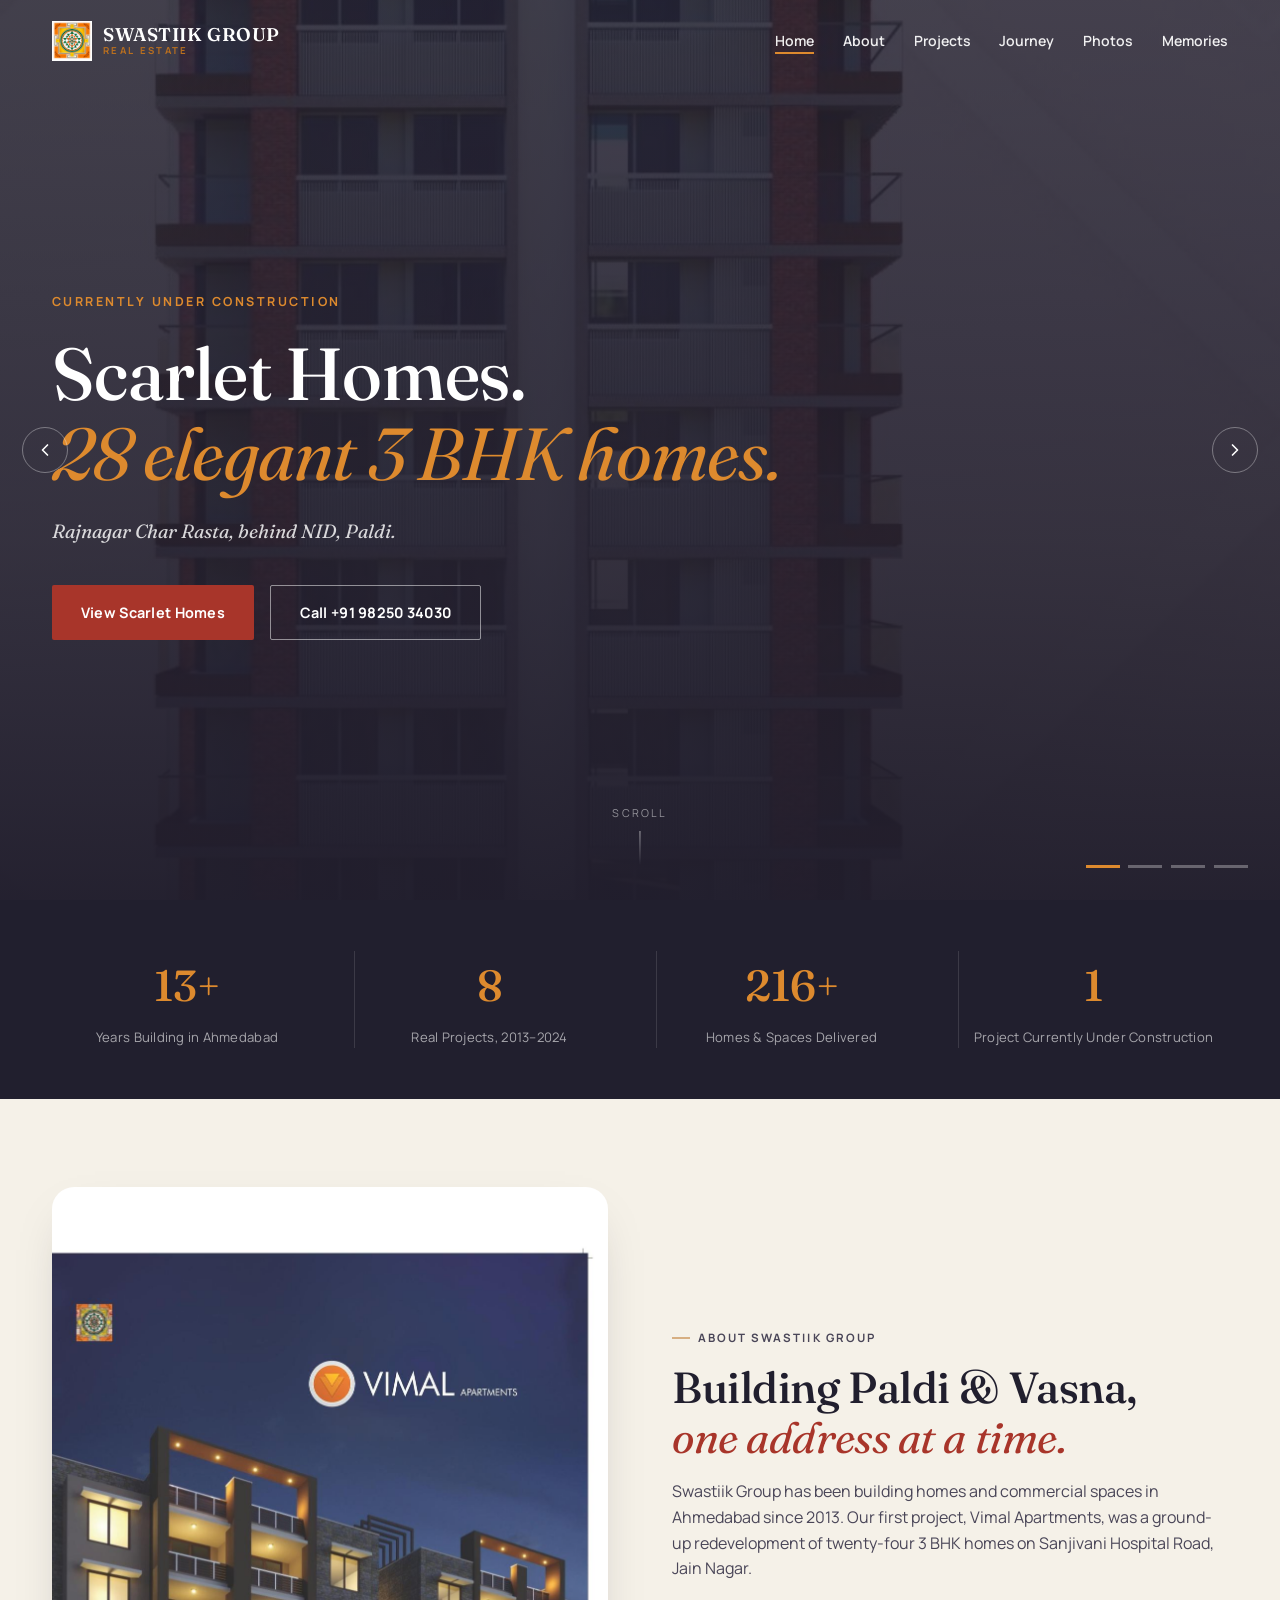
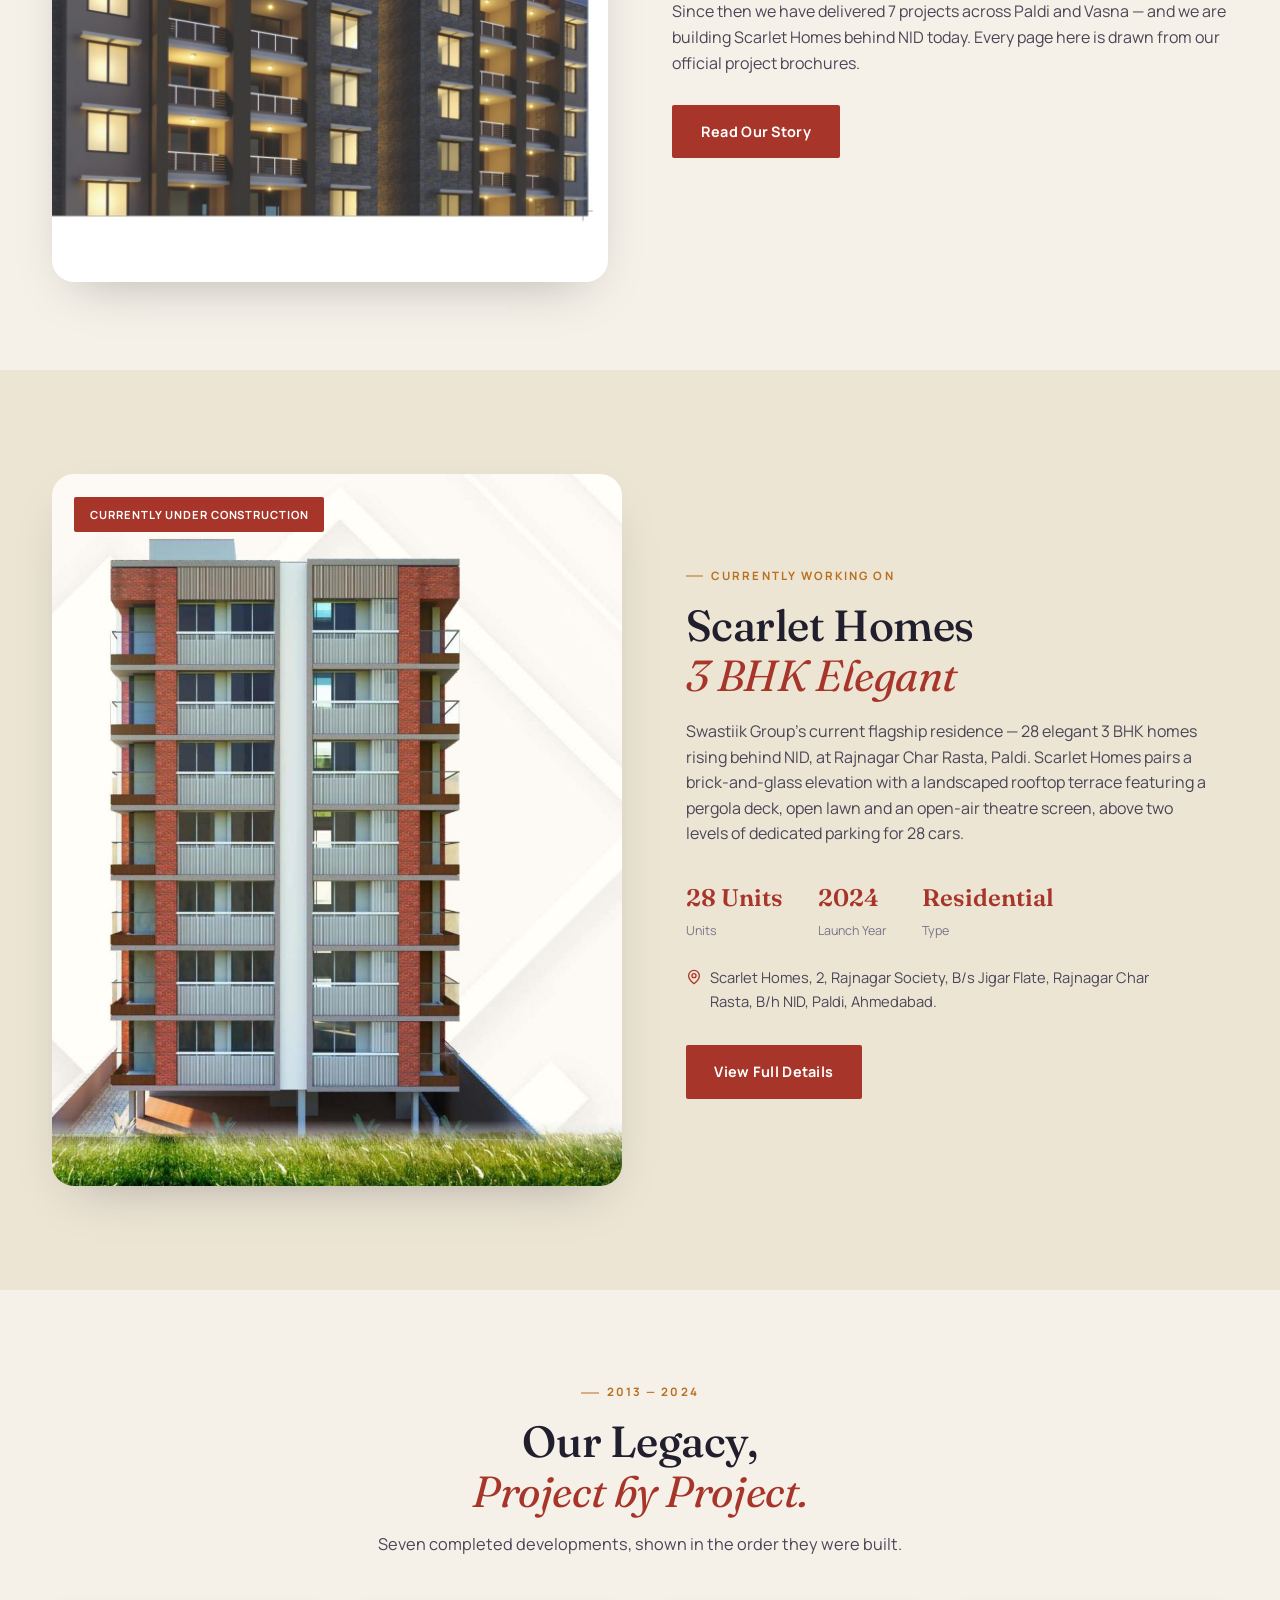
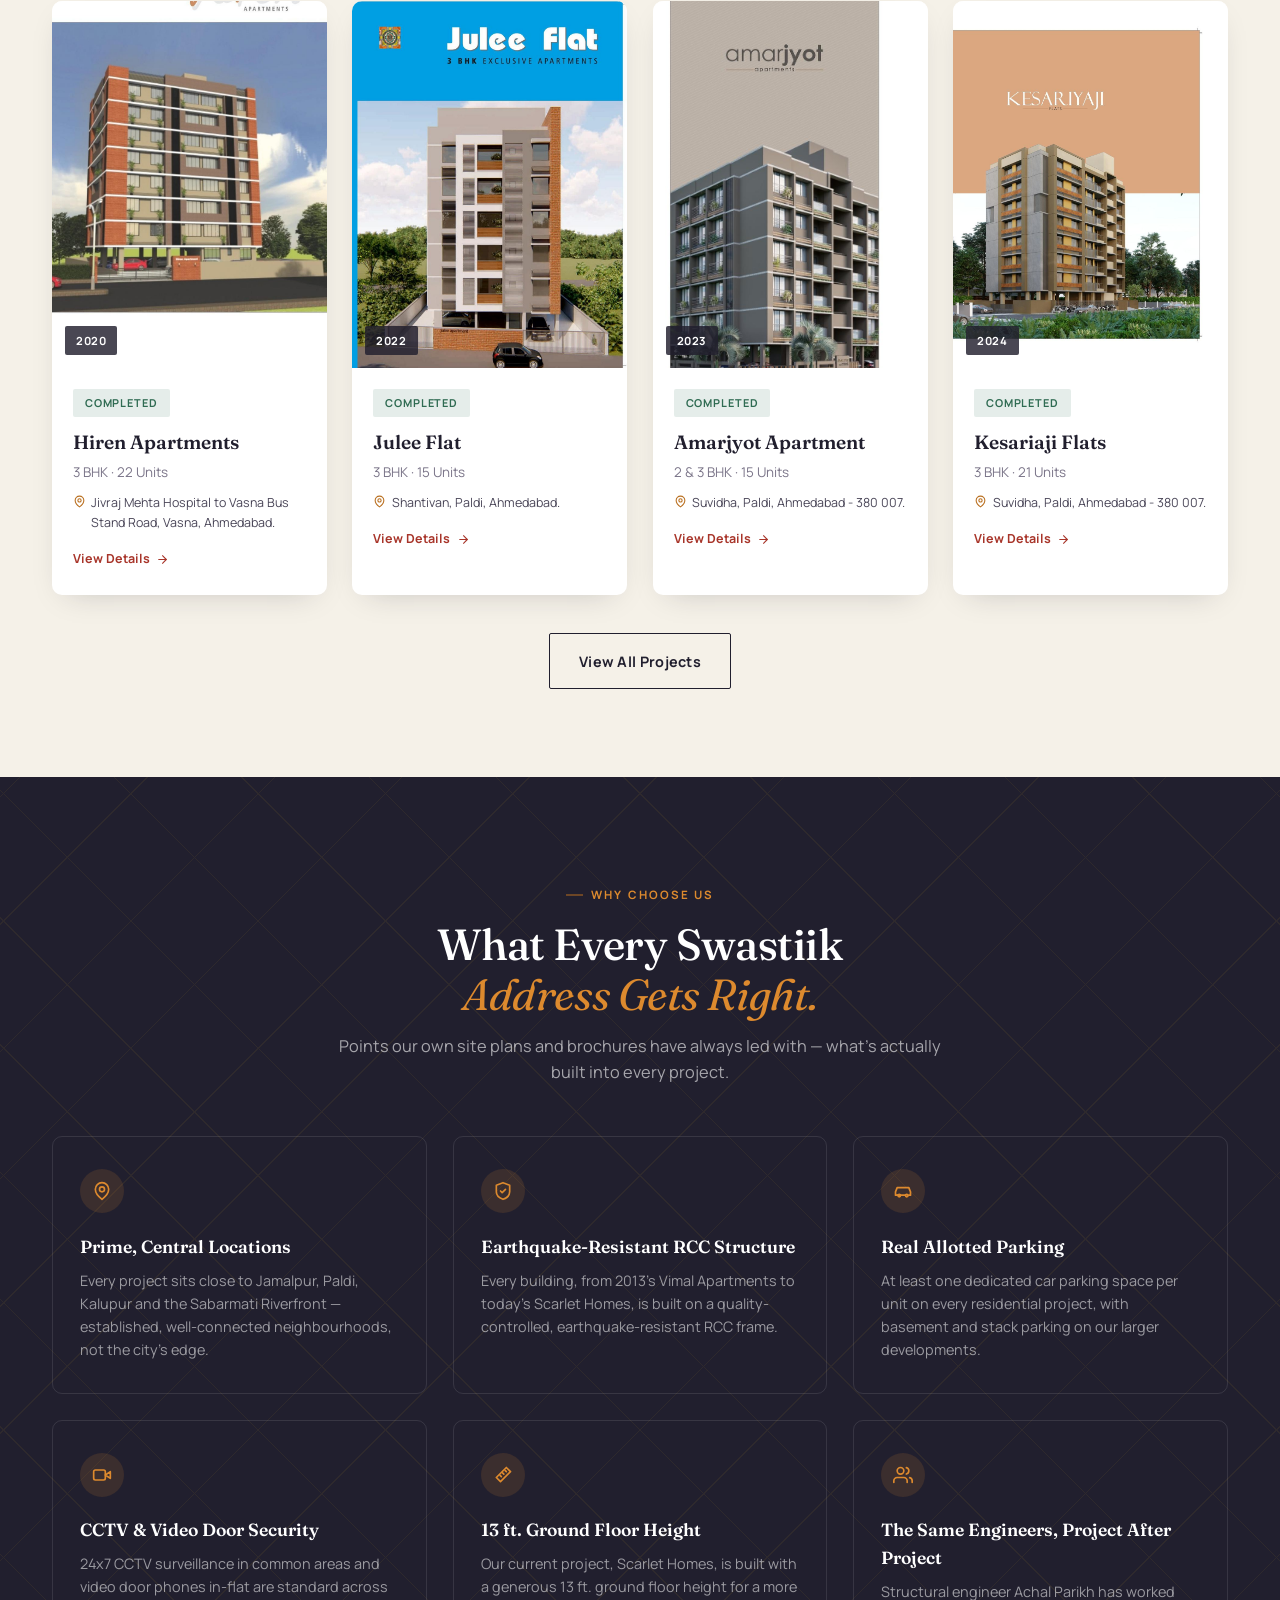
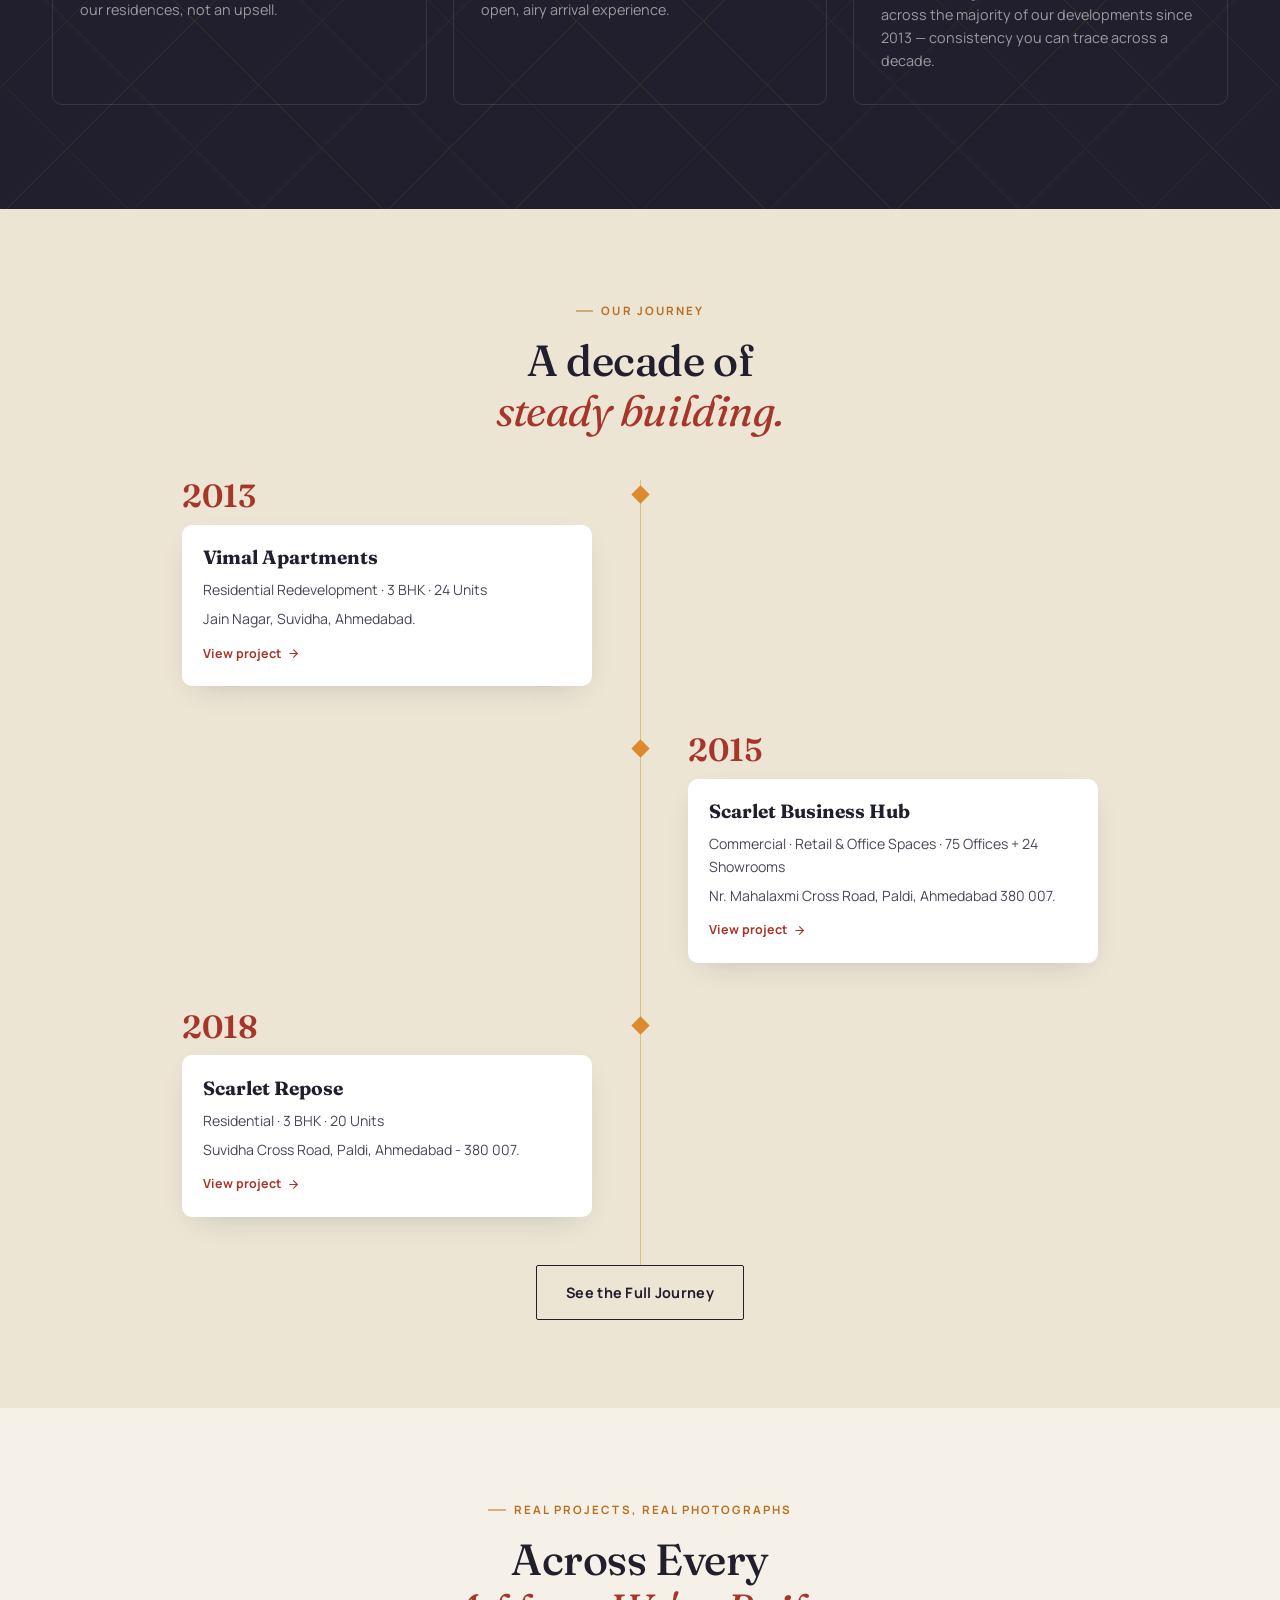
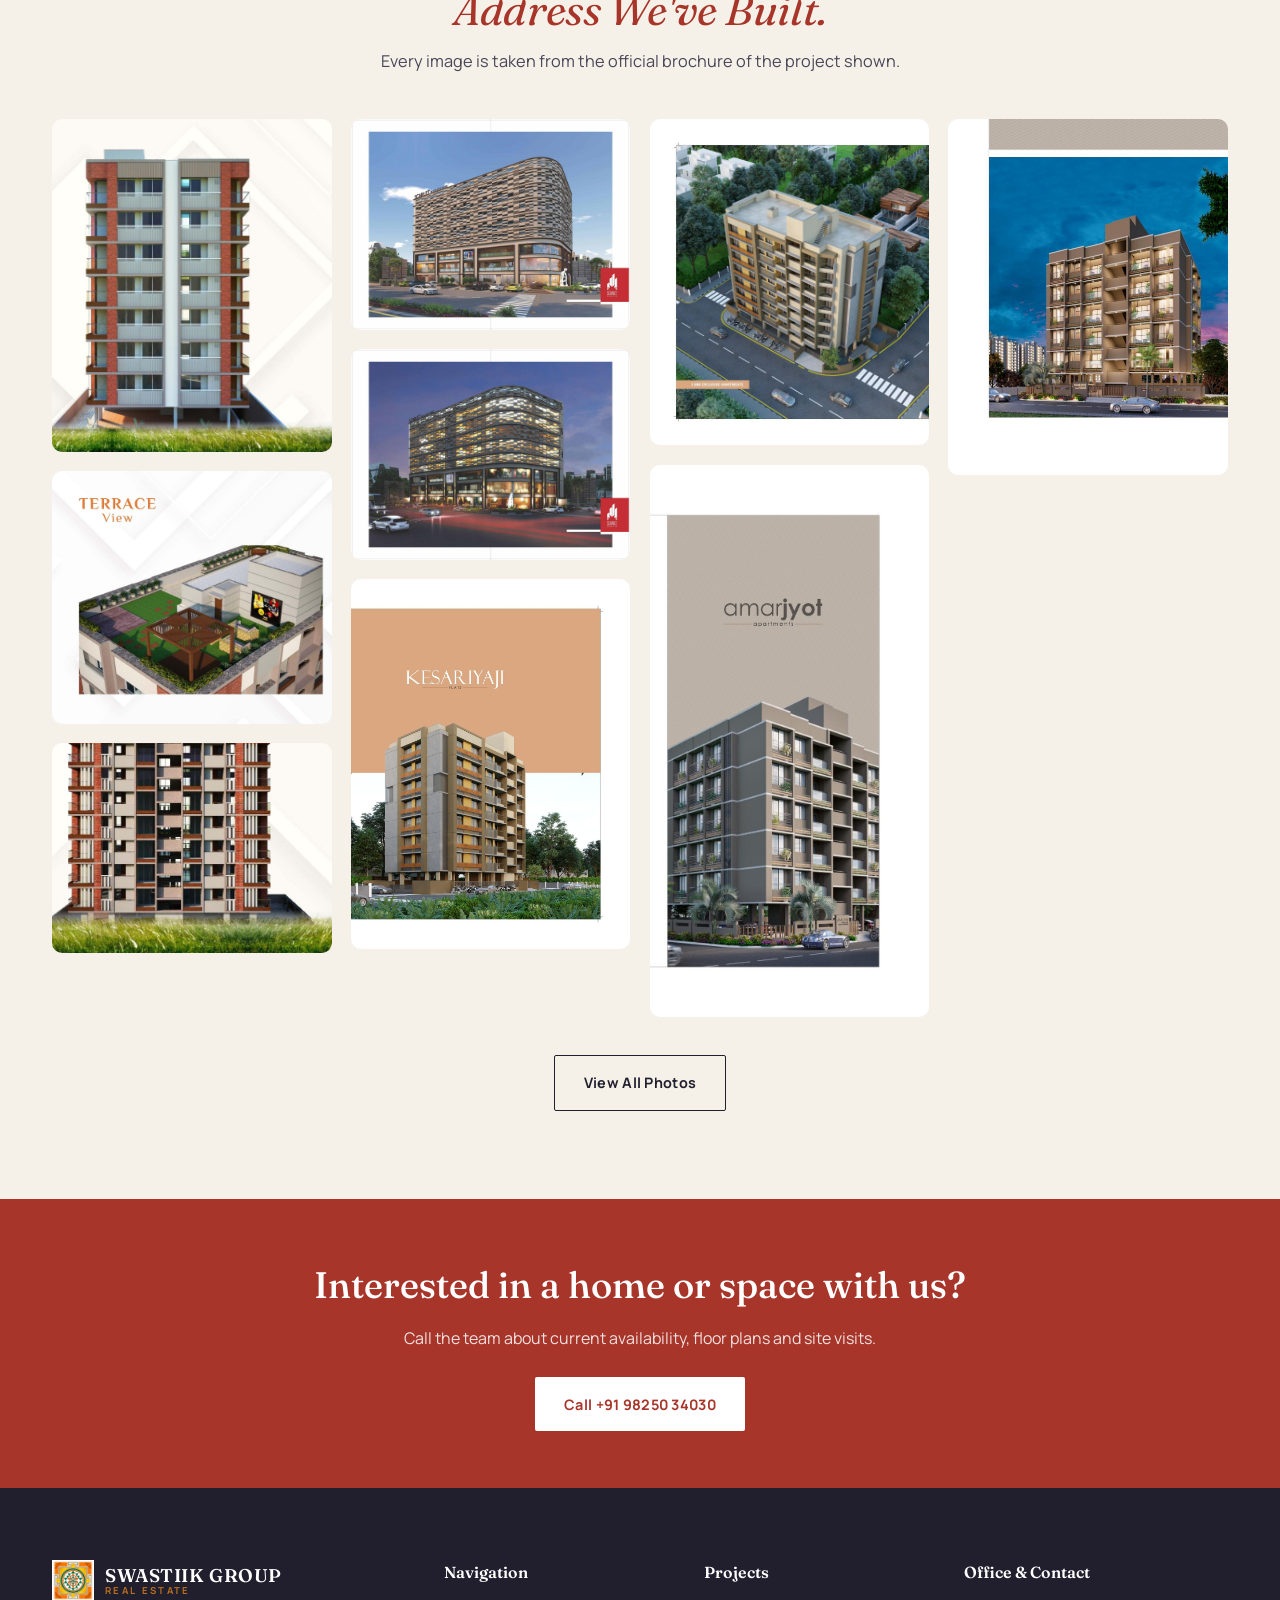
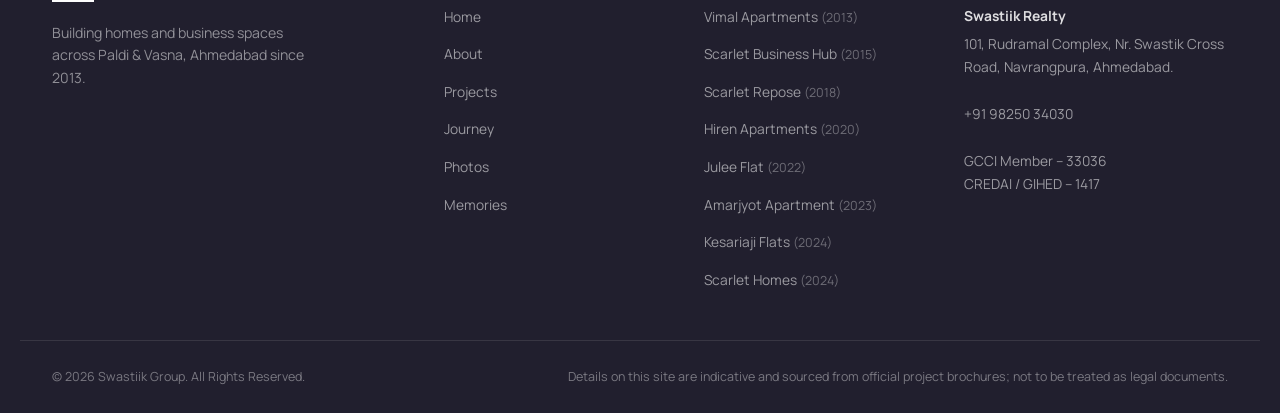
<file: index.html>
<!DOCTYPE html>
<html lang="en">
<head>
<meta charset="UTF-8">
<meta name="viewport" content="width=device-width, initial-scale=1.0, viewport-fit=cover">
<title>Swastiik Group | Real Estate Developers in Paldi, Ahmedabad</title>
<meta name="description" content="Swastiik Group has been building homes and commercial spaces across Paldi and Vasna, Ahmedabad since 2013 — from Vimal Apartments to the ongoing Scarlet Homes.">
<link rel="canonical" href="https://swastiikgroup.com/index.html">
<link rel="icon" type="image/png" href="images/favicon.png">
<meta property="og:title" content="Swastiik Group | Real Estate Developers in Paldi, Ahmedabad">
<meta property="og:description" content="Swastiik Group has been building homes and commercial spaces across Paldi and Vasna, Ahmedabad since 2013 — from Vimal Apartments to the ongoing Scarlet Homes.">
<meta property="og:type" content="website">
<meta property="og:url" content="https://swastiikgroup.com/index.html">
<meta property="og:image" content="https://swastiikgroup.com/images/projects/shomes_hero.jpg">
<meta name="theme-color" content="#211f2e">
<script>document.documentElement.classList.add("js")</script>
<link rel="preconnect" href="https://fonts.googleapis.com">
<link rel="preconnect" href="https://fonts.gstatic.com" crossorigin>
<link href="https://fonts.googleapis.com/css2?family=Fraunces:ital,wght@0,400;0,500;0,600;1,400;1,500&family=Manrope:wght@400;500;600;700;800&display=swap" rel="stylesheet">
<link rel="stylesheet" href="style.css">
<link rel="stylesheet" href="pages.css">
</head>
<body>
<div class="splash-screen" id="splashScreen"><div class="splash-mark"><div class="splash-ring"></div><img src="images/logo.png" alt="Swastiik Group"></div><p class="splash-wordmark">SWASTIIK <span>GROUP</span></p><p class="splash-sub">Building Since 2013</p></div>
<nav id="navbar" class="navbar">
 <div class="nav-container">
  <a href="index.html" class="nav-logo"><img src="images/logo.png" alt="Swastiik Group logo"><div class="logo-text"><span class="logo-name">SWASTIIK GROUP</span><span class="logo-sub">Real Estate</span></div></a>
  <ul class="nav-links"><li><a href="index.html" class="nav-link active">Home</a></li><li><a href="about.html" class="nav-link">About</a></li><li><a href="projects.html" class="nav-link">Projects</a></li><li><a href="journey.html" class="nav-link">Journey</a></li><li><a href="photo.html" class="nav-link">Photos</a></li><li><a href="memories.html" class="nav-link">Memories</a></li></ul>
  <button class="hamburger" id="hamburger" aria-label="Toggle menu" aria-expanded="false"><span></span><span></span><span></span></button>
 </div>
 <div class="mobile-menu" id="mobileMenu"><ul class="mobile-nav-links"><li><a href="index.html" class="mobile-nav-link active">Home</a></li><li><a href="about.html" class="mobile-nav-link">About</a></li><li><a href="projects.html" class="mobile-nav-link">Projects</a></li><li><a href="journey.html" class="mobile-nav-link">Journey</a></li><li><a href="photo.html" class="mobile-nav-link">Photos</a></li><li><a href="memories.html" class="mobile-nav-link">Memories</a></li></ul></div>
</nav>
<section class="hero" id="hero"><div class="slide active"><div class="hero-media"><img src="images/projects/shomes_hero.jpg" alt="" ></div><div class="hero-overlay"></div><div class="hero-content"><p class="hero-eyebrow">Currently Under Construction</p><h1 class="hero-title">Scarlet Homes.<br><em>28 elegant 3 BHK homes.</em></h1><p class="hero-sub">Rajnagar Char Rasta, behind NID, Paldi.</p><div class="hero-actions"><a href="project-scarlet-homes.html" class="btn btn-primary">View Scarlet Homes</a><a href="tel:+919825034030" class="btn btn-outline">Call +91 98250 34030</a></div></div></div><div class="slide"><div class="hero-media"><img src="images/projects/sbh_hero_night.jpg" alt="" loading=lazy></div><div class="hero-overlay"></div><div class="hero-content"><p class="hero-eyebrow">Commercial · 2015</p><h2 class="hero-title">Scarlet Business Hub.<br><em>An address built for business.</em></h2><p class="hero-sub">75 offices and 24 showrooms on Mahalaxmi Cross Road, Paldi.</p><div class="hero-actions"><a href="project-scarlet-business-hub.html" class="btn btn-primary">View project</a><a href="tel:+919825034030" class="btn btn-outline">Call +91 98250 34030</a></div></div></div><div class="slide"><div class="hero-media"><img src="images/projects/kesariaji_aerial.jpg" alt="" loading=lazy></div><div class="hero-overlay"></div><div class="hero-content"><p class="hero-eyebrow">Completed · 2024</p><h2 class="hero-title">Kesariaji Flats.<br><em>Back where the story began.</em></h2><p class="hero-sub">21 homes opposite Vimal Apartment, near Hirabaug Crossing.</p><div class="hero-actions"><a href="project-kesariaji.html" class="btn btn-primary">View project</a><a href="tel:+919825034030" class="btn btn-outline">Call +91 98250 34030</a></div></div></div><div class="slide"><div class="hero-media"><img src="images/projects/amarjyot_dusk.jpg" alt="" loading=lazy></div><div class="hero-overlay"></div><div class="hero-content"><p class="hero-eyebrow">Swastiik Group — Building Since 2013</p><h2 class="hero-title">Eight Real Projects.<br><em>One Growing Legacy in Paldi.</em></h2><p class="hero-sub">Residential and commercial developments across Paldi and Vasna, Ahmedabad.</p><div class="hero-actions"><a href="projects.html" class="btn btn-primary">Explore All Projects</a><a href="tel:+919825034030" class="btn btn-outline">Call +91 98250 34030</a></div></div></div>
<button class="hero-arrow prev" aria-label="Previous slide"><i data-lucide="chev-l" class=""></i></button><button class="hero-arrow next" aria-label="Next slide"><i data-lucide="chev-r" class=""></i></button>
<div class="hero-dots"></div><div class="hero-scroll-indicator"><span>Scroll</span><div class="scroll-line"></div></div></section>
<section class="stats-section"><div class="stats-grid">
<div class="stat-item"><span class="stat-number" data-count="13">0</span><span class="stat-suffix">+</span><p class="stat-label">Years Building in Ahmedabad</p></div>
<div class="stat-item"><span class="stat-number" data-count="8">0</span><p class="stat-label">Real Projects, 2013–2024</p></div>
<div class="stat-item"><span class="stat-number" data-count="216">0</span><span class="stat-suffix">+</span><p class="stat-label">Homes &amp; Spaces Delivered</p></div>
<div class="stat-item"><span class="stat-display">1</span><p class="stat-label">Project Currently Under Construction</p></div></div></section>
<section class="section"><div class="container split">
<div class="split-media reveal"><img src="images/projects/vimal_hero.jpg" alt="Vimal Apartments, our first project" loading="lazy"></div>
<div class="reveal"><p class="section-eyebrow">About Swastiik Group</p><h2 class="section-title">Building Paldi &amp; Vasna,<br><em>one address at a time.</em></h2>
<p>Swastiik Group has been building homes and commercial spaces in Ahmedabad since 2013. Our first project, Vimal Apartments, was a ground-up redevelopment of twenty-four 3 BHK homes on Sanjivani Hospital Road, Jain Nagar.</p>
<p>Since then we have delivered 7 projects across Paldi and Vasna — and we are building Scarlet Homes behind NID today. Every page here is drawn from our official project brochures.</p>
<a class="btn btn-primary" href="about.html">Read Our Story</a></div></div></section>
<section class="spotlight-section"><div class="spotlight-inner">
<div class="spotlight-media reveal"><img src="images/projects/shomes_hero.jpg" alt="Scarlet Homes elevation"><span class="spotlight-tag">Currently Under Construction</span></div>
<div class="spotlight-content reveal"><p class="section-eyebrow">Currently Working On</p><h2 class="section-title">Scarlet Homes<br><em>3 BHK Elegant</em></h2>
<p class="spotlight-desc">Swastiik Group&#x27;s current flagship residence — 28 elegant 3 BHK homes rising behind NID, at Rajnagar Char Rasta, Paldi. Scarlet Homes pairs a brick-and-glass elevation with a landscaped rooftop terrace featuring a pergola deck, open lawn and an open-air theatre screen, above two levels of dedicated parking for 28 cars.</p>
<div class="spotlight-facts"><div class="spotlight-fact"><span>28 Units</span><p>Units</p></div><div class="spotlight-fact"><span>2024</span><p>Launch Year</p></div><div class="spotlight-fact"><span>Residential</span><p>Type</p></div></div>
<p class="spotlight-address"><i data-lucide="map-pin" class=""></i> Scarlet Homes, 2, Rajnagar Society, B/s Jigar Flate, Rajnagar Char Rasta, B/h NID, Paldi, Ahmedabad.</p><a class="btn btn-primary" href="project-scarlet-homes.html">View Full Details</a></div></div></section>
<section class="section"><div class="section-header"><p class="section-eyebrow">2013 — 2024</p><h2 class="section-title">Our Legacy,<br><em>Project by Project.</em></h2><p class="section-desc">Seven completed developments, shown in the order they were built.</p></div>
<div class="projects-grid"><a class="project-card reveal" href="project-hiren.html"><div class="project-card-media"><img src="images/projects/hiren_hero.jpg" alt="Hiren Apartments elevation" loading="lazy" width="600" height="800"><span class="project-year-tag">2020</span></div><div class="project-card-body"><span class="badge badge-completed">Completed</span><h3>Hiren Apartments</h3><p class="project-card-meta">3 BHK &middot; 22 Units</p><p class="project-card-loc"><i data-lucide="map-pin" class=""></i> Jivraj Mehta Hospital to Vasna Bus Stand Road, Vasna, Ahmedabad.</p><span class="project-card-link">View Details <i data-lucide="arrow-right" class=""></i></span></div></a><a class="project-card reveal" href="project-julee.html"><div class="project-card-media"><img src="images/projects/julee_hero.jpg" alt="Julee Flat elevation" loading="lazy" width="600" height="800"><span class="project-year-tag">2022</span></div><div class="project-card-body"><span class="badge badge-completed">Completed</span><h3>Julee Flat</h3><p class="project-card-meta">3 BHK &middot; 15 Units</p><p class="project-card-loc"><i data-lucide="map-pin" class=""></i> Shantivan, Paldi, Ahmedabad.</p><span class="project-card-link">View Details <i data-lucide="arrow-right" class=""></i></span></div></a><a class="project-card reveal" href="project-amarjyot.html"><div class="project-card-media"><img src="images/projects/amarjyot_hero.jpg" alt="Amarjyot Apartment elevation" loading="lazy" width="600" height="800"><span class="project-year-tag">2023</span></div><div class="project-card-body"><span class="badge badge-completed">Completed</span><h3>Amarjyot Apartment</h3><p class="project-card-meta">2 &amp; 3 BHK &middot; 15 Units</p><p class="project-card-loc"><i data-lucide="map-pin" class=""></i> Suvidha, Paldi, Ahmedabad - 380 007.</p><span class="project-card-link">View Details <i data-lucide="arrow-right" class=""></i></span></div></a><a class="project-card reveal" href="project-kesariaji.html"><div class="project-card-media"><img src="images/projects/kesariaji_hero.jpg" alt="Kesariaji Flats elevation" loading="lazy" width="600" height="800"><span class="project-year-tag">2024</span></div><div class="project-card-body"><span class="badge badge-completed">Completed</span><h3>Kesariaji Flats</h3><p class="project-card-meta">3 BHK &middot; 21 Units</p><p class="project-card-loc"><i data-lucide="map-pin" class=""></i> Suvidha, Paldi, Ahmedabad - 380 007.</p><span class="project-card-link">View Details <i data-lucide="arrow-right" class=""></i></span></div></a></div>
<p class="center mt-2"><a class="btn btn-dark" href="projects.html">View All Projects</a></p></section>
<section class="whyus-section"><div class="yantra-lines"></div><div style="position:relative;z-index:1"><div class="section-header"><p class="section-eyebrow" style="color:var(--color-saffron)">Why Choose Us</p><h2 class="section-title section-title-light">What Every Swastiik<br><em>Address Gets Right.</em></h2><p class="section-desc" style=color:rgba(255,255,255,.6)>Points our own site plans and brochures have always led with — what's actually built into every project.</p></div></div><div class="whyus-grid"><div class="whyus-card reveal"><div class="whyus-icon"><i data-lucide="map-pin" class=""></i></div><h3>Prime, Central Locations</h3><p>Every project sits close to Jamalpur, Paldi, Kalupur and the Sabarmati Riverfront — established, well-connected neighbourhoods, not the city's edge.</p></div><div class="whyus-card reveal"><div class="whyus-icon"><i data-lucide="shield-check" class=""></i></div><h3>Earthquake-Resistant RCC Structure</h3><p>Every building, from 2013's Vimal Apartments to today's Scarlet Homes, is built on a quality-controlled, earthquake-resistant RCC frame.</p></div><div class="whyus-card reveal"><div class="whyus-icon"><i data-lucide="car" class=""></i></div><h3>Real Allotted Parking</h3><p>At least one dedicated car parking space per unit on every residential project, with basement and stack parking on our larger developments.</p></div><div class="whyus-card reveal"><div class="whyus-icon"><i data-lucide="video" class=""></i></div><h3>CCTV &amp; Video Door Security</h3><p>24x7 CCTV surveillance in common areas and video door phones in-flat are standard across our residences, not an upsell.</p></div><div class="whyus-card reveal"><div class="whyus-icon"><i data-lucide="ruler" class=""></i></div><h3>13 ft. Ground Floor Height</h3><p>Our current project, Scarlet Homes, is built with a generous 13 ft. ground floor height for a more open, airy arrival experience.</p></div><div class="whyus-card reveal"><div class="whyus-icon"><i data-lucide="users" class=""></i></div><h3>The Same Engineers, Project After Project</h3><p>Structural engineer Achal Parikh has worked across the majority of our developments since 2013 — consistency you can trace across a decade.</p></div></div></section>
<section class="section alt"><div class="section-header"><p class="section-eyebrow">Our Journey</p><h2 class="section-title">A decade of<br><em>steady building.</em></h2></div><div class="timeline compact"><div class="tl-item reveal"><div class="tl-year">2013</div><div class="tl-card"><div class="tl-body"><h3>Vimal Apartments</h3><p>Residential Redevelopment &middot; 3 BHK &middot; 24 Units</p><p>Jain Nagar, Suvidha, Ahmedabad.</p><a class="project-card-link" href="project-vimal.html">View project <i data-lucide="arrow-right" class=""></i></a></div></div></div><div class="tl-item reveal"><div class="tl-year">2015</div><div class="tl-card"><div class="tl-body"><h3>Scarlet Business Hub</h3><p>Commercial &middot; Retail &amp; Office Spaces &middot; 75 Offices + 24 Showrooms</p><p>Nr. Mahalaxmi Cross Road, Paldi, Ahmedabad 380 007.</p><a class="project-card-link" href="project-scarlet-business-hub.html">View project <i data-lucide="arrow-right" class=""></i></a></div></div></div><div class="tl-item reveal"><div class="tl-year">2018</div><div class="tl-card"><div class="tl-body"><h3>Scarlet Repose</h3><p>Residential &middot; 3 BHK &middot; 20 Units</p><p>Suvidha Cross Road, Paldi, Ahmedabad - 380 007.</p><a class="project-card-link" href="project-scarlet-repose.html">View project <i data-lucide="arrow-right" class=""></i></a></div></div></div></div><p class="center"><a class="btn btn-dark" href="journey.html">See the Full Journey</a></p></section>
<section class="section"><div class="section-header"><p class="section-eyebrow">Real Projects, Real Photographs</p><h2 class="section-title">Across Every<br><em>Address We've Built.</em></h2><p class="section-desc">Every image is taken from the official brochure of the project shown.</p></div>
<div class="gallery-masonry"><a class="gallery-item reveal" href="images/projects/shomes_hero.jpg" data-lb data-cap="Scarlet Homes · 2024"><img src="images/projects/shomes_hero.jpg" alt="Scarlet Homes, 2024" loading="lazy"><div class="gallery-caption">Scarlet Homes &middot; 2024</div></a><a class="gallery-item reveal" href="images/projects/shomes_terrace.jpg" data-lb data-cap="Scarlet Homes · 2024"><img src="images/projects/shomes_terrace.jpg" alt="Scarlet Homes, 2024" loading="lazy"><div class="gallery-caption">Scarlet Homes &middot; 2024</div></a><a class="gallery-item reveal" href="images/projects/shomes_small.jpg" data-lb data-cap="Scarlet Homes · 2024"><img src="images/projects/shomes_small.jpg" alt="Scarlet Homes, 2024" loading="lazy"><div class="gallery-caption">Scarlet Homes &middot; 2024</div></a><a class="gallery-item reveal" href="images/projects/sbh_hero_day.jpg" data-lb data-cap="Scarlet Business Hub · 2015"><img src="images/projects/sbh_hero_day.jpg" alt="Scarlet Business Hub, 2015" loading="lazy"><div class="gallery-caption">Scarlet Business Hub &middot; 2015</div></a><a class="gallery-item reveal" href="images/projects/sbh_hero_night.jpg" data-lb data-cap="Scarlet Business Hub · 2015"><img src="images/projects/sbh_hero_night.jpg" alt="Scarlet Business Hub, 2015" loading="lazy"><div class="gallery-caption">Scarlet Business Hub &middot; 2015</div></a><a class="gallery-item reveal" href="images/projects/kesariaji_hero.jpg" data-lb data-cap="Kesariaji Flats · 2024"><img src="images/projects/kesariaji_hero.jpg" alt="Kesariaji Flats, 2024" loading="lazy"><div class="gallery-caption">Kesariaji Flats &middot; 2024</div></a><a class="gallery-item reveal" href="images/projects/kesariaji_aerial.jpg" data-lb data-cap="Kesariaji Flats · 2024"><img src="images/projects/kesariaji_aerial.jpg" alt="Kesariaji Flats, 2024" loading="lazy"><div class="gallery-caption">Kesariaji Flats &middot; 2024</div></a><a class="gallery-item reveal" href="images/projects/amarjyot_hero.jpg" data-lb data-cap="Amarjyot Apartment · 2023"><img src="images/projects/amarjyot_hero.jpg" alt="Amarjyot Apartment, 2023" loading="lazy"><div class="gallery-caption">Amarjyot Apartment &middot; 2023</div></a><a class="gallery-item reveal" href="images/projects/amarjyot_dusk.jpg" data-lb data-cap="Amarjyot Apartment · 2023"><img src="images/projects/amarjyot_dusk.jpg" alt="Amarjyot Apartment, 2023" loading="lazy"><div class="gallery-caption">Amarjyot Apartment &middot; 2023</div></a></div><p class="center mt-2"><a class="btn btn-dark" href="photo.html">View All Photos</a></p></section>
<section class="cta-band"><div class="container reveal"><h2>Interested in a home or space with us?</h2><p>Call the team about current availability, floor plans and site visits.</p><a class="btn" href="tel:+919825034030">Call +91 98250 34030</a></div></section>
<footer class="footer">
 <div class="footer-inner">
  <div class="footer-brand">
   <div class="footer-logo"><img src="images/logo.png" alt="Swastiik Group logo"><div class="logo-text"><span class="logo-name">SWASTIIK GROUP</span><span class="logo-sub">Real Estate</span></div></div>
   <p class="footer-tagline">Building homes and business spaces across Paldi &amp; Vasna, Ahmedabad since 2013.</p>
  </div>
  <div class="footer-col"><h4>Navigation</h4><ul><li><a href="index.html">Home</a></li><li><a href="about.html">About</a></li><li><a href="projects.html">Projects</a></li><li><a href="journey.html">Journey</a></li><li><a href="photo.html">Photos</a></li><li><a href="memories.html">Memories</a></li></ul></div>
  <div class="footer-col"><h4>Projects</h4><ul><li><a href="project-vimal.html">Vimal Apartments <span>(2013)</span></a></li><li><a href="project-scarlet-business-hub.html">Scarlet Business Hub <span>(2015)</span></a></li><li><a href="project-scarlet-repose.html">Scarlet Repose <span>(2018)</span></a></li><li><a href="project-hiren.html">Hiren Apartments <span>(2020)</span></a></li><li><a href="project-julee.html">Julee Flat <span>(2022)</span></a></li><li><a href="project-amarjyot.html">Amarjyot Apartment <span>(2023)</span></a></li><li><a href="project-kesariaji.html">Kesariaji Flats <span>(2024)</span></a></li><li><a href="project-scarlet-homes.html">Scarlet Homes <span>(2024)</span></a></li></ul></div>
  <div class="footer-col"><h4>Office &amp; Contact</h4><div class="footer-address-block"><strong>Swastiik Realty</strong>101, Rudramal Complex, Nr. Swastik Cross Road, Navrangpura, Ahmedabad.<br><br><a href="tel:+919825034030">+91 98250 34030</a><br><br>GCCI Member &ndash; 33036<br>CREDAI / GIHED &ndash; 1417</div></div>
 </div>
 <div class="footer-bottom"><p>&copy; 2026 Swastiik Group. All Rights Reserved.</p>
  <div class="footer-legal"><span>Details on this site are indicative and sourced from official project brochures; not to be treated as legal documents.</span></div></div>
</footer>
<script src="site.js"></script>
</body>
</html>
</file>
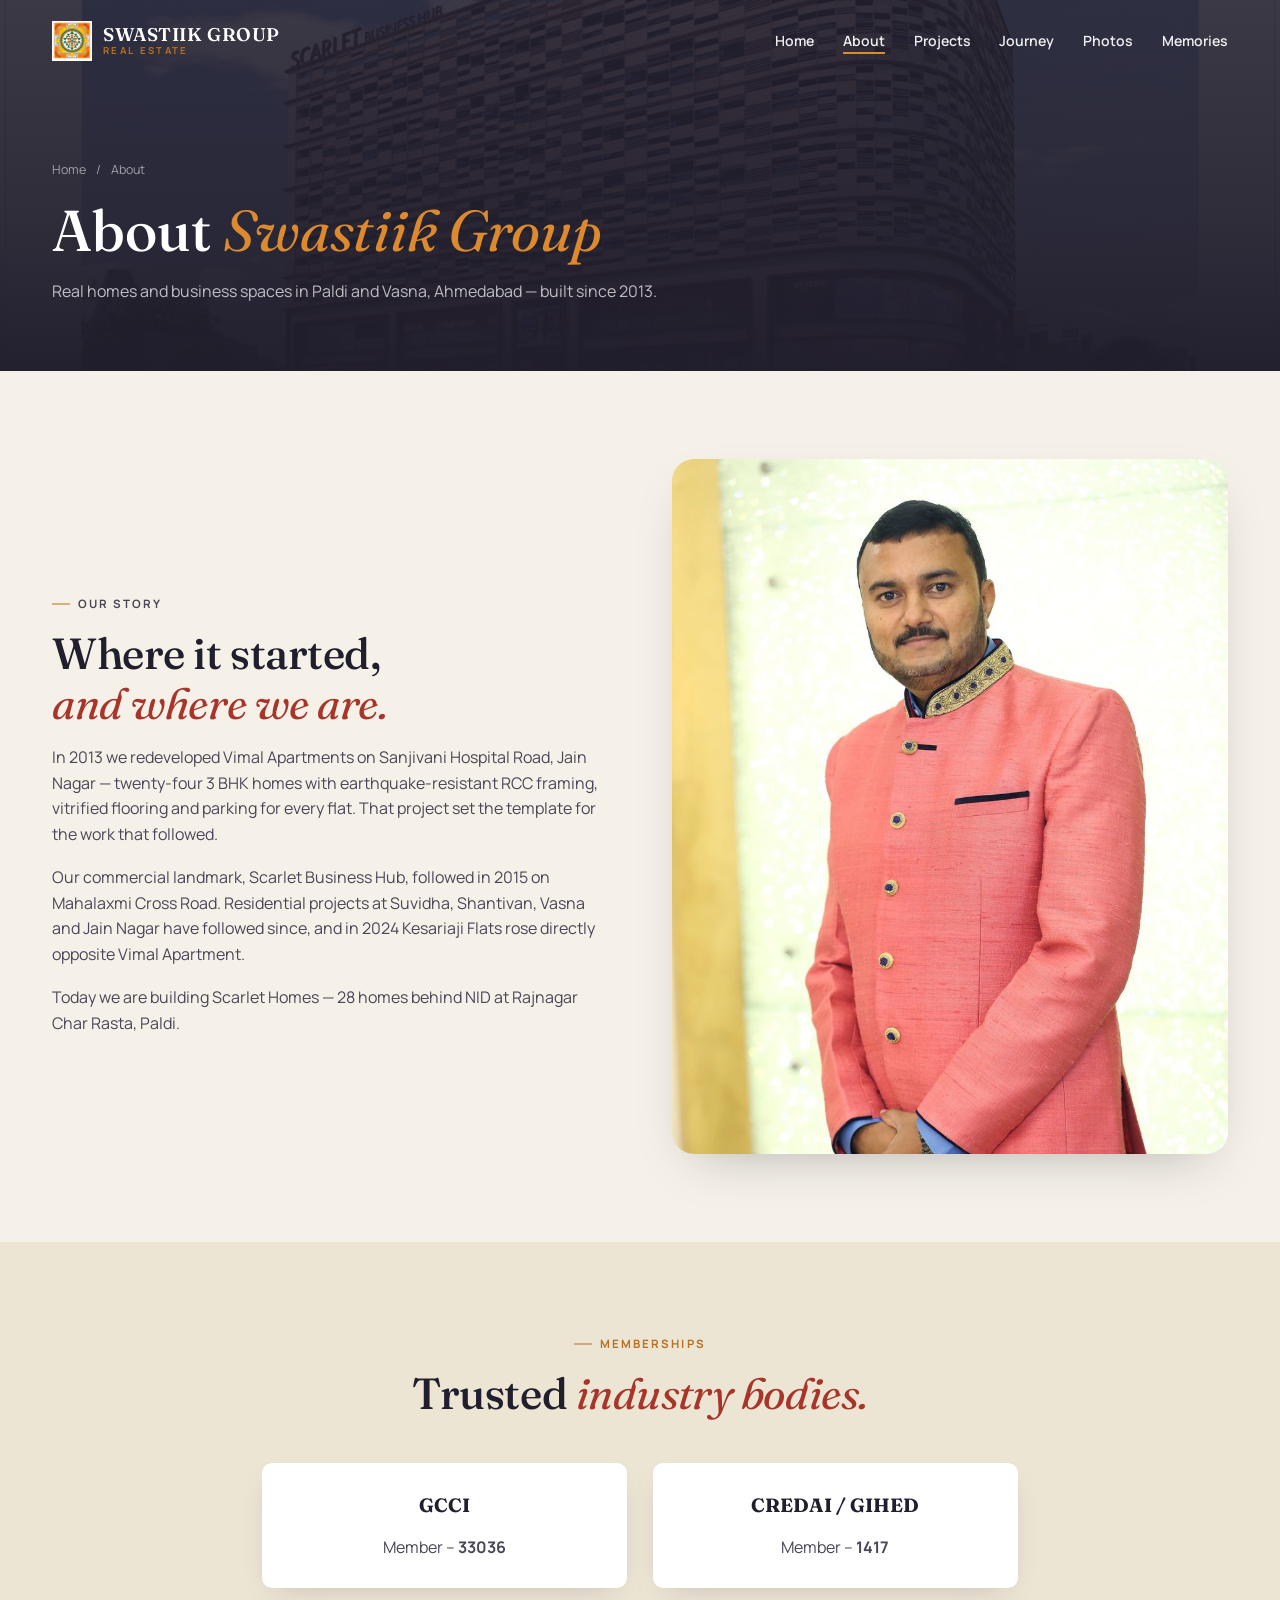
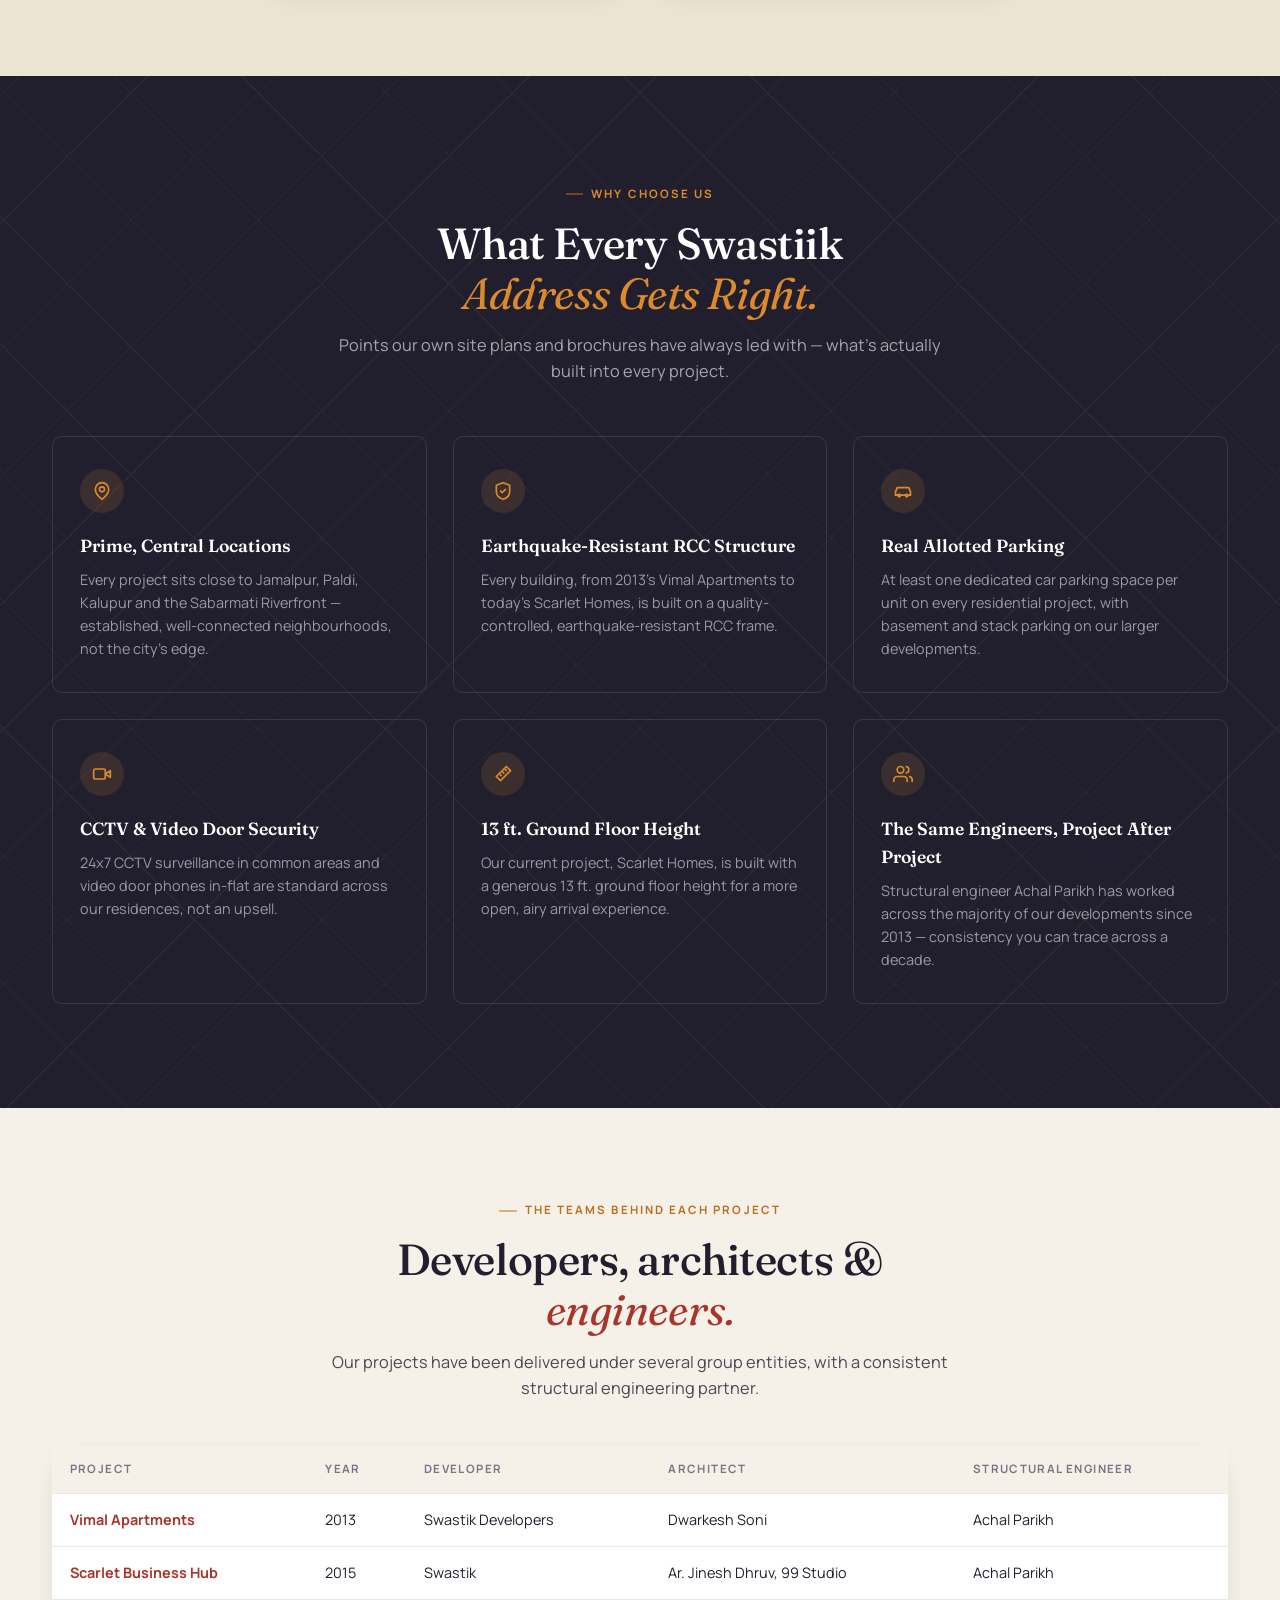
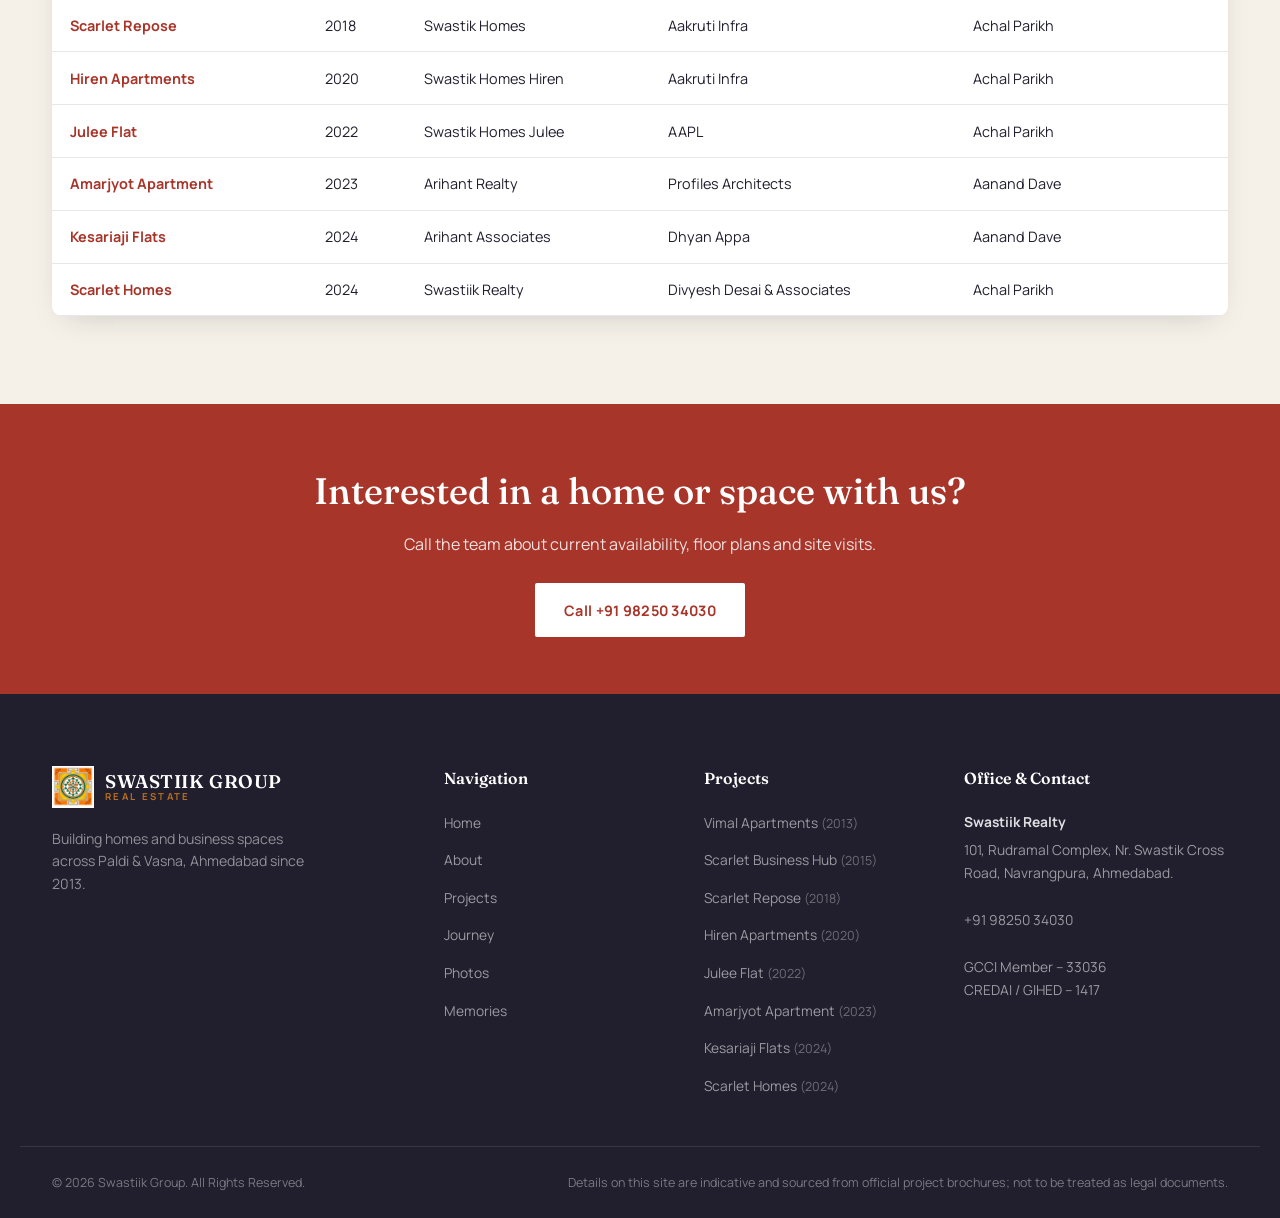
<file: about.html>
<!DOCTYPE html>
<html lang="en">
<head>
<meta charset="UTF-8">
<meta name="viewport" content="width=device-width, initial-scale=1.0, viewport-fit=cover">
<title>About Us | Swastiik Group, Ahmedabad</title>
<meta name="description" content="The story of Swastiik Group — residential and commercial real estate developers in Paldi and Vasna, Ahmedabad, since 2013.">
<link rel="canonical" href="https://swastiikgroup.com/about.html">
<link rel="icon" type="image/png" href="images/favicon.png">
<meta property="og:title" content="About Us | Swastiik Group, Ahmedabad">
<meta property="og:description" content="The story of Swastiik Group — residential and commercial real estate developers in Paldi and Vasna, Ahmedabad, since 2013.">
<meta property="og:type" content="website">
<meta property="og:url" content="https://swastiikgroup.com/about.html">
<meta property="og:image" content="https://swastiikgroup.com/images/projects/sbh_hero_day.jpg">
<meta name="theme-color" content="#211f2e">
<script>document.documentElement.classList.add("js")</script>
<link rel="preconnect" href="https://fonts.googleapis.com">
<link rel="preconnect" href="https://fonts.gstatic.com" crossorigin>
<link href="https://fonts.googleapis.com/css2?family=Fraunces:ital,wght@0,400;0,500;0,600;1,400;1,500&family=Manrope:wght@400;500;600;700;800&display=swap" rel="stylesheet">
<link rel="stylesheet" href="style.css">
<link rel="stylesheet" href="pages.css">
</head>
<body>

<nav id="navbar" class="navbar">
 <div class="nav-container">
  <a href="index.html" class="nav-logo"><img src="images/logo.png" alt="Swastiik Group logo"><div class="logo-text"><span class="logo-name">SWASTIIK GROUP</span><span class="logo-sub">Real Estate</span></div></a>
  <ul class="nav-links"><li><a href="index.html" class="nav-link">Home</a></li><li><a href="about.html" class="nav-link active">About</a></li><li><a href="projects.html" class="nav-link">Projects</a></li><li><a href="journey.html" class="nav-link">Journey</a></li><li><a href="photo.html" class="nav-link">Photos</a></li><li><a href="memories.html" class="nav-link">Memories</a></li></ul>
  <button class="hamburger" id="hamburger" aria-label="Toggle menu" aria-expanded="false"><span></span><span></span><span></span></button>
 </div>
 <div class="mobile-menu" id="mobileMenu"><ul class="mobile-nav-links"><li><a href="index.html" class="mobile-nav-link">Home</a></li><li><a href="about.html" class="mobile-nav-link active">About</a></li><li><a href="projects.html" class="mobile-nav-link">Projects</a></li><li><a href="journey.html" class="mobile-nav-link">Journey</a></li><li><a href="photo.html" class="mobile-nav-link">Photos</a></li><li><a href="memories.html" class="mobile-nav-link">Memories</a></li></ul></div>
</nav>
<header class="page-hero"><div class="hero-media"><img src="images/projects/sbh_hero_day.jpg" alt=""></div><div class="hero-overlay"></div><div class="container"><p class="crumbs"><a href="index.html">Home</a> <span>/</span> About</p><h1>About <em>Swastiik Group</em></h1><p class="lead">Real homes and business spaces in Paldi and Vasna, Ahmedabad — built since 2013.</p></div></header>
<section class="section"><div class="container split"><div class="reveal"><p class="section-eyebrow">Our Story</p><h2 class="section-title">Where it started,<br><em>and where we are.</em></h2>
<p>In 2013 we redeveloped Vimal Apartments on Sanjivani Hospital Road, Jain Nagar — twenty-four 3 BHK homes with earthquake-resistant RCC framing, vitrified flooring and parking for every flat. That project set the template for the work that followed.</p>
<p>Our commercial landmark, Scarlet Business Hub, followed in 2015 on Mahalaxmi Cross Road. Residential projects at Suvidha, Shantivan, Vasna and Jain Nagar have followed since, and in 2024 Kesariaji Flats rose directly opposite Vimal Apartment.</p>
<p>Today we are building Scarlet Homes — 28 homes behind NID at Rajnagar Char Rasta, Paldi.</p></div>
<div class="split-media reveal"><img src="images/about.jpg" alt="Swastiik Group" loading="lazy" style="object-position:50% 18%"></div></div></section>
<section class="section alt"><div class="section-header"><p class="section-eyebrow">Memberships</p><h2 class="section-title">Trusted <em>industry bodies.</em></h2></div><div class="container grid-3" style="max-width:820px;grid-template-columns:1fr 1fr"><div class="card reveal center"><h3>GCCI</h3><p class="lead-p" style="color:var(--color-ink-soft)">Member &ndash; <strong>33036</strong></p></div><div class="card reveal center"><h3>CREDAI / GIHED</h3><p class="lead-p" style="color:var(--color-ink-soft)">Member &ndash; <strong>1417</strong></p></div></div></section>
<section class="whyus-section"><div class="yantra-lines"></div><div style="position:relative;z-index:1"><div class="section-header"><p class="section-eyebrow" style="color:var(--color-saffron)">Why Choose Us</p><h2 class="section-title section-title-light">What Every Swastiik<br><em>Address Gets Right.</em></h2><p class="section-desc" style=color:rgba(255,255,255,.6)>Points our own site plans and brochures have always led with — what's actually built into every project.</p></div></div><div class="whyus-grid"><div class="whyus-card reveal"><div class="whyus-icon"><i data-lucide="map-pin" class=""></i></div><h3>Prime, Central Locations</h3><p>Every project sits close to Jamalpur, Paldi, Kalupur and the Sabarmati Riverfront — established, well-connected neighbourhoods, not the city's edge.</p></div><div class="whyus-card reveal"><div class="whyus-icon"><i data-lucide="shield-check" class=""></i></div><h3>Earthquake-Resistant RCC Structure</h3><p>Every building, from 2013's Vimal Apartments to today's Scarlet Homes, is built on a quality-controlled, earthquake-resistant RCC frame.</p></div><div class="whyus-card reveal"><div class="whyus-icon"><i data-lucide="car" class=""></i></div><h3>Real Allotted Parking</h3><p>At least one dedicated car parking space per unit on every residential project, with basement and stack parking on our larger developments.</p></div><div class="whyus-card reveal"><div class="whyus-icon"><i data-lucide="video" class=""></i></div><h3>CCTV &amp; Video Door Security</h3><p>24x7 CCTV surveillance in common areas and video door phones in-flat are standard across our residences, not an upsell.</p></div><div class="whyus-card reveal"><div class="whyus-icon"><i data-lucide="ruler" class=""></i></div><h3>13 ft. Ground Floor Height</h3><p>Our current project, Scarlet Homes, is built with a generous 13 ft. ground floor height for a more open, airy arrival experience.</p></div><div class="whyus-card reveal"><div class="whyus-icon"><i data-lucide="users" class=""></i></div><h3>The Same Engineers, Project After Project</h3><p>Structural engineer Achal Parikh has worked across the majority of our developments since 2013 — consistency you can trace across a decade.</p></div></div></section>
<section class="section"><div class="section-header"><p class="section-eyebrow">The Teams Behind Each Project</p><h2 class="section-title">Developers, architects &amp;<br><em>engineers.</em></h2><p class="section-desc">Our projects have been delivered under several group entities, with a consistent structural engineering partner.</p></div>
<div class="container"><div class="table-wrap reveal"><table class="data"><thead><tr><th>Project</th><th>Year</th><th>Developer</th><th>Architect</th><th>Structural Engineer</th></tr></thead><tbody><tr><td><a href="project-vimal.html">Vimal Apartments</a></td><td>2013</td><td>Swastik Developers</td><td>Dwarkesh Soni</td><td>Achal Parikh</td></tr><tr><td><a href="project-scarlet-business-hub.html">Scarlet Business Hub</a></td><td>2015</td><td>Swastik</td><td>Ar. Jinesh Dhruv, 99 Studio</td><td>Achal Parikh</td></tr><tr><td><a href="project-scarlet-repose.html">Scarlet Repose</a></td><td>2018</td><td>Swastik Homes</td><td>Aakruti Infra</td><td>Achal Parikh</td></tr><tr><td><a href="project-hiren.html">Hiren Apartments</a></td><td>2020</td><td>Swastik Homes Hiren</td><td>Aakruti Infra</td><td>Achal Parikh</td></tr><tr><td><a href="project-julee.html">Julee Flat</a></td><td>2022</td><td>Swastik Homes Julee</td><td>AAPL</td><td>Achal Parikh</td></tr><tr><td><a href="project-amarjyot.html">Amarjyot Apartment</a></td><td>2023</td><td>Arihant Realty</td><td>Profiles Architects</td><td>Aanand Dave</td></tr><tr><td><a href="project-kesariaji.html">Kesariaji Flats</a></td><td>2024</td><td>Arihant Associates</td><td>Dhyan Appa</td><td>Aanand Dave</td></tr><tr><td><a href="project-scarlet-homes.html">Scarlet Homes</a></td><td>2024</td><td>Swastiik Realty</td><td>Divyesh Desai &amp; Associates</td><td>Achal Parikh</td></tr></tbody></table></div></div></section>
<section class="cta-band"><div class="container reveal"><h2>Interested in a home or space with us?</h2><p>Call the team about current availability, floor plans and site visits.</p><a class="btn" href="tel:+919825034030">Call +91 98250 34030</a></div></section>
<footer class="footer">
 <div class="footer-inner">
  <div class="footer-brand">
   <div class="footer-logo"><img src="images/logo.png" alt="Swastiik Group logo"><div class="logo-text"><span class="logo-name">SWASTIIK GROUP</span><span class="logo-sub">Real Estate</span></div></div>
   <p class="footer-tagline">Building homes and business spaces across Paldi &amp; Vasna, Ahmedabad since 2013.</p>
  </div>
  <div class="footer-col"><h4>Navigation</h4><ul><li><a href="index.html">Home</a></li><li><a href="about.html">About</a></li><li><a href="projects.html">Projects</a></li><li><a href="journey.html">Journey</a></li><li><a href="photo.html">Photos</a></li><li><a href="memories.html">Memories</a></li></ul></div>
  <div class="footer-col"><h4>Projects</h4><ul><li><a href="project-vimal.html">Vimal Apartments <span>(2013)</span></a></li><li><a href="project-scarlet-business-hub.html">Scarlet Business Hub <span>(2015)</span></a></li><li><a href="project-scarlet-repose.html">Scarlet Repose <span>(2018)</span></a></li><li><a href="project-hiren.html">Hiren Apartments <span>(2020)</span></a></li><li><a href="project-julee.html">Julee Flat <span>(2022)</span></a></li><li><a href="project-amarjyot.html">Amarjyot Apartment <span>(2023)</span></a></li><li><a href="project-kesariaji.html">Kesariaji Flats <span>(2024)</span></a></li><li><a href="project-scarlet-homes.html">Scarlet Homes <span>(2024)</span></a></li></ul></div>
  <div class="footer-col"><h4>Office &amp; Contact</h4><div class="footer-address-block"><strong>Swastiik Realty</strong>101, Rudramal Complex, Nr. Swastik Cross Road, Navrangpura, Ahmedabad.<br><br><a href="tel:+919825034030">+91 98250 34030</a><br><br>GCCI Member &ndash; 33036<br>CREDAI / GIHED &ndash; 1417</div></div>
 </div>
 <div class="footer-bottom"><p>&copy; 2026 Swastiik Group. All Rights Reserved.</p>
  <div class="footer-legal"><span>Details on this site are indicative and sourced from official project brochures; not to be treated as legal documents.</span></div></div>
</footer>
<script src="site.js"></script>
</body>
</html>
</file>
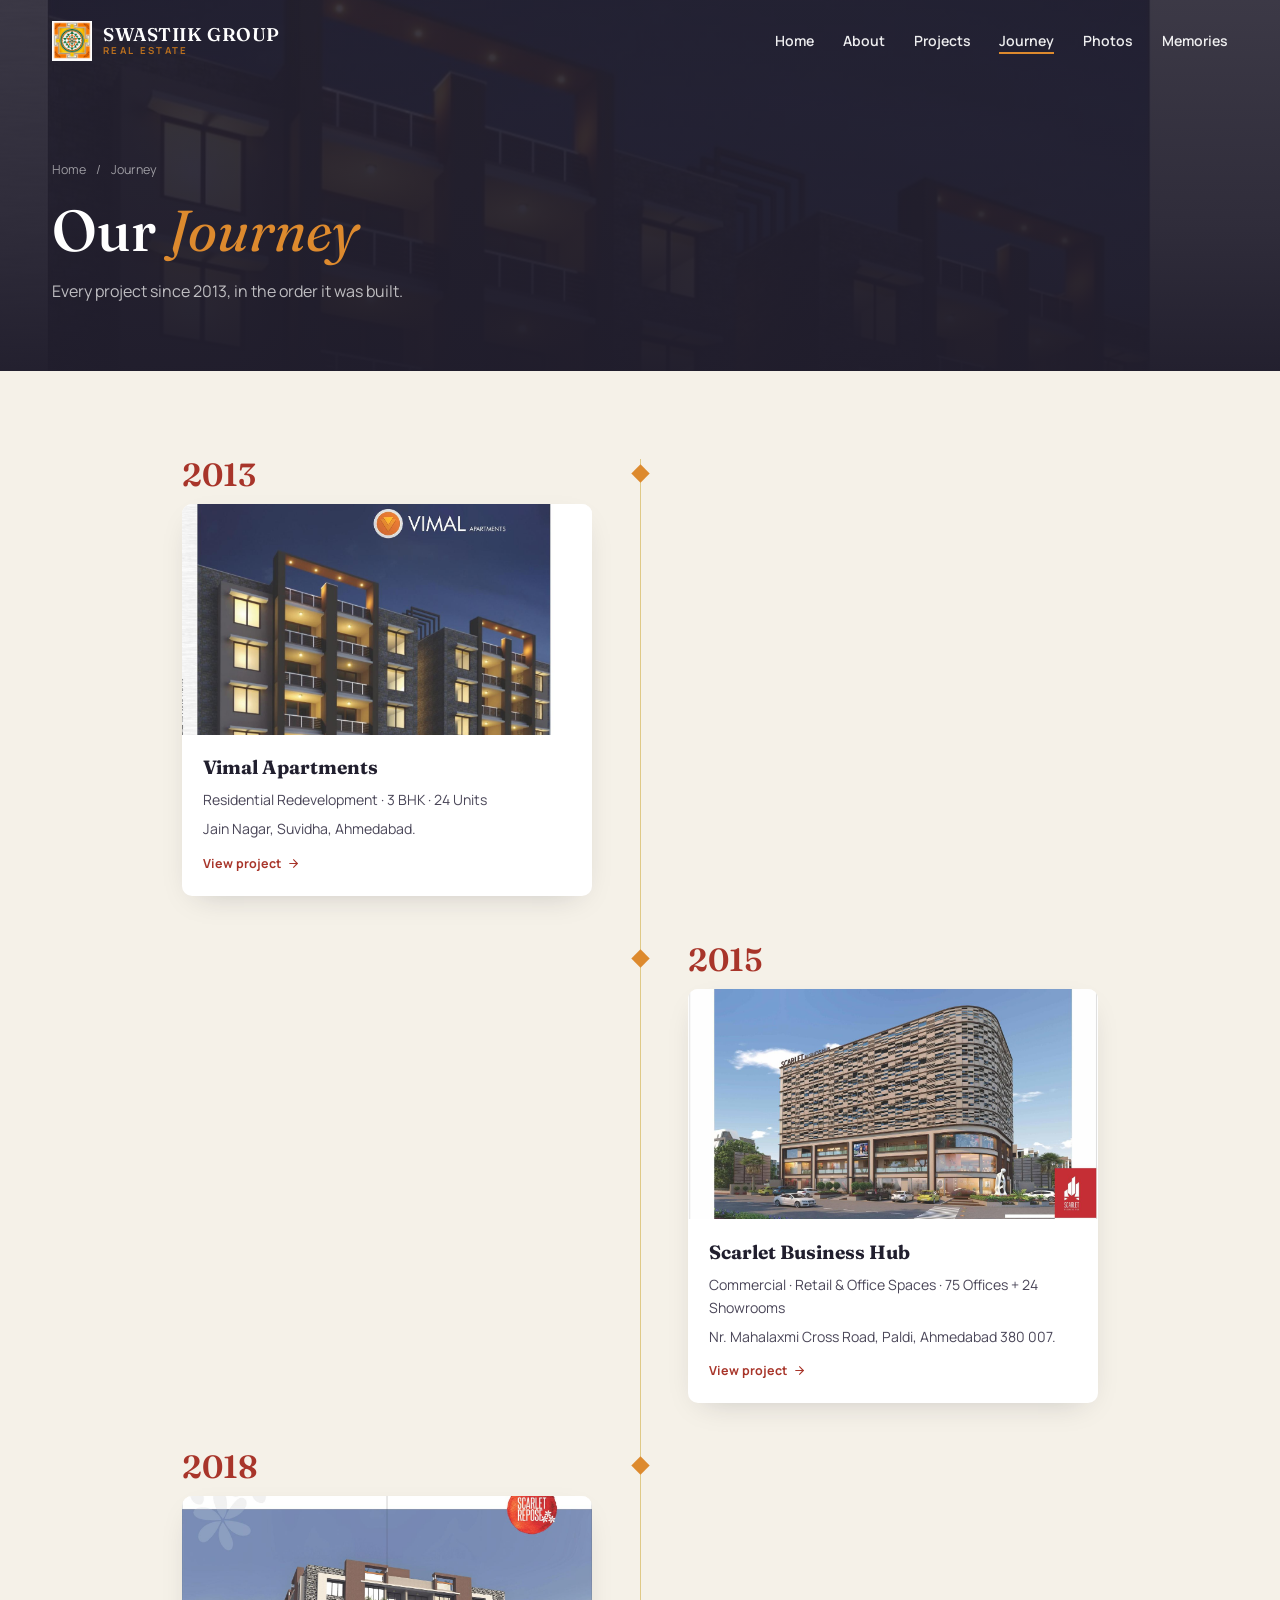
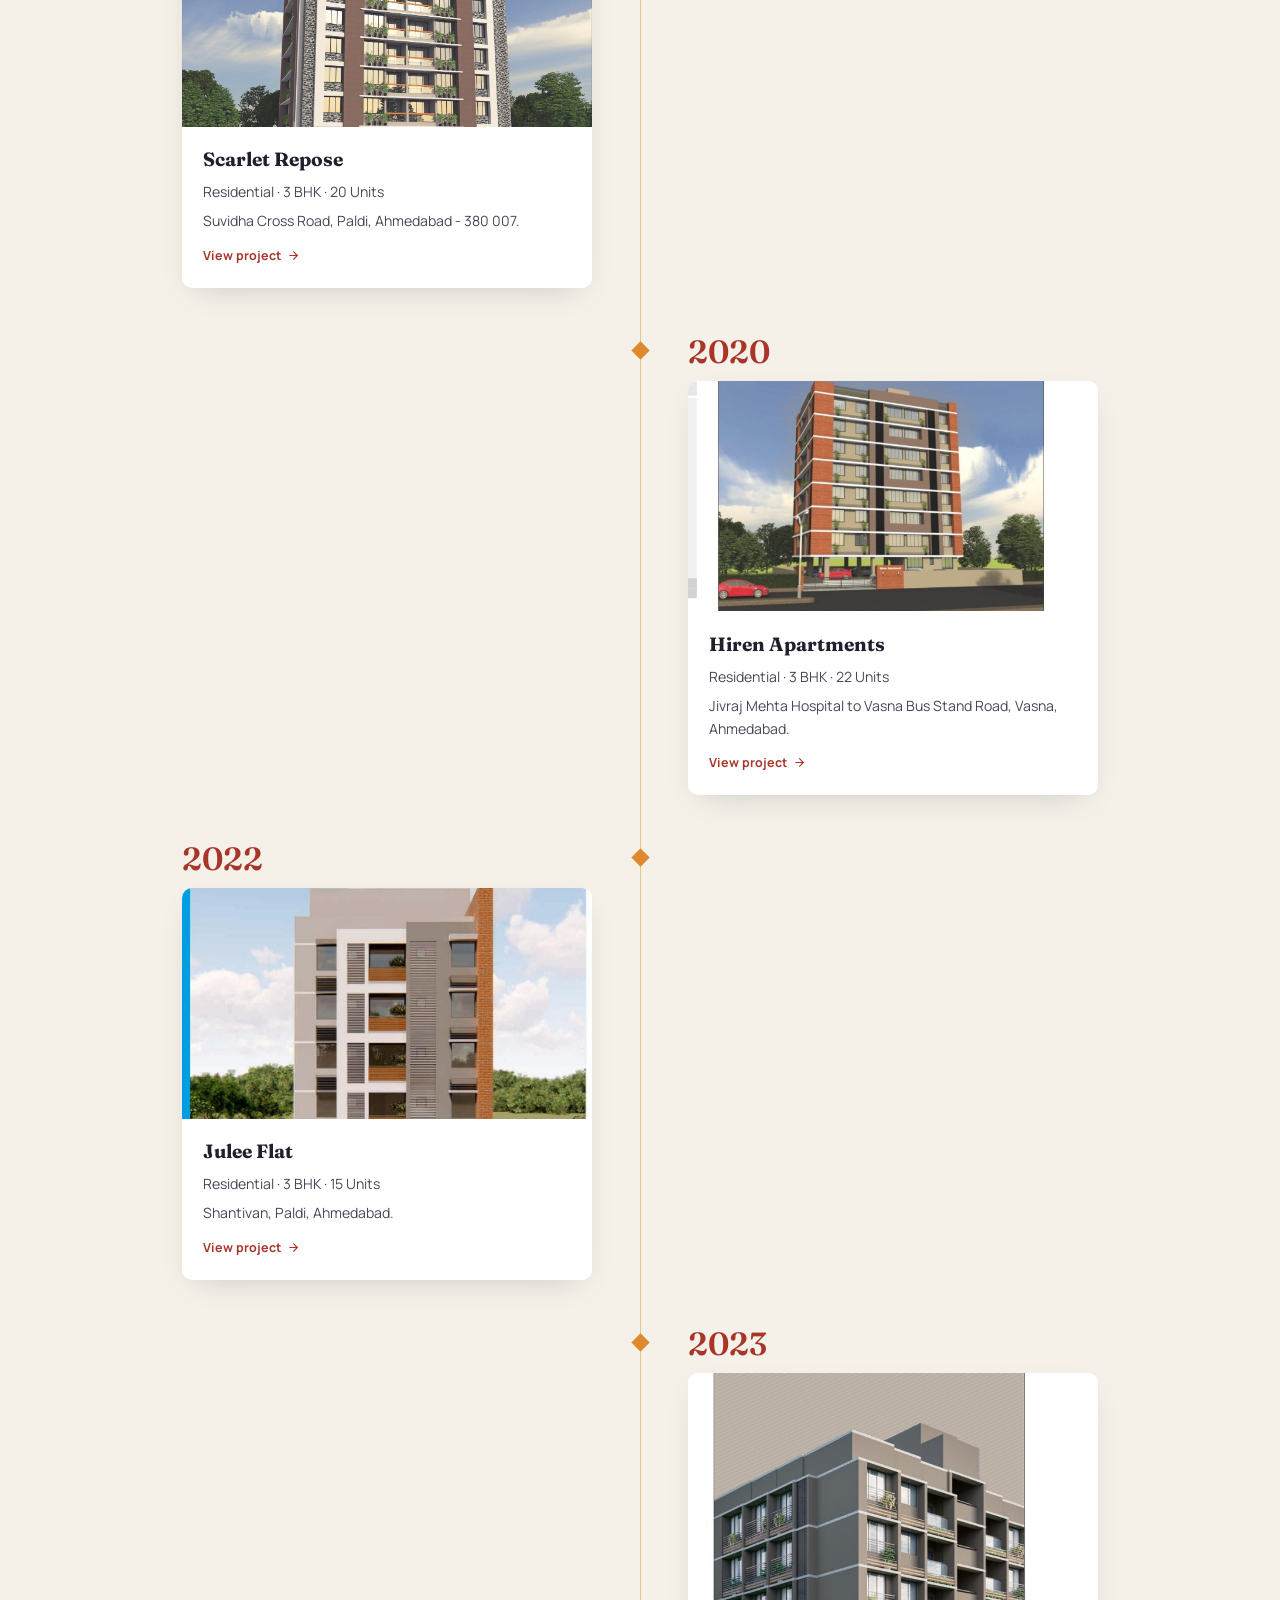
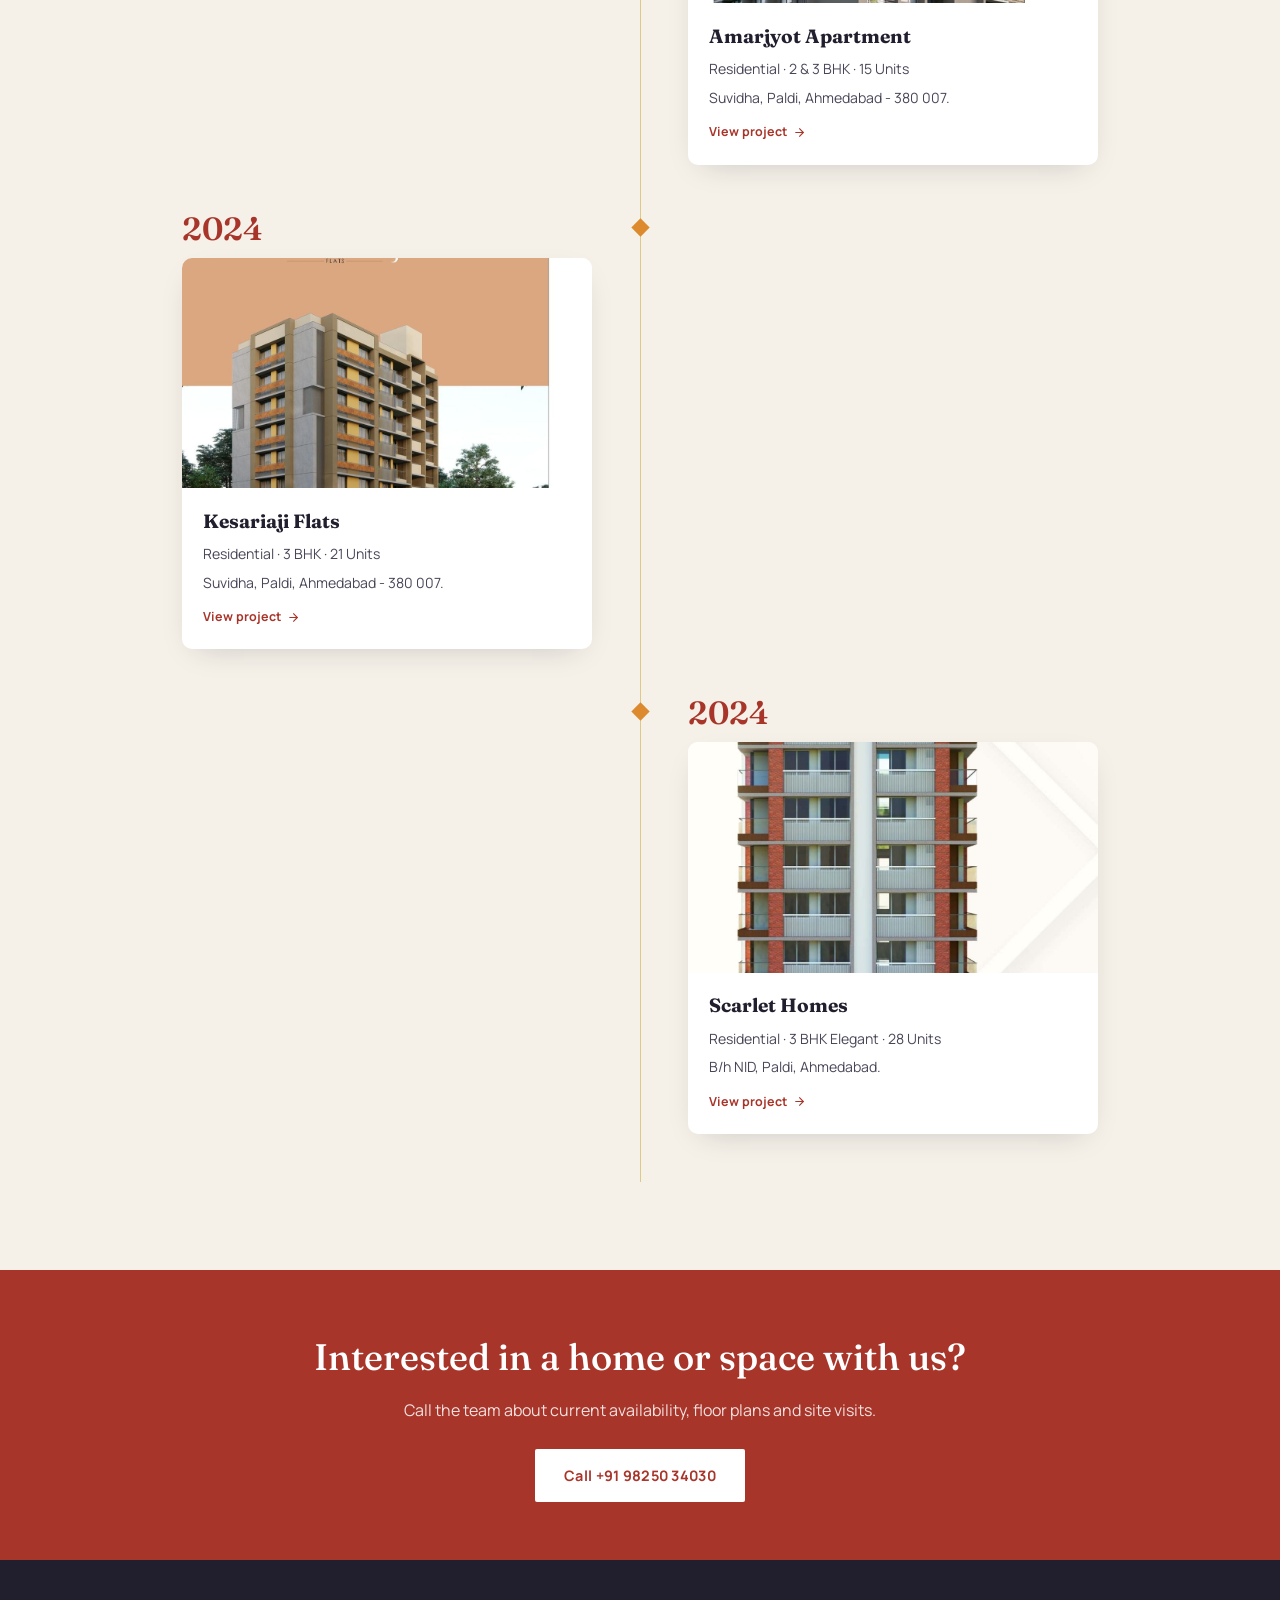
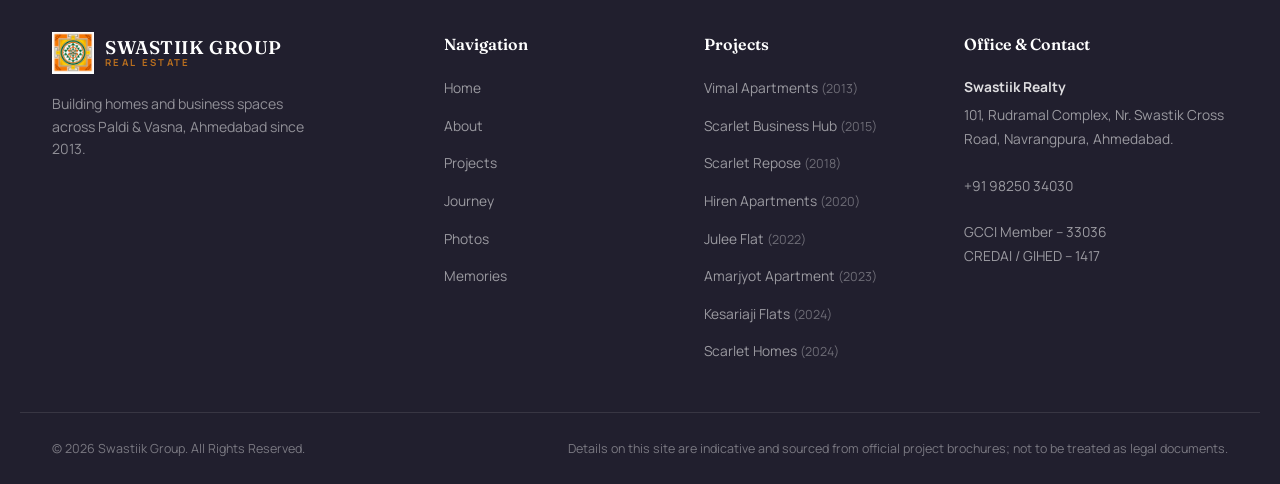
<file: journey.html>
<!DOCTYPE html>
<html lang="en">
<head>
<meta charset="UTF-8">
<meta name="viewport" content="width=device-width, initial-scale=1.0, viewport-fit=cover">
<title>Our Journey 2013–2024 | Swastiik Group</title>
<meta name="description" content="A timeline of every Swastiik Group project from Vimal Apartments (2013) to Scarlet Homes.">
<link rel="canonical" href="https://swastiikgroup.com/journey.html">
<link rel="icon" type="image/png" href="images/favicon.png">
<meta property="og:title" content="Our Journey 2013–2024 | Swastiik Group">
<meta property="og:description" content="A timeline of every Swastiik Group project from Vimal Apartments (2013) to Scarlet Homes.">
<meta property="og:type" content="website">
<meta property="og:url" content="https://swastiikgroup.com/journey.html">
<meta property="og:image" content="https://swastiikgroup.com/images/projects/shomes_hero.jpg">
<meta name="theme-color" content="#211f2e">
<script>document.documentElement.classList.add("js")</script>
<link rel="preconnect" href="https://fonts.googleapis.com">
<link rel="preconnect" href="https://fonts.gstatic.com" crossorigin>
<link href="https://fonts.googleapis.com/css2?family=Fraunces:ital,wght@0,400;0,500;0,600;1,400;1,500&family=Manrope:wght@400;500;600;700;800&display=swap" rel="stylesheet">
<link rel="stylesheet" href="style.css">
<link rel="stylesheet" href="pages.css">
</head>
<body>

<nav id="navbar" class="navbar">
 <div class="nav-container">
  <a href="index.html" class="nav-logo"><img src="images/logo.png" alt="Swastiik Group logo"><div class="logo-text"><span class="logo-name">SWASTIIK GROUP</span><span class="logo-sub">Real Estate</span></div></a>
  <ul class="nav-links"><li><a href="index.html" class="nav-link">Home</a></li><li><a href="about.html" class="nav-link">About</a></li><li><a href="projects.html" class="nav-link">Projects</a></li><li><a href="journey.html" class="nav-link active">Journey</a></li><li><a href="photo.html" class="nav-link">Photos</a></li><li><a href="memories.html" class="nav-link">Memories</a></li></ul>
  <button class="hamburger" id="hamburger" aria-label="Toggle menu" aria-expanded="false"><span></span><span></span><span></span></button>
 </div>
 <div class="mobile-menu" id="mobileMenu"><ul class="mobile-nav-links"><li><a href="index.html" class="mobile-nav-link">Home</a></li><li><a href="about.html" class="mobile-nav-link">About</a></li><li><a href="projects.html" class="mobile-nav-link">Projects</a></li><li><a href="journey.html" class="mobile-nav-link active">Journey</a></li><li><a href="photo.html" class="mobile-nav-link">Photos</a></li><li><a href="memories.html" class="mobile-nav-link">Memories</a></li></ul></div>
</nav>
<header class="page-hero"><div class="hero-media"><img src="images/projects/vimal_hero.jpg" alt=""></div><div class="hero-overlay"></div><div class="container"><p class="crumbs"><a href="index.html">Home</a> <span>/</span> Journey</p><h1>Our <em>Journey</em></h1><p class="lead">Every project since 2013, in the order it was built.</p></div></header><section class="section"><div class="timeline"><div class="tl-item reveal"><div class="tl-year">2013</div><div class="tl-card"><img src="images/projects/vimal_hero.jpg" alt="Vimal Apartments" loading="lazy"><div class="tl-body"><h3>Vimal Apartments</h3><p>Residential Redevelopment &middot; 3 BHK &middot; 24 Units</p><p>Jain Nagar, Suvidha, Ahmedabad.</p><a class="project-card-link" href="project-vimal.html">View project <i data-lucide="arrow-right" class=""></i></a></div></div></div><div class="tl-item reveal"><div class="tl-year">2015</div><div class="tl-card"><img src="images/projects/sbh_hero_day.jpg" alt="Scarlet Business Hub" loading="lazy"><div class="tl-body"><h3>Scarlet Business Hub</h3><p>Commercial &middot; Retail &amp; Office Spaces &middot; 75 Offices + 24 Showrooms</p><p>Nr. Mahalaxmi Cross Road, Paldi, Ahmedabad 380 007.</p><a class="project-card-link" href="project-scarlet-business-hub.html">View project <i data-lucide="arrow-right" class=""></i></a></div></div></div><div class="tl-item reveal"><div class="tl-year">2018</div><div class="tl-card"><img src="images/projects/repose_hero.jpg" alt="Scarlet Repose" loading="lazy"><div class="tl-body"><h3>Scarlet Repose</h3><p>Residential &middot; 3 BHK &middot; 20 Units</p><p>Suvidha Cross Road, Paldi, Ahmedabad - 380 007.</p><a class="project-card-link" href="project-scarlet-repose.html">View project <i data-lucide="arrow-right" class=""></i></a></div></div></div><div class="tl-item reveal"><div class="tl-year">2020</div><div class="tl-card"><img src="images/projects/hiren_hero.jpg" alt="Hiren Apartments" loading="lazy"><div class="tl-body"><h3>Hiren Apartments</h3><p>Residential &middot; 3 BHK &middot; 22 Units</p><p>Jivraj Mehta Hospital to Vasna Bus Stand Road, Vasna, Ahmedabad.</p><a class="project-card-link" href="project-hiren.html">View project <i data-lucide="arrow-right" class=""></i></a></div></div></div><div class="tl-item reveal"><div class="tl-year">2022</div><div class="tl-card"><img src="images/projects/julee_hero.jpg" alt="Julee Flat" loading="lazy"><div class="tl-body"><h3>Julee Flat</h3><p>Residential &middot; 3 BHK &middot; 15 Units</p><p>Shantivan, Paldi, Ahmedabad.</p><a class="project-card-link" href="project-julee.html">View project <i data-lucide="arrow-right" class=""></i></a></div></div></div><div class="tl-item reveal"><div class="tl-year">2023</div><div class="tl-card"><img src="images/projects/amarjyot_hero.jpg" alt="Amarjyot Apartment" loading="lazy"><div class="tl-body"><h3>Amarjyot Apartment</h3><p>Residential &middot; 2 &amp; 3 BHK &middot; 15 Units</p><p>Suvidha, Paldi, Ahmedabad - 380 007.</p><a class="project-card-link" href="project-amarjyot.html">View project <i data-lucide="arrow-right" class=""></i></a></div></div></div><div class="tl-item reveal"><div class="tl-year">2024</div><div class="tl-card"><img src="images/projects/kesariaji_hero.jpg" alt="Kesariaji Flats" loading="lazy"><div class="tl-body"><h3>Kesariaji Flats</h3><p>Residential &middot; 3 BHK &middot; 21 Units</p><p>Suvidha, Paldi, Ahmedabad - 380 007.</p><a class="project-card-link" href="project-kesariaji.html">View project <i data-lucide="arrow-right" class=""></i></a></div></div></div><div class="tl-item reveal"><div class="tl-year">2024</div><div class="tl-card"><img src="images/projects/shomes_hero.jpg" alt="Scarlet Homes" loading="lazy"><div class="tl-body"><h3>Scarlet Homes</h3><p>Residential &middot; 3 BHK Elegant &middot; 28 Units</p><p>B/h NID, Paldi, Ahmedabad.</p><a class="project-card-link" href="project-scarlet-homes.html">View project <i data-lucide="arrow-right" class=""></i></a></div></div></div></div></section><section class="cta-band"><div class="container reveal"><h2>Interested in a home or space with us?</h2><p>Call the team about current availability, floor plans and site visits.</p><a class="btn" href="tel:+919825034030">Call +91 98250 34030</a></div></section>
<footer class="footer">
 <div class="footer-inner">
  <div class="footer-brand">
   <div class="footer-logo"><img src="images/logo.png" alt="Swastiik Group logo"><div class="logo-text"><span class="logo-name">SWASTIIK GROUP</span><span class="logo-sub">Real Estate</span></div></div>
   <p class="footer-tagline">Building homes and business spaces across Paldi &amp; Vasna, Ahmedabad since 2013.</p>
  </div>
  <div class="footer-col"><h4>Navigation</h4><ul><li><a href="index.html">Home</a></li><li><a href="about.html">About</a></li><li><a href="projects.html">Projects</a></li><li><a href="journey.html">Journey</a></li><li><a href="photo.html">Photos</a></li><li><a href="memories.html">Memories</a></li></ul></div>
  <div class="footer-col"><h4>Projects</h4><ul><li><a href="project-vimal.html">Vimal Apartments <span>(2013)</span></a></li><li><a href="project-scarlet-business-hub.html">Scarlet Business Hub <span>(2015)</span></a></li><li><a href="project-scarlet-repose.html">Scarlet Repose <span>(2018)</span></a></li><li><a href="project-hiren.html">Hiren Apartments <span>(2020)</span></a></li><li><a href="project-julee.html">Julee Flat <span>(2022)</span></a></li><li><a href="project-amarjyot.html">Amarjyot Apartment <span>(2023)</span></a></li><li><a href="project-kesariaji.html">Kesariaji Flats <span>(2024)</span></a></li><li><a href="project-scarlet-homes.html">Scarlet Homes <span>(2024)</span></a></li></ul></div>
  <div class="footer-col"><h4>Office &amp; Contact</h4><div class="footer-address-block"><strong>Swastiik Realty</strong>101, Rudramal Complex, Nr. Swastik Cross Road, Navrangpura, Ahmedabad.<br><br><a href="tel:+919825034030">+91 98250 34030</a><br><br>GCCI Member &ndash; 33036<br>CREDAI / GIHED &ndash; 1417</div></div>
 </div>
 <div class="footer-bottom"><p>&copy; 2026 Swastiik Group. All Rights Reserved.</p>
  <div class="footer-legal"><span>Details on this site are indicative and sourced from official project brochures; not to be treated as legal documents.</span></div></div>
</footer>
<script src="site.js"></script>
</body>
</html>
</file>
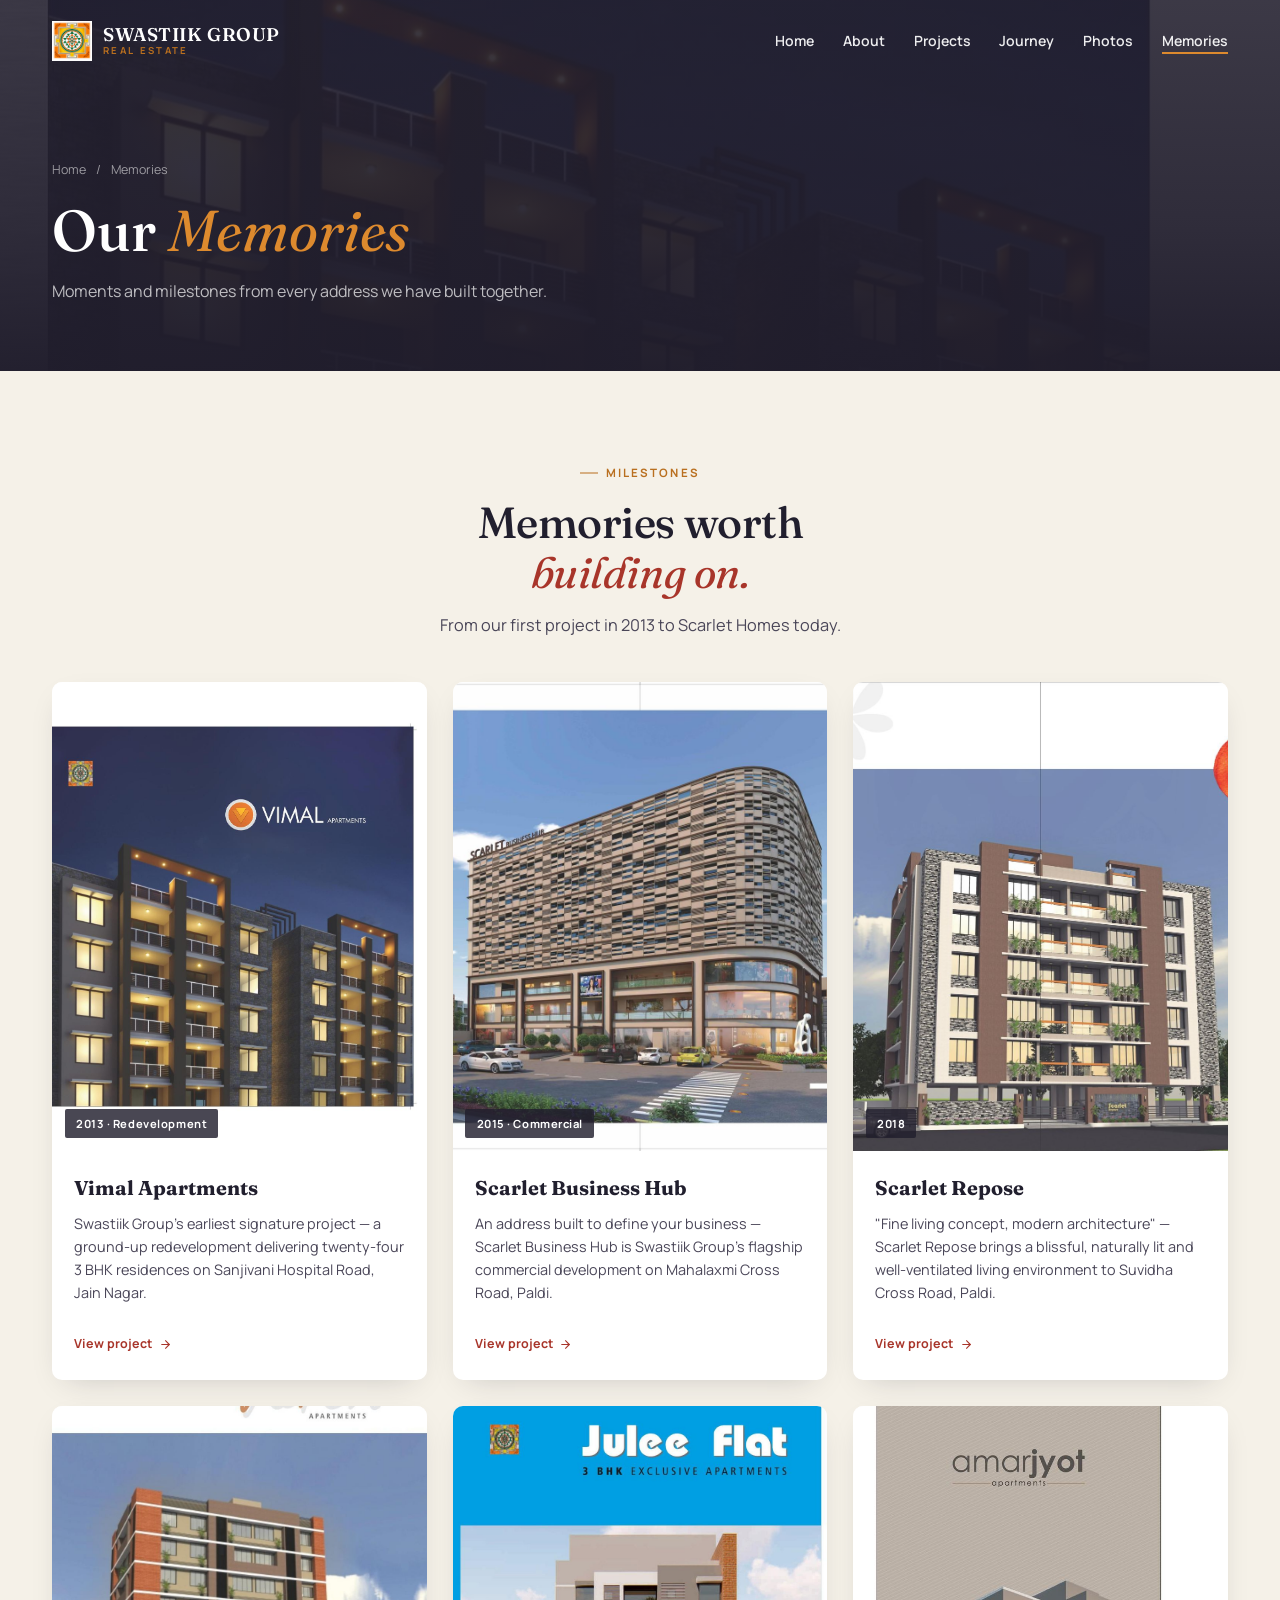
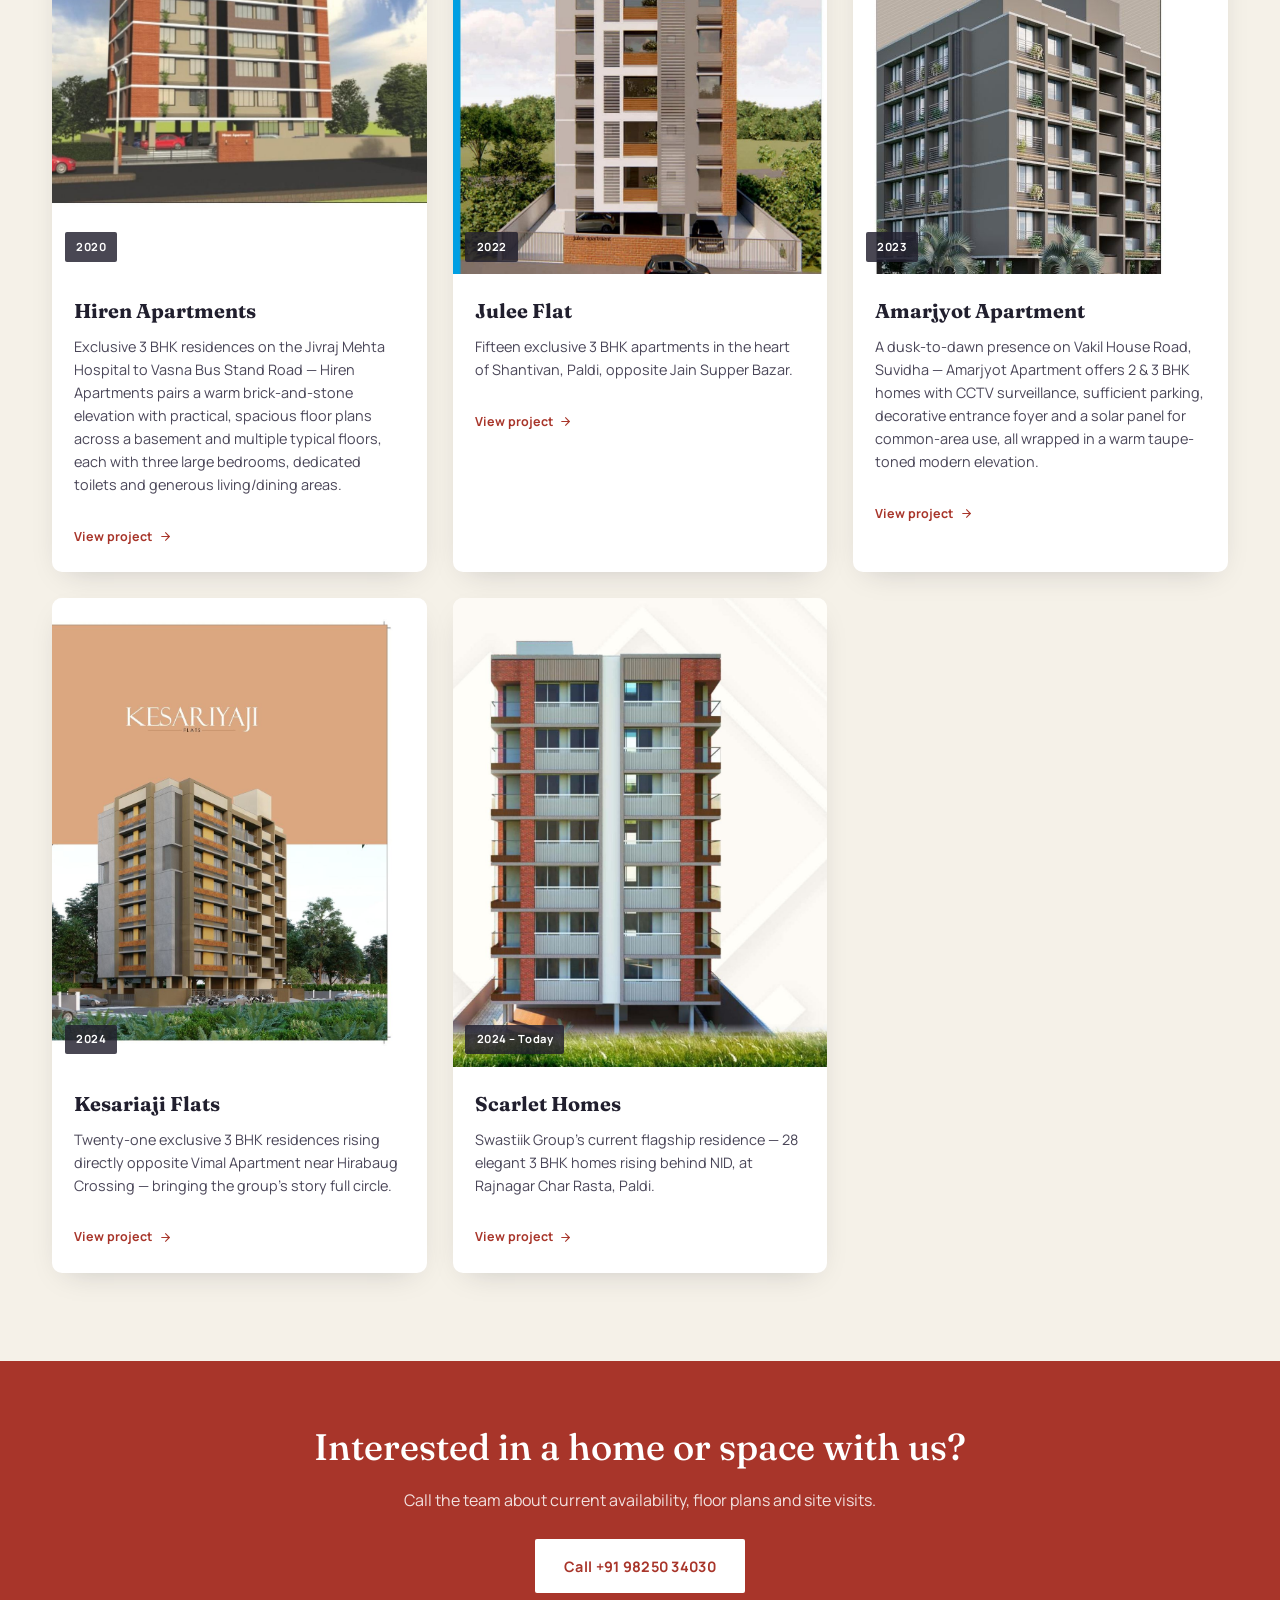
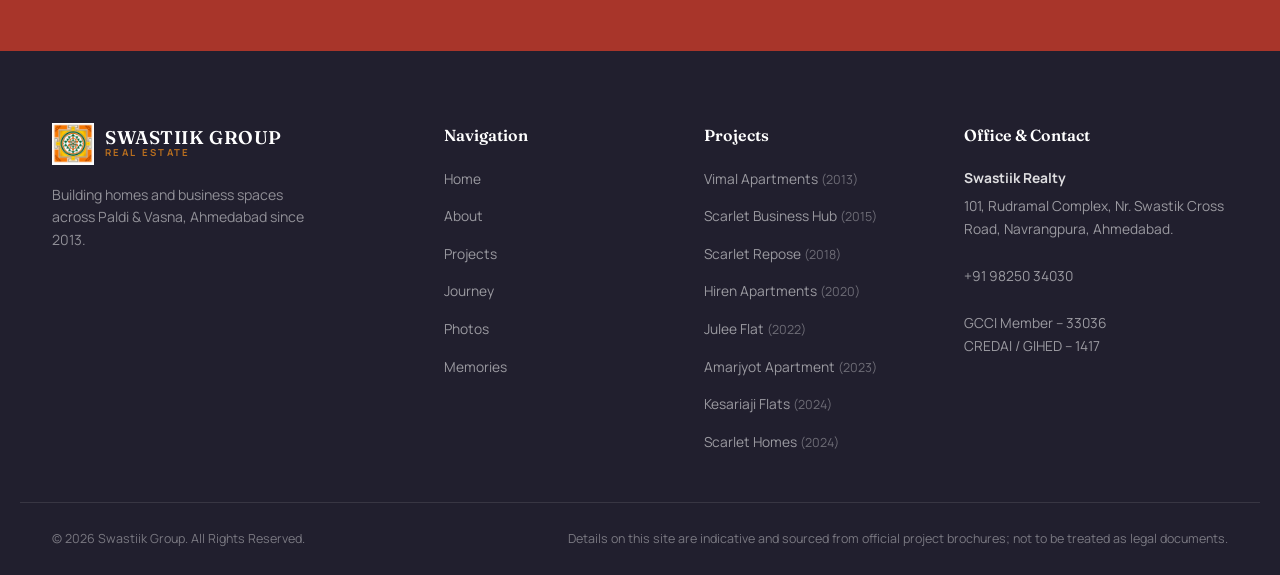
<file: memories.html>
<!DOCTYPE html>
<html lang="en">
<head>
<meta charset="UTF-8">
<meta name="viewport" content="width=device-width, initial-scale=1.0, viewport-fit=cover">
<title>Memories | Swastiik Group, Ahmedabad</title>
<meta name="description" content="Memories and milestones from every Swastiik Group project since 2013.">
<link rel="canonical" href="https://swastiikgroup.com/memories.html">
<link rel="icon" type="image/png" href="images/favicon.png">
<meta property="og:title" content="Memories | Swastiik Group, Ahmedabad">
<meta property="og:description" content="Memories and milestones from every Swastiik Group project since 2013.">
<meta property="og:type" content="website">
<meta property="og:url" content="https://swastiikgroup.com/memories.html">
<meta property="og:image" content="https://swastiikgroup.com/images/projects/vimal_hero.jpg">
<meta name="theme-color" content="#211f2e">
<script>document.documentElement.classList.add("js")</script>
<link rel="preconnect" href="https://fonts.googleapis.com">
<link rel="preconnect" href="https://fonts.gstatic.com" crossorigin>
<link href="https://fonts.googleapis.com/css2?family=Fraunces:ital,wght@0,400;0,500;0,600;1,400;1,500&family=Manrope:wght@400;500;600;700;800&display=swap" rel="stylesheet">
<link rel="stylesheet" href="style.css">
<link rel="stylesheet" href="pages.css">
</head>
<body>

<nav id="navbar" class="navbar">
 <div class="nav-container">
  <a href="index.html" class="nav-logo"><img src="images/logo.png" alt="Swastiik Group logo"><div class="logo-text"><span class="logo-name">SWASTIIK GROUP</span><span class="logo-sub">Real Estate</span></div></a>
  <ul class="nav-links"><li><a href="index.html" class="nav-link">Home</a></li><li><a href="about.html" class="nav-link">About</a></li><li><a href="projects.html" class="nav-link">Projects</a></li><li><a href="journey.html" class="nav-link">Journey</a></li><li><a href="photo.html" class="nav-link">Photos</a></li><li><a href="memories.html" class="nav-link active">Memories</a></li></ul>
  <button class="hamburger" id="hamburger" aria-label="Toggle menu" aria-expanded="false"><span></span><span></span><span></span></button>
 </div>
 <div class="mobile-menu" id="mobileMenu"><ul class="mobile-nav-links"><li><a href="index.html" class="mobile-nav-link">Home</a></li><li><a href="about.html" class="mobile-nav-link">About</a></li><li><a href="projects.html" class="mobile-nav-link">Projects</a></li><li><a href="journey.html" class="mobile-nav-link">Journey</a></li><li><a href="photo.html" class="mobile-nav-link">Photos</a></li><li><a href="memories.html" class="mobile-nav-link active">Memories</a></li></ul></div>
</nav>
<header class="page-hero"><div class="hero-media"><img src="images/projects/vimal_hero.jpg" alt=""></div><div class="hero-overlay"></div><div class="container"><p class="crumbs"><a href="index.html">Home</a> <span>/</span> Memories</p><h1>Our <em>Memories</em></h1><p class="lead">Moments and milestones from every address we have built together.</p></div></header>
<section class="section"><div class="section-header"><p class="section-eyebrow">Milestones</p><h2 class="section-title">Memories worth<br><em>building on.</em></h2><p class="section-desc">From our first project in 2013 to Scarlet Homes today.</p></div>
<div class="container grid-3"><article class="memory-card reveal"><a class="memory-img" href="images/projects/vimal_hero.jpg" data-lb data-cap="Vimal Apartments · 2013 · Redevelopment"><img src="images/projects/vimal_hero.jpg" alt="Vimal Apartments" loading="lazy"><span class="project-year-tag">2013 · Redevelopment</span></a><div class="memory-body"><h3>Vimal Apartments</h3><p>Swastiik Group&#x27;s earliest signature project — a ground-up redevelopment delivering twenty-four 3 BHK residences on Sanjivani Hospital Road, Jain Nagar.</p><a class="project-card-link" href="project-vimal.html">View project <i data-lucide="arrow-right" class=""></i></a></div></article><article class="memory-card reveal"><a class="memory-img" href="images/projects/sbh_hero_day.jpg" data-lb data-cap="Scarlet Business Hub · 2015 · Commercial"><img src="images/projects/sbh_hero_day.jpg" alt="Scarlet Business Hub" loading="lazy"><span class="project-year-tag">2015 · Commercial</span></a><div class="memory-body"><h3>Scarlet Business Hub</h3><p>An address built to define your business — Scarlet Business Hub is Swastiik Group&#x27;s flagship commercial development on Mahalaxmi Cross Road, Paldi.</p><a class="project-card-link" href="project-scarlet-business-hub.html">View project <i data-lucide="arrow-right" class=""></i></a></div></article><article class="memory-card reveal"><a class="memory-img" href="images/projects/repose_hero.jpg" data-lb data-cap="Scarlet Repose · 2018"><img src="images/projects/repose_hero.jpg" alt="Scarlet Repose" loading="lazy"><span class="project-year-tag">2018</span></a><div class="memory-body"><h3>Scarlet Repose</h3><p>&quot;Fine living concept, modern architecture&quot; — Scarlet Repose brings a blissful, naturally lit and well-ventilated living environment to Suvidha Cross Road, Paldi.</p><a class="project-card-link" href="project-scarlet-repose.html">View project <i data-lucide="arrow-right" class=""></i></a></div></article><article class="memory-card reveal"><a class="memory-img" href="images/projects/hiren_hero.jpg" data-lb data-cap="Hiren Apartments · 2020"><img src="images/projects/hiren_hero.jpg" alt="Hiren Apartments" loading="lazy"><span class="project-year-tag">2020</span></a><div class="memory-body"><h3>Hiren Apartments</h3><p>Exclusive 3 BHK residences on the Jivraj Mehta Hospital to Vasna Bus Stand Road — Hiren Apartments pairs a warm brick-and-stone elevation with practical, spacious floor plans across a basement and multiple typical floors, each with three large bedrooms, dedicated toilets and generous living/dining areas.</p><a class="project-card-link" href="project-hiren.html">View project <i data-lucide="arrow-right" class=""></i></a></div></article><article class="memory-card reveal"><a class="memory-img" href="images/projects/julee_hero.jpg" data-lb data-cap="Julee Flat · 2022"><img src="images/projects/julee_hero.jpg" alt="Julee Flat" loading="lazy"><span class="project-year-tag">2022</span></a><div class="memory-body"><h3>Julee Flat</h3><p>Fifteen exclusive 3 BHK apartments in the heart of Shantivan, Paldi, opposite Jain Supper Bazar.</p><a class="project-card-link" href="project-julee.html">View project <i data-lucide="arrow-right" class=""></i></a></div></article><article class="memory-card reveal"><a class="memory-img" href="images/projects/amarjyot_hero.jpg" data-lb data-cap="Amarjyot Apartment · 2023"><img src="images/projects/amarjyot_hero.jpg" alt="Amarjyot Apartment" loading="lazy"><span class="project-year-tag">2023</span></a><div class="memory-body"><h3>Amarjyot Apartment</h3><p>A dusk-to-dawn presence on Vakil House Road, Suvidha — Amarjyot Apartment offers 2 &amp; 3 BHK homes with CCTV surveillance, sufficient parking, decorative entrance foyer and a solar panel for common-area use, all wrapped in a warm taupe-toned modern elevation.</p><a class="project-card-link" href="project-amarjyot.html">View project <i data-lucide="arrow-right" class=""></i></a></div></article><article class="memory-card reveal"><a class="memory-img" href="images/projects/kesariaji_hero.jpg" data-lb data-cap="Kesariaji Flats · 2024"><img src="images/projects/kesariaji_hero.jpg" alt="Kesariaji Flats" loading="lazy"><span class="project-year-tag">2024</span></a><div class="memory-body"><h3>Kesariaji Flats</h3><p>Twenty-one exclusive 3 BHK residences rising directly opposite Vimal Apartment near Hirabaug Crossing — bringing the group&#x27;s story full circle.</p><a class="project-card-link" href="project-kesariaji.html">View project <i data-lucide="arrow-right" class=""></i></a></div></article><article class="memory-card reveal"><a class="memory-img" href="images/projects/shomes_hero.jpg" data-lb data-cap="Scarlet Homes · 2024 – Today"><img src="images/projects/shomes_hero.jpg" alt="Scarlet Homes" loading="lazy"><span class="project-year-tag">2024 – Today</span></a><div class="memory-body"><h3>Scarlet Homes</h3><p>Swastiik Group&#x27;s current flagship residence — 28 elegant 3 BHK homes rising behind NID, at Rajnagar Char Rasta, Paldi.</p><a class="project-card-link" href="project-scarlet-homes.html">View project <i data-lucide="arrow-right" class=""></i></a></div></article></div></section><section class="cta-band"><div class="container reveal"><h2>Interested in a home or space with us?</h2><p>Call the team about current availability, floor plans and site visits.</p><a class="btn" href="tel:+919825034030">Call +91 98250 34030</a></div></section>
<footer class="footer">
 <div class="footer-inner">
  <div class="footer-brand">
   <div class="footer-logo"><img src="images/logo.png" alt="Swastiik Group logo"><div class="logo-text"><span class="logo-name">SWASTIIK GROUP</span><span class="logo-sub">Real Estate</span></div></div>
   <p class="footer-tagline">Building homes and business spaces across Paldi &amp; Vasna, Ahmedabad since 2013.</p>
  </div>
  <div class="footer-col"><h4>Navigation</h4><ul><li><a href="index.html">Home</a></li><li><a href="about.html">About</a></li><li><a href="projects.html">Projects</a></li><li><a href="journey.html">Journey</a></li><li><a href="photo.html">Photos</a></li><li><a href="memories.html">Memories</a></li></ul></div>
  <div class="footer-col"><h4>Projects</h4><ul><li><a href="project-vimal.html">Vimal Apartments <span>(2013)</span></a></li><li><a href="project-scarlet-business-hub.html">Scarlet Business Hub <span>(2015)</span></a></li><li><a href="project-scarlet-repose.html">Scarlet Repose <span>(2018)</span></a></li><li><a href="project-hiren.html">Hiren Apartments <span>(2020)</span></a></li><li><a href="project-julee.html">Julee Flat <span>(2022)</span></a></li><li><a href="project-amarjyot.html">Amarjyot Apartment <span>(2023)</span></a></li><li><a href="project-kesariaji.html">Kesariaji Flats <span>(2024)</span></a></li><li><a href="project-scarlet-homes.html">Scarlet Homes <span>(2024)</span></a></li></ul></div>
  <div class="footer-col"><h4>Office &amp; Contact</h4><div class="footer-address-block"><strong>Swastiik Realty</strong>101, Rudramal Complex, Nr. Swastik Cross Road, Navrangpura, Ahmedabad.<br><br><a href="tel:+919825034030">+91 98250 34030</a><br><br>GCCI Member &ndash; 33036<br>CREDAI / GIHED &ndash; 1417</div></div>
 </div>
 <div class="footer-bottom"><p>&copy; 2026 Swastiik Group. All Rights Reserved.</p>
  <div class="footer-legal"><span>Details on this site are indicative and sourced from official project brochures; not to be treated as legal documents.</span></div></div>
</footer>
<script src="site.js"></script>
</body>
</html>
</file>
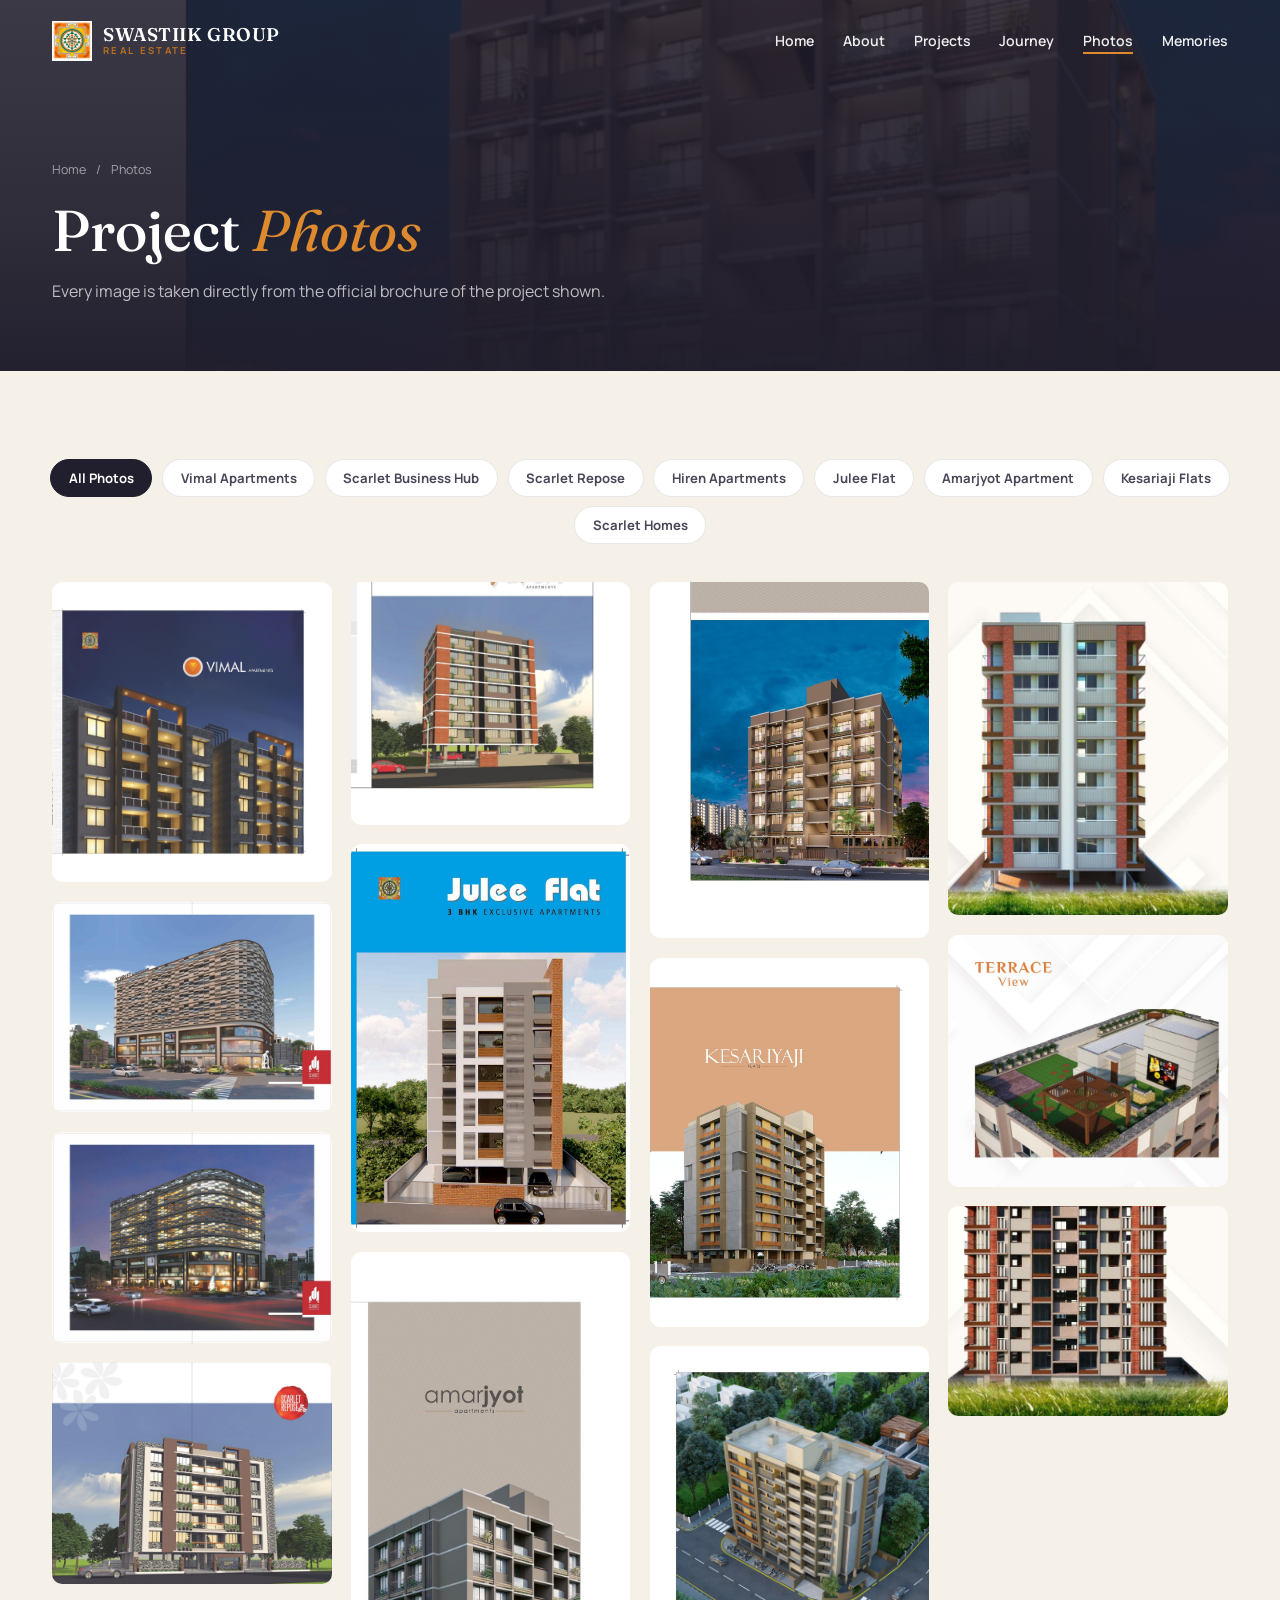
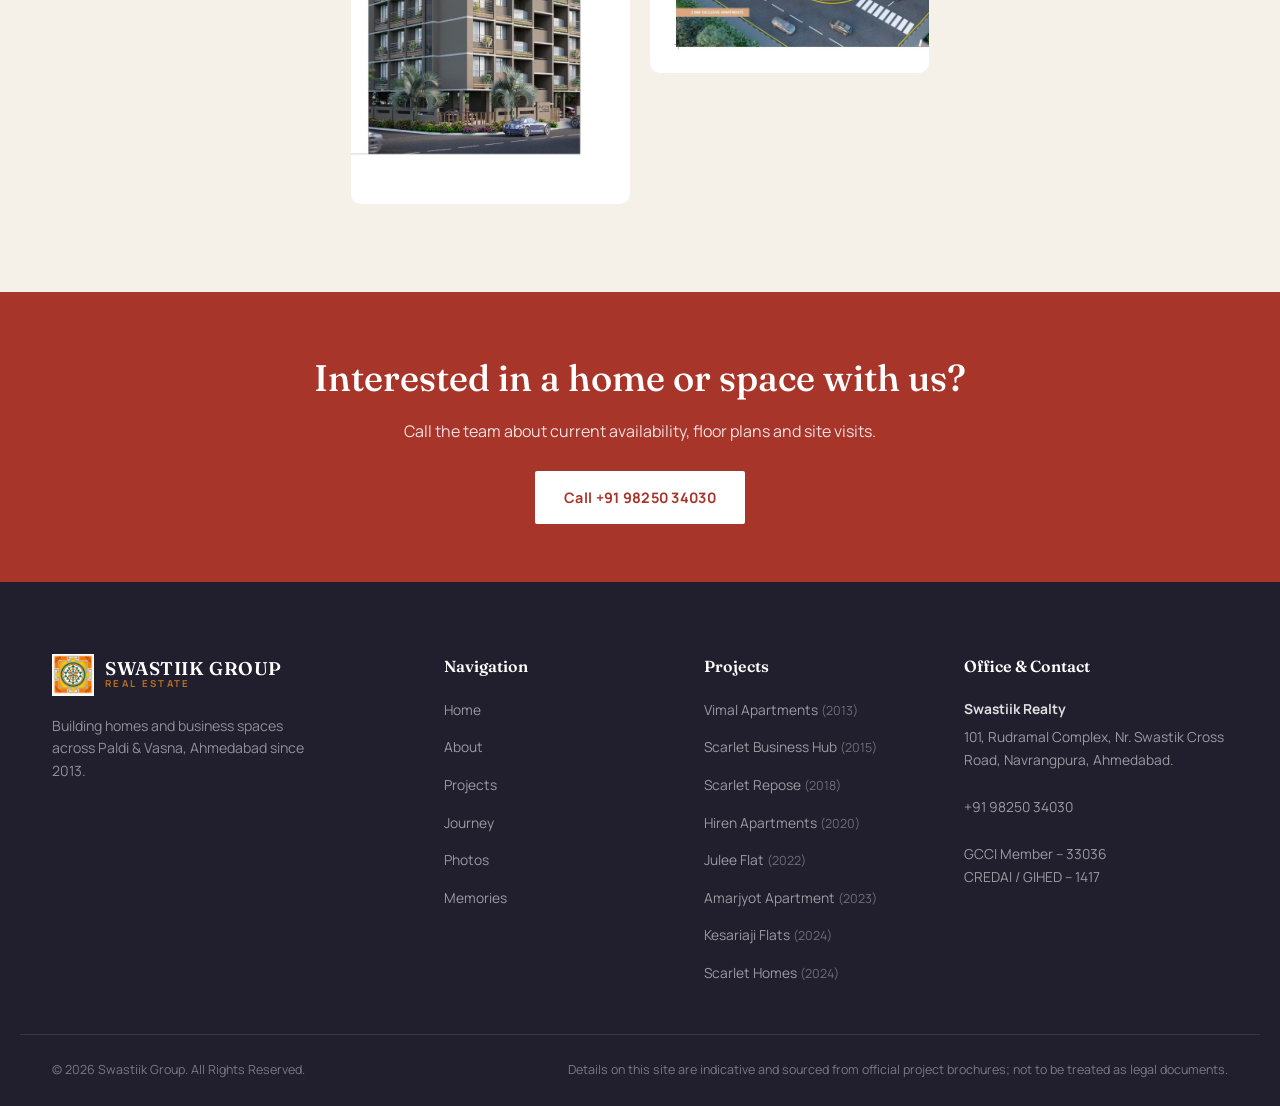
<file: photo.html>
<!DOCTYPE html>
<html lang="en">
<head>
<meta charset="UTF-8">
<meta name="viewport" content="width=device-width, initial-scale=1.0, viewport-fit=cover">
<title>Photo Gallery | Swastiik Group</title>
<meta name="description" content="Photographs of every Swastiik Group residential and commercial project in Ahmedabad.">
<link rel="canonical" href="https://swastiikgroup.com/photo.html">
<link rel="icon" type="image/png" href="images/favicon.png">
<meta property="og:title" content="Photo Gallery | Swastiik Group">
<meta property="og:description" content="Photographs of every Swastiik Group residential and commercial project in Ahmedabad.">
<meta property="og:type" content="website">
<meta property="og:url" content="https://swastiikgroup.com/photo.html">
<meta property="og:image" content="https://swastiikgroup.com/images/projects/shomes_hero.jpg">
<meta name="theme-color" content="#211f2e">
<script>document.documentElement.classList.add("js")</script>
<link rel="preconnect" href="https://fonts.googleapis.com">
<link rel="preconnect" href="https://fonts.gstatic.com" crossorigin>
<link href="https://fonts.googleapis.com/css2?family=Fraunces:ital,wght@0,400;0,500;0,600;1,400;1,500&family=Manrope:wght@400;500;600;700;800&display=swap" rel="stylesheet">
<link rel="stylesheet" href="style.css">
<link rel="stylesheet" href="pages.css">
</head>
<body>

<nav id="navbar" class="navbar">
 <div class="nav-container">
  <a href="index.html" class="nav-logo"><img src="images/logo.png" alt="Swastiik Group logo"><div class="logo-text"><span class="logo-name">SWASTIIK GROUP</span><span class="logo-sub">Real Estate</span></div></a>
  <ul class="nav-links"><li><a href="index.html" class="nav-link">Home</a></li><li><a href="about.html" class="nav-link">About</a></li><li><a href="projects.html" class="nav-link">Projects</a></li><li><a href="journey.html" class="nav-link">Journey</a></li><li><a href="photo.html" class="nav-link active">Photos</a></li><li><a href="memories.html" class="nav-link">Memories</a></li></ul>
  <button class="hamburger" id="hamburger" aria-label="Toggle menu" aria-expanded="false"><span></span><span></span><span></span></button>
 </div>
 <div class="mobile-menu" id="mobileMenu"><ul class="mobile-nav-links"><li><a href="index.html" class="mobile-nav-link">Home</a></li><li><a href="about.html" class="mobile-nav-link">About</a></li><li><a href="projects.html" class="mobile-nav-link">Projects</a></li><li><a href="journey.html" class="mobile-nav-link">Journey</a></li><li><a href="photo.html" class="mobile-nav-link active">Photos</a></li><li><a href="memories.html" class="mobile-nav-link">Memories</a></li></ul></div>
</nav>
<header class="page-hero"><div class="hero-media"><img src="images/projects/amarjyot_dusk.jpg" alt=""></div><div class="hero-overlay"></div><div class="container"><p class="crumbs"><a href="index.html">Home</a> <span>/</span> Photos</p><h1>Project <em>Photos</em></h1><p class="lead">Every image is taken directly from the official brochure of the project shown.</p></div></header>
<section class="section"><div class="filters" data-filter-group="#ggrid"><button class="chip active" data-filter="all">All Photos</button><button class="chip" data-filter="vimal">Vimal Apartments</button><button class="chip" data-filter="scarlet-business-hub">Scarlet Business Hub</button><button class="chip" data-filter="scarlet-repose">Scarlet Repose</button><button class="chip" data-filter="hiren">Hiren Apartments</button><button class="chip" data-filter="julee">Julee Flat</button><button class="chip" data-filter="amarjyot">Amarjyot Apartment</button><button class="chip" data-filter="kesariaji">Kesariaji Flats</button><button class="chip" data-filter="scarlet-homes">Scarlet Homes</button></div><div class="gallery-masonry" id="ggrid"><a class="gallery-item reveal" href="images/projects/vimal_hero.jpg" data-lb data-cap="Vimal Apartments · 2013" data-tags="all vimal"><img src="images/projects/vimal_hero.jpg" alt="Vimal Apartments, 2013" loading="lazy"><div class="gallery-caption">Vimal Apartments &middot; 2013</div></a><a class="gallery-item reveal" href="images/projects/sbh_hero_day.jpg" data-lb data-cap="Scarlet Business Hub · 2015" data-tags="all scarlet-business-hub"><img src="images/projects/sbh_hero_day.jpg" alt="Scarlet Business Hub, 2015" loading="lazy"><div class="gallery-caption">Scarlet Business Hub &middot; 2015</div></a><a class="gallery-item reveal" href="images/projects/sbh_hero_night.jpg" data-lb data-cap="Scarlet Business Hub · 2015" data-tags="all scarlet-business-hub"><img src="images/projects/sbh_hero_night.jpg" alt="Scarlet Business Hub, 2015" loading="lazy"><div class="gallery-caption">Scarlet Business Hub &middot; 2015</div></a><a class="gallery-item reveal" href="images/projects/repose_hero.jpg" data-lb data-cap="Scarlet Repose · 2018" data-tags="all scarlet-repose"><img src="images/projects/repose_hero.jpg" alt="Scarlet Repose, 2018" loading="lazy"><div class="gallery-caption">Scarlet Repose &middot; 2018</div></a><a class="gallery-item reveal" href="images/projects/hiren_hero.jpg" data-lb data-cap="Hiren Apartments · 2020" data-tags="all hiren"><img src="images/projects/hiren_hero.jpg" alt="Hiren Apartments, 2020" loading="lazy"><div class="gallery-caption">Hiren Apartments &middot; 2020</div></a><a class="gallery-item reveal" href="images/projects/julee_hero.jpg" data-lb data-cap="Julee Flat · 2022" data-tags="all julee"><img src="images/projects/julee_hero.jpg" alt="Julee Flat, 2022" loading="lazy"><div class="gallery-caption">Julee Flat &middot; 2022</div></a><a class="gallery-item reveal" href="images/projects/amarjyot_hero.jpg" data-lb data-cap="Amarjyot Apartment · 2023" data-tags="all amarjyot"><img src="images/projects/amarjyot_hero.jpg" alt="Amarjyot Apartment, 2023" loading="lazy"><div class="gallery-caption">Amarjyot Apartment &middot; 2023</div></a><a class="gallery-item reveal" href="images/projects/amarjyot_dusk.jpg" data-lb data-cap="Amarjyot Apartment · 2023" data-tags="all amarjyot"><img src="images/projects/amarjyot_dusk.jpg" alt="Amarjyot Apartment, 2023" loading="lazy"><div class="gallery-caption">Amarjyot Apartment &middot; 2023</div></a><a class="gallery-item reveal" href="images/projects/kesariaji_hero.jpg" data-lb data-cap="Kesariaji Flats · 2024" data-tags="all kesariaji"><img src="images/projects/kesariaji_hero.jpg" alt="Kesariaji Flats, 2024" loading="lazy"><div class="gallery-caption">Kesariaji Flats &middot; 2024</div></a><a class="gallery-item reveal" href="images/projects/kesariaji_aerial.jpg" data-lb data-cap="Kesariaji Flats · 2024" data-tags="all kesariaji"><img src="images/projects/kesariaji_aerial.jpg" alt="Kesariaji Flats, 2024" loading="lazy"><div class="gallery-caption">Kesariaji Flats &middot; 2024</div></a><a class="gallery-item reveal" href="images/projects/shomes_hero.jpg" data-lb data-cap="Scarlet Homes · 2024" data-tags="all scarlet-homes"><img src="images/projects/shomes_hero.jpg" alt="Scarlet Homes, 2024" loading="lazy"><div class="gallery-caption">Scarlet Homes &middot; 2024</div></a><a class="gallery-item reveal" href="images/projects/shomes_terrace.jpg" data-lb data-cap="Scarlet Homes · 2024" data-tags="all scarlet-homes"><img src="images/projects/shomes_terrace.jpg" alt="Scarlet Homes, 2024" loading="lazy"><div class="gallery-caption">Scarlet Homes &middot; 2024</div></a><a class="gallery-item reveal" href="images/projects/shomes_small.jpg" data-lb data-cap="Scarlet Homes · 2024" data-tags="all scarlet-homes"><img src="images/projects/shomes_small.jpg" alt="Scarlet Homes, 2024" loading="lazy"><div class="gallery-caption">Scarlet Homes &middot; 2024</div></a></div></section><section class="cta-band"><div class="container reveal"><h2>Interested in a home or space with us?</h2><p>Call the team about current availability, floor plans and site visits.</p><a class="btn" href="tel:+919825034030">Call +91 98250 34030</a></div></section>
<footer class="footer">
 <div class="footer-inner">
  <div class="footer-brand">
   <div class="footer-logo"><img src="images/logo.png" alt="Swastiik Group logo"><div class="logo-text"><span class="logo-name">SWASTIIK GROUP</span><span class="logo-sub">Real Estate</span></div></div>
   <p class="footer-tagline">Building homes and business spaces across Paldi &amp; Vasna, Ahmedabad since 2013.</p>
  </div>
  <div class="footer-col"><h4>Navigation</h4><ul><li><a href="index.html">Home</a></li><li><a href="about.html">About</a></li><li><a href="projects.html">Projects</a></li><li><a href="journey.html">Journey</a></li><li><a href="photo.html">Photos</a></li><li><a href="memories.html">Memories</a></li></ul></div>
  <div class="footer-col"><h4>Projects</h4><ul><li><a href="project-vimal.html">Vimal Apartments <span>(2013)</span></a></li><li><a href="project-scarlet-business-hub.html">Scarlet Business Hub <span>(2015)</span></a></li><li><a href="project-scarlet-repose.html">Scarlet Repose <span>(2018)</span></a></li><li><a href="project-hiren.html">Hiren Apartments <span>(2020)</span></a></li><li><a href="project-julee.html">Julee Flat <span>(2022)</span></a></li><li><a href="project-amarjyot.html">Amarjyot Apartment <span>(2023)</span></a></li><li><a href="project-kesariaji.html">Kesariaji Flats <span>(2024)</span></a></li><li><a href="project-scarlet-homes.html">Scarlet Homes <span>(2024)</span></a></li></ul></div>
  <div class="footer-col"><h4>Office &amp; Contact</h4><div class="footer-address-block"><strong>Swastiik Realty</strong>101, Rudramal Complex, Nr. Swastik Cross Road, Navrangpura, Ahmedabad.<br><br><a href="tel:+919825034030">+91 98250 34030</a><br><br>GCCI Member &ndash; 33036<br>CREDAI / GIHED &ndash; 1417</div></div>
 </div>
 <div class="footer-bottom"><p>&copy; 2026 Swastiik Group. All Rights Reserved.</p>
  <div class="footer-legal"><span>Details on this site are indicative and sourced from official project brochures; not to be treated as legal documents.</span></div></div>
</footer>
<script src="site.js"></script>
</body>
</html>
</file>
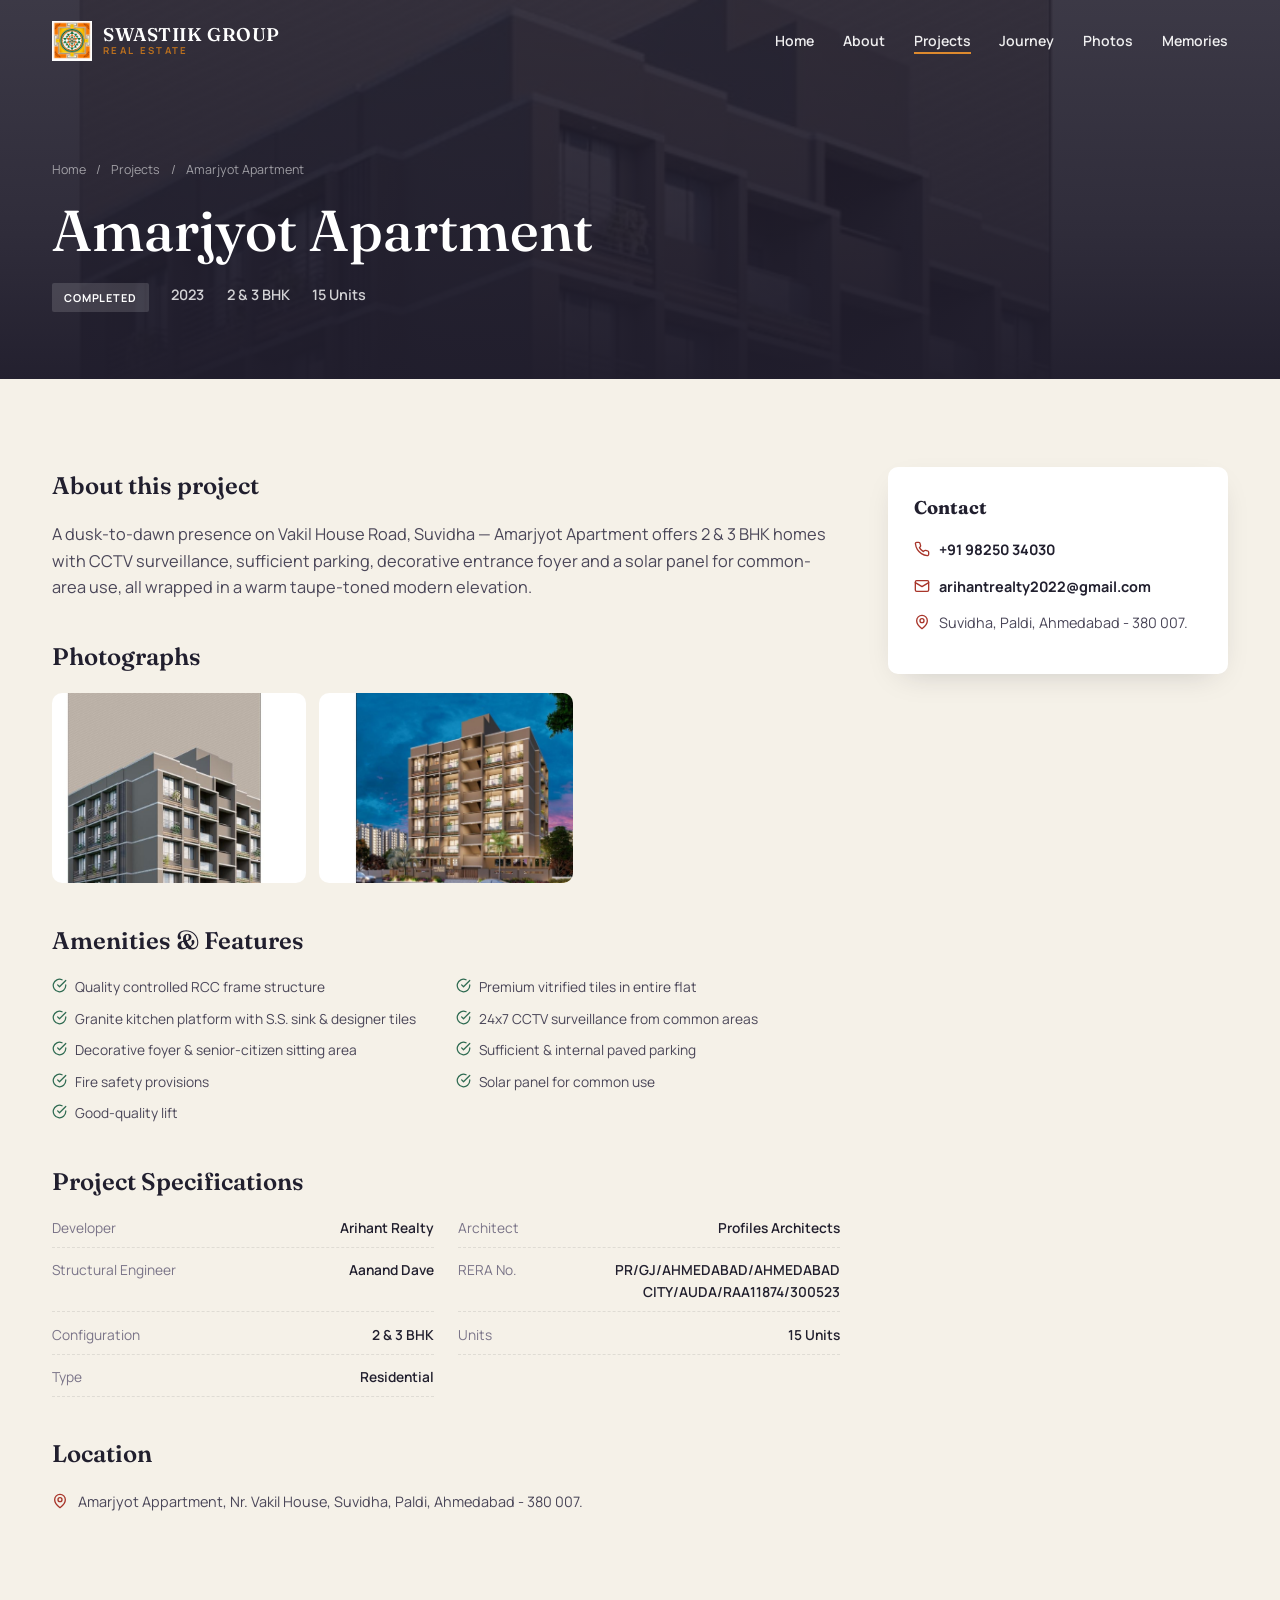
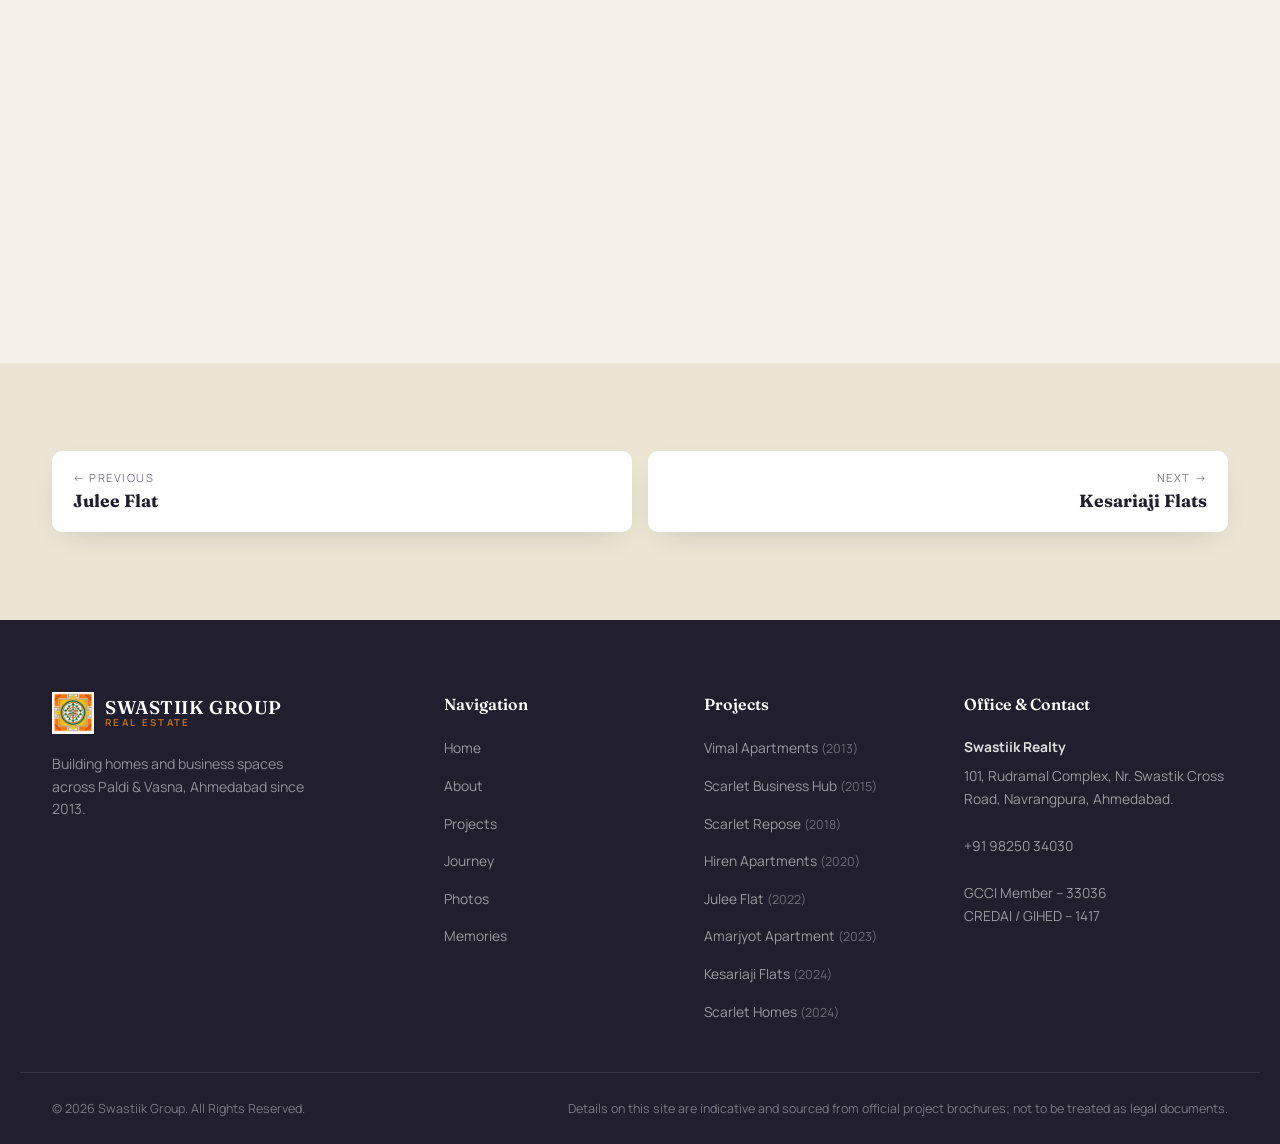
<file: project-amarjyot.html>
<!DOCTYPE html>
<html lang="en">
<head>
<meta charset="UTF-8">
<meta name="viewport" content="width=device-width, initial-scale=1.0, viewport-fit=cover">
<title>Amarjyot Apartment | Swastiik Group</title>
<meta name="description" content="A dusk-to-dawn presence on Vakil House Road, Suvidha — Amarjyot Apartment offers 2 &amp; 3 BHK homes with CCTV surveillance, sufficient parking, decorative…">
<link rel="canonical" href="https://swastiikgroup.com/project-amarjyot.html">
<link rel="icon" type="image/png" href="images/favicon.png">
<meta property="og:title" content="Amarjyot Apartment | Swastiik Group">
<meta property="og:description" content="A dusk-to-dawn presence on Vakil House Road, Suvidha — Amarjyot Apartment offers 2 &amp; 3 BHK homes with CCTV surveillance, sufficient parking, decorative…">
<meta property="og:type" content="website">
<meta property="og:url" content="https://swastiikgroup.com/project-amarjyot.html">
<meta property="og:image" content="https://swastiikgroup.com/images/projects/amarjyot_hero.jpg">
<meta name="theme-color" content="#211f2e">
<script>document.documentElement.classList.add("js")</script>
<link rel="preconnect" href="https://fonts.googleapis.com">
<link rel="preconnect" href="https://fonts.gstatic.com" crossorigin>
<link href="https://fonts.googleapis.com/css2?family=Fraunces:ital,wght@0,400;0,500;0,600;1,400;1,500&family=Manrope:wght@400;500;600;700;800&display=swap" rel="stylesheet">
<link rel="stylesheet" href="style.css">
<link rel="stylesheet" href="pages.css">
</head>
<body>

<nav id="navbar" class="navbar">
 <div class="nav-container">
  <a href="index.html" class="nav-logo"><img src="images/logo.png" alt="Swastiik Group logo"><div class="logo-text"><span class="logo-name">SWASTIIK GROUP</span><span class="logo-sub">Real Estate</span></div></a>
  <ul class="nav-links"><li><a href="index.html" class="nav-link">Home</a></li><li><a href="about.html" class="nav-link">About</a></li><li><a href="projects.html" class="nav-link active">Projects</a></li><li><a href="journey.html" class="nav-link">Journey</a></li><li><a href="photo.html" class="nav-link">Photos</a></li><li><a href="memories.html" class="nav-link">Memories</a></li></ul>
  <button class="hamburger" id="hamburger" aria-label="Toggle menu" aria-expanded="false"><span></span><span></span><span></span></button>
 </div>
 <div class="mobile-menu" id="mobileMenu"><ul class="mobile-nav-links"><li><a href="index.html" class="mobile-nav-link">Home</a></li><li><a href="about.html" class="mobile-nav-link">About</a></li><li><a href="projects.html" class="mobile-nav-link active">Projects</a></li><li><a href="journey.html" class="mobile-nav-link">Journey</a></li><li><a href="photo.html" class="mobile-nav-link">Photos</a></li><li><a href="memories.html" class="mobile-nav-link">Memories</a></li></ul></div>
</nav>
<header class="page-hero"><div class="hero-media"><img src="images/projects/amarjyot_hero.jpg" alt=""></div><div class="hero-overlay"></div><div class="container"><p class="crumbs"><a href="index.html">Home</a> <span>/</span> <a href="projects.html">Projects</a> <span>/</span> Amarjyot Apartment</p><h1>Amarjyot Apartment</h1><div class="ph-meta"><span class="badge badge-completed" style="background:rgba(255,255,255,.14);color:#fff">Completed</span><span>2023</span><span>2 &amp; 3 BHK</span><span>15 Units</span></div></div></header>
<section class="section"><div class="container detail"><div>
<h2>About this project</h2><p class="lead-p">A dusk-to-dawn presence on Vakil House Road, Suvidha — Amarjyot Apartment offers 2 &amp; 3 BHK homes with CCTV surveillance, sufficient parking, decorative entrance foyer and a solar panel for common-area use, all wrapped in a warm taupe-toned modern elevation.</p>
<h2>Photographs</h2><div class="d-gallery"><a href="images/projects/amarjyot_hero.jpg" data-lb data-cap="Amarjyot Apartment"><img src="images/projects/amarjyot_hero.jpg" alt="Amarjyot Apartment view 1" loading="lazy"></a><a href="images/projects/amarjyot_dusk.jpg" data-lb data-cap="Amarjyot Apartment"><img src="images/projects/amarjyot_dusk.jpg" alt="Amarjyot Apartment view 2" loading="lazy"></a></div>
<h2>Amenities &amp; Features</h2><ul class="modal-amenities"><li><i data-lucide="check-circle" class=""></i> Quality controlled RCC frame structure</li><li><i data-lucide="check-circle" class=""></i> Premium vitrified tiles in entire flat</li><li><i data-lucide="check-circle" class=""></i> Granite kitchen platform with S.S. sink &amp; designer tiles</li><li><i data-lucide="check-circle" class=""></i> 24x7 CCTV surveillance from common areas</li><li><i data-lucide="check-circle" class=""></i> Decorative foyer &amp; senior-citizen sitting area</li><li><i data-lucide="check-circle" class=""></i> Sufficient &amp; internal paved parking</li><li><i data-lucide="check-circle" class=""></i> Fire safety provisions</li><li><i data-lucide="check-circle" class=""></i> Solar panel for common use</li><li><i data-lucide="check-circle" class=""></i> Good-quality lift</li></ul>
<h2>Project Specifications</h2><div class="spec-grid"><div class="spec-row"><span class="spec-label">Developer</span><span class="spec-value">Arihant Realty</span></div><div class="spec-row"><span class="spec-label">Architect</span><span class="spec-value">Profiles Architects</span></div><div class="spec-row"><span class="spec-label">Structural Engineer</span><span class="spec-value">Aanand Dave</span></div><div class="spec-row"><span class="spec-label">RERA No.</span><span class="spec-value">PR/GJ/AHMEDABAD/AHMEDABAD CITY/AUDA/RAA11874/300523</span></div><div class="spec-row"><span class="spec-label">Configuration</span><span class="spec-value">2 &amp; 3 BHK</span></div><div class="spec-row"><span class="spec-label">Units</span><span class="spec-value">15 Units</span></div><div class="spec-row"><span class="spec-label">Type</span><span class="spec-value">Residential</span></div></div>
<h2>Location</h2><p class="aside-row"><i data-lucide="map-pin" class=""></i> Amarjyot Appartment, Nr. Vakil House, Suvidha, Paldi, Ahmedabad - 380 007.</p><div class="map-box"><iframe src="https://www.google.com/maps?q=Amarjyot+Appartment,+Nr+Vakil+House,+Suvidha,+Paldi,+Ahmedabad+380+007+&output=embed" loading="lazy" referrerpolicy="no-referrer-when-downgrade" title="Amarjyot Apartment location map"></iframe></div>
</div><aside><div class="aside-card"><h3>Contact</h3><div class="aside-row"><i data-lucide="phone" class=""></i><a href="tel:+919825034030">+91 98250 34030</a></div>
<div class="aside-row"><i data-lucide="mail" class=""></i><a href="mailto:arihantrealty2022@gmail.com">arihantrealty2022@gmail.com</a></div><div class="aside-row"><i data-lucide="map-pin" class=""></i><span>Suvidha, Paldi, Ahmedabad - 380 007.</span></div>
</div></aside></div></section>
<section class="section alt"><div class="container pn"><a href="project-julee.html"><small>&larr; Previous</small><strong>Julee Flat</strong></a><a href="project-kesariaji.html"><small>Next &rarr;</small><strong>Kesariaji Flats</strong></a></div></section>
<footer class="footer">
 <div class="footer-inner">
  <div class="footer-brand">
   <div class="footer-logo"><img src="images/logo.png" alt="Swastiik Group logo"><div class="logo-text"><span class="logo-name">SWASTIIK GROUP</span><span class="logo-sub">Real Estate</span></div></div>
   <p class="footer-tagline">Building homes and business spaces across Paldi &amp; Vasna, Ahmedabad since 2013.</p>
  </div>
  <div class="footer-col"><h4>Navigation</h4><ul><li><a href="index.html">Home</a></li><li><a href="about.html">About</a></li><li><a href="projects.html">Projects</a></li><li><a href="journey.html">Journey</a></li><li><a href="photo.html">Photos</a></li><li><a href="memories.html">Memories</a></li></ul></div>
  <div class="footer-col"><h4>Projects</h4><ul><li><a href="project-vimal.html">Vimal Apartments <span>(2013)</span></a></li><li><a href="project-scarlet-business-hub.html">Scarlet Business Hub <span>(2015)</span></a></li><li><a href="project-scarlet-repose.html">Scarlet Repose <span>(2018)</span></a></li><li><a href="project-hiren.html">Hiren Apartments <span>(2020)</span></a></li><li><a href="project-julee.html">Julee Flat <span>(2022)</span></a></li><li><a href="project-amarjyot.html">Amarjyot Apartment <span>(2023)</span></a></li><li><a href="project-kesariaji.html">Kesariaji Flats <span>(2024)</span></a></li><li><a href="project-scarlet-homes.html">Scarlet Homes <span>(2024)</span></a></li></ul></div>
  <div class="footer-col"><h4>Office &amp; Contact</h4><div class="footer-address-block"><strong>Swastiik Realty</strong>101, Rudramal Complex, Nr. Swastik Cross Road, Navrangpura, Ahmedabad.<br><br><a href="tel:+919825034030">+91 98250 34030</a><br><br>GCCI Member &ndash; 33036<br>CREDAI / GIHED &ndash; 1417</div></div>
 </div>
 <div class="footer-bottom"><p>&copy; 2026 Swastiik Group. All Rights Reserved.</p>
  <div class="footer-legal"><span>Details on this site are indicative and sourced from official project brochures; not to be treated as legal documents.</span></div></div>
</footer>
<script src="site.js"></script>
</body>
</html>
</file>
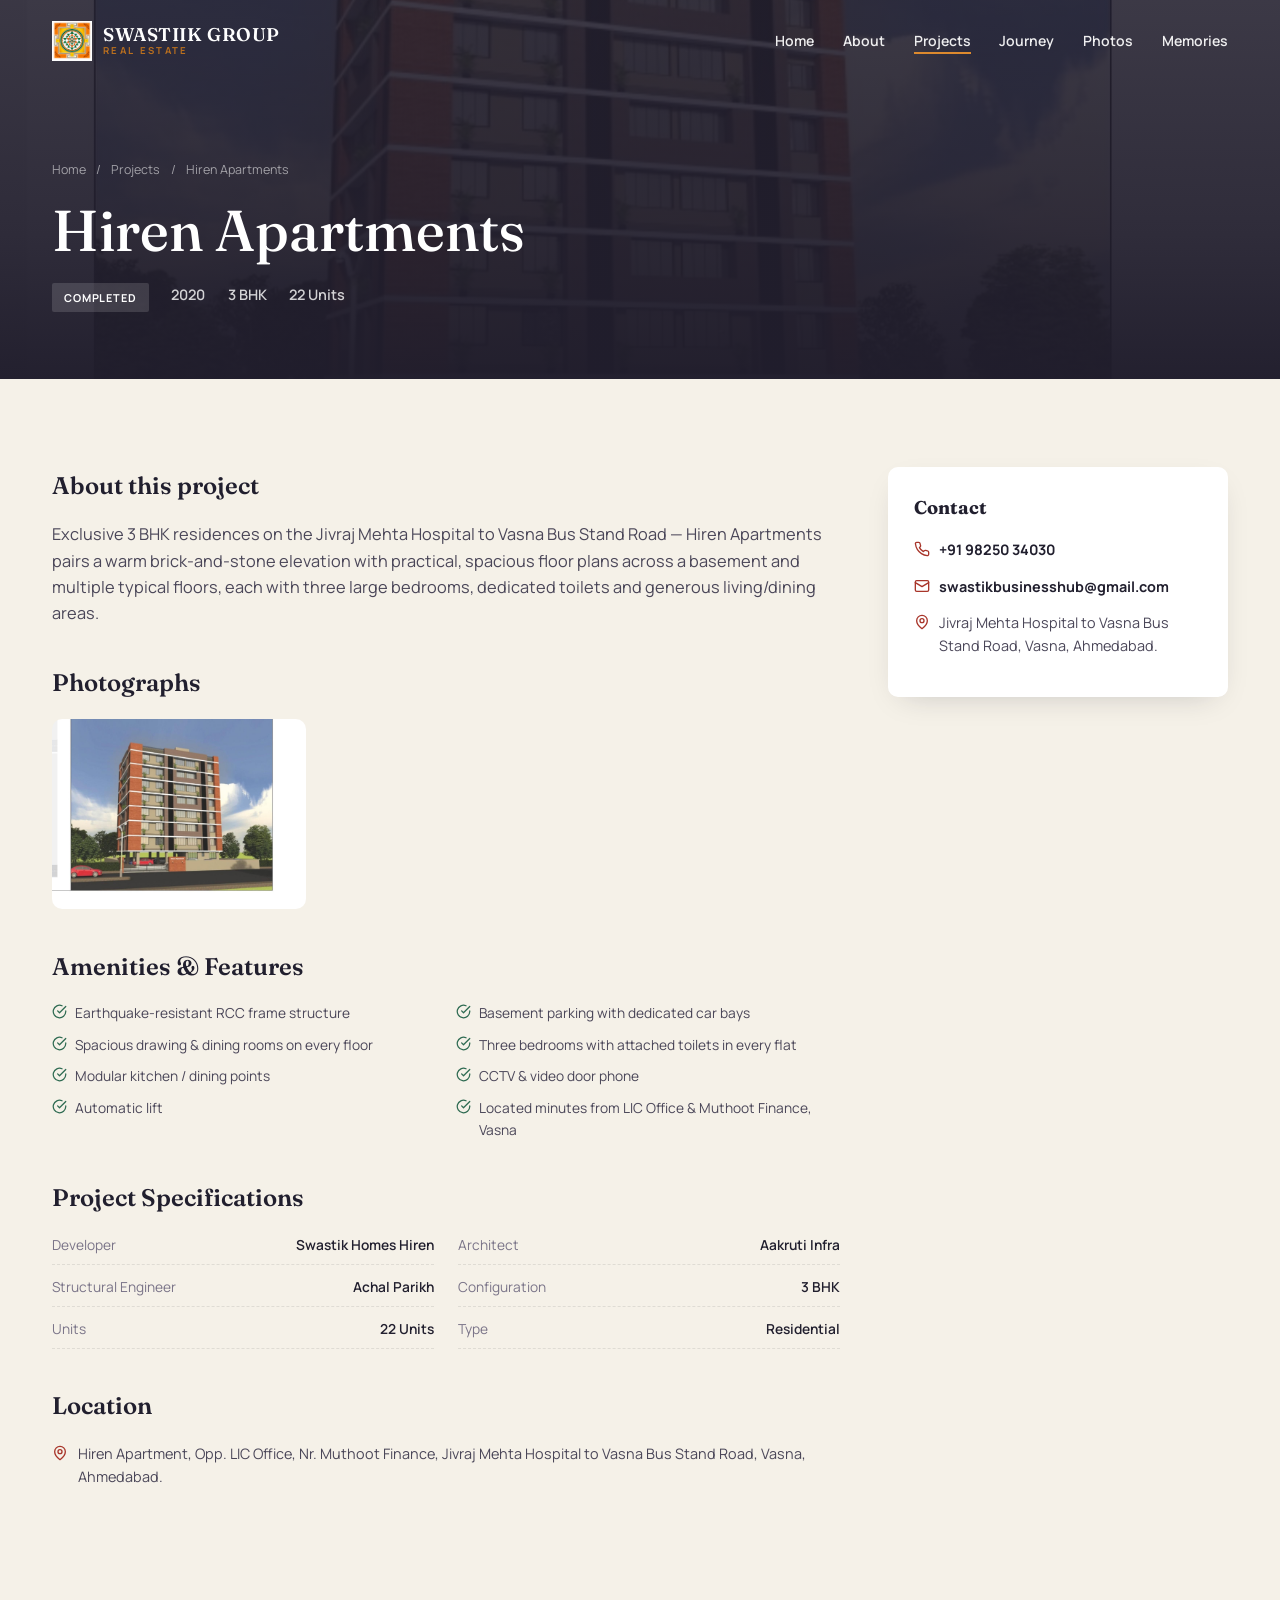
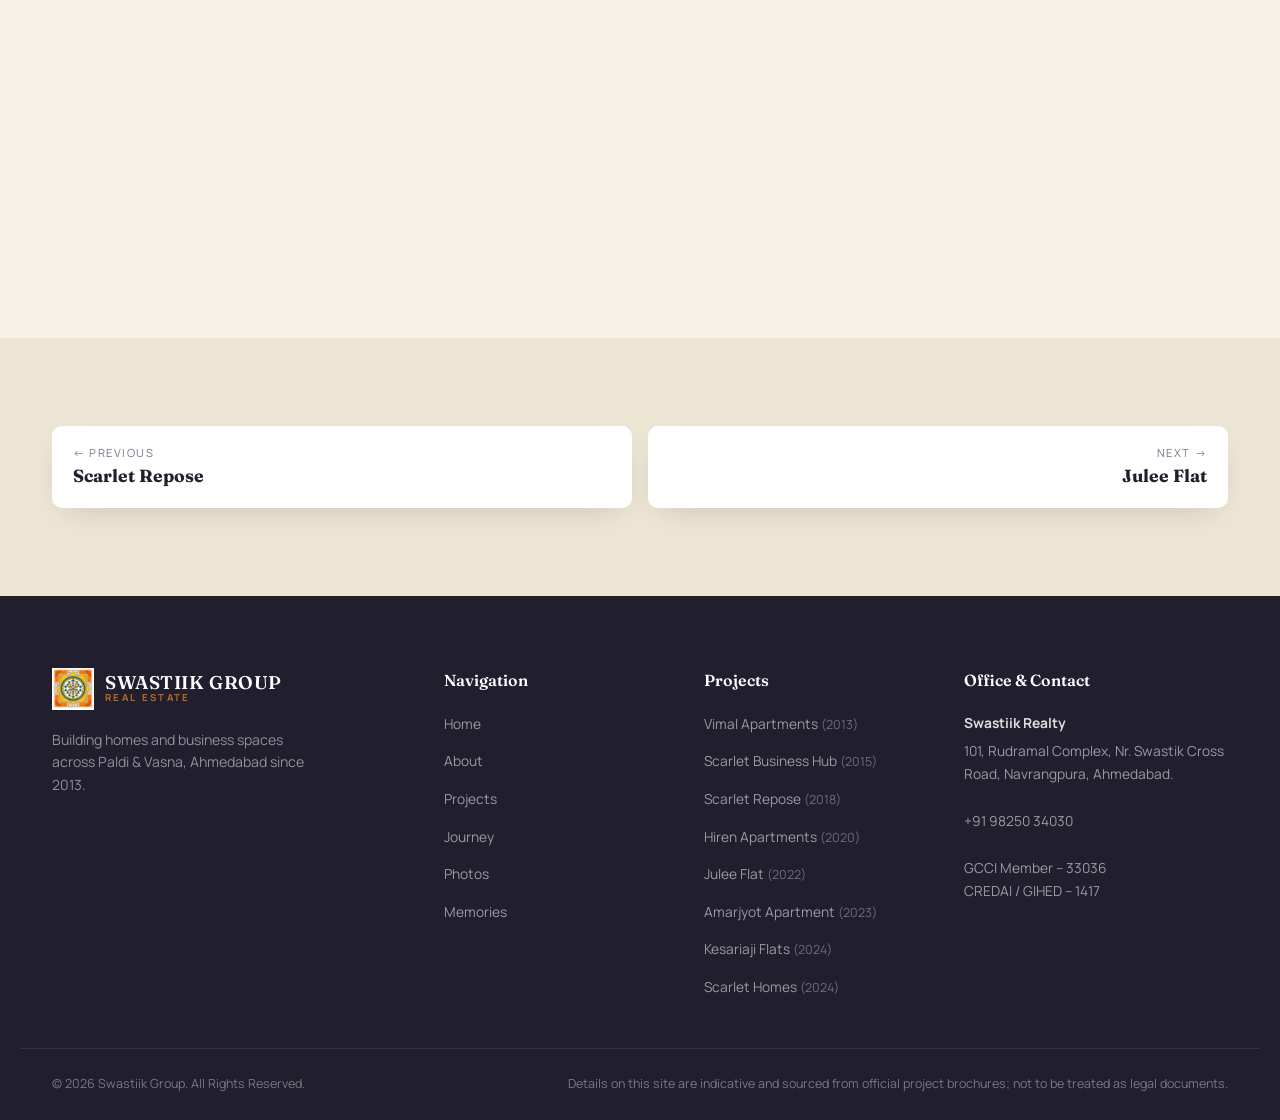
<file: project-hiren.html>
<!DOCTYPE html>
<html lang="en">
<head>
<meta charset="UTF-8">
<meta name="viewport" content="width=device-width, initial-scale=1.0, viewport-fit=cover">
<title>Hiren Apartments | Swastiik Group</title>
<meta name="description" content="Exclusive 3 BHK residences on the Jivraj Mehta Hospital to Vasna Bus Stand Road — Hiren Apartments pairs a warm brick-and-stone elevation with practical,…">
<link rel="canonical" href="https://swastiikgroup.com/project-hiren.html">
<link rel="icon" type="image/png" href="images/favicon.png">
<meta property="og:title" content="Hiren Apartments | Swastiik Group">
<meta property="og:description" content="Exclusive 3 BHK residences on the Jivraj Mehta Hospital to Vasna Bus Stand Road — Hiren Apartments pairs a warm brick-and-stone elevation with practical,…">
<meta property="og:type" content="website">
<meta property="og:url" content="https://swastiikgroup.com/project-hiren.html">
<meta property="og:image" content="https://swastiikgroup.com/images/projects/hiren_hero.jpg">
<meta name="theme-color" content="#211f2e">
<script>document.documentElement.classList.add("js")</script>
<link rel="preconnect" href="https://fonts.googleapis.com">
<link rel="preconnect" href="https://fonts.gstatic.com" crossorigin>
<link href="https://fonts.googleapis.com/css2?family=Fraunces:ital,wght@0,400;0,500;0,600;1,400;1,500&family=Manrope:wght@400;500;600;700;800&display=swap" rel="stylesheet">
<link rel="stylesheet" href="style.css">
<link rel="stylesheet" href="pages.css">
</head>
<body>

<nav id="navbar" class="navbar">
 <div class="nav-container">
  <a href="index.html" class="nav-logo"><img src="images/logo.png" alt="Swastiik Group logo"><div class="logo-text"><span class="logo-name">SWASTIIK GROUP</span><span class="logo-sub">Real Estate</span></div></a>
  <ul class="nav-links"><li><a href="index.html" class="nav-link">Home</a></li><li><a href="about.html" class="nav-link">About</a></li><li><a href="projects.html" class="nav-link active">Projects</a></li><li><a href="journey.html" class="nav-link">Journey</a></li><li><a href="photo.html" class="nav-link">Photos</a></li><li><a href="memories.html" class="nav-link">Memories</a></li></ul>
  <button class="hamburger" id="hamburger" aria-label="Toggle menu" aria-expanded="false"><span></span><span></span><span></span></button>
 </div>
 <div class="mobile-menu" id="mobileMenu"><ul class="mobile-nav-links"><li><a href="index.html" class="mobile-nav-link">Home</a></li><li><a href="about.html" class="mobile-nav-link">About</a></li><li><a href="projects.html" class="mobile-nav-link active">Projects</a></li><li><a href="journey.html" class="mobile-nav-link">Journey</a></li><li><a href="photo.html" class="mobile-nav-link">Photos</a></li><li><a href="memories.html" class="mobile-nav-link">Memories</a></li></ul></div>
</nav>
<header class="page-hero"><div class="hero-media"><img src="images/projects/hiren_hero.jpg" alt=""></div><div class="hero-overlay"></div><div class="container"><p class="crumbs"><a href="index.html">Home</a> <span>/</span> <a href="projects.html">Projects</a> <span>/</span> Hiren Apartments</p><h1>Hiren Apartments</h1><div class="ph-meta"><span class="badge badge-completed" style="background:rgba(255,255,255,.14);color:#fff">Completed</span><span>2020</span><span>3 BHK</span><span>22 Units</span></div></div></header>
<section class="section"><div class="container detail"><div>
<h2>About this project</h2><p class="lead-p">Exclusive 3 BHK residences on the Jivraj Mehta Hospital to Vasna Bus Stand Road — Hiren Apartments pairs a warm brick-and-stone elevation with practical, spacious floor plans across a basement and multiple typical floors, each with three large bedrooms, dedicated toilets and generous living/dining areas.</p>
<h2>Photographs</h2><div class="d-gallery"><a href="images/projects/hiren_hero.jpg" data-lb data-cap="Hiren Apartments"><img src="images/projects/hiren_hero.jpg" alt="Hiren Apartments view 1" loading="lazy"></a></div>
<h2>Amenities &amp; Features</h2><ul class="modal-amenities"><li><i data-lucide="check-circle" class=""></i> Earthquake-resistant RCC frame structure</li><li><i data-lucide="check-circle" class=""></i> Basement parking with dedicated car bays</li><li><i data-lucide="check-circle" class=""></i> Spacious drawing &amp; dining rooms on every floor</li><li><i data-lucide="check-circle" class=""></i> Three bedrooms with attached toilets in every flat</li><li><i data-lucide="check-circle" class=""></i> Modular kitchen / dining points</li><li><i data-lucide="check-circle" class=""></i> CCTV &amp; video door phone</li><li><i data-lucide="check-circle" class=""></i> Automatic lift</li><li><i data-lucide="check-circle" class=""></i> Located minutes from LIC Office &amp; Muthoot Finance, Vasna</li></ul>
<h2>Project Specifications</h2><div class="spec-grid"><div class="spec-row"><span class="spec-label">Developer</span><span class="spec-value">Swastik Homes Hiren</span></div><div class="spec-row"><span class="spec-label">Architect</span><span class="spec-value">Aakruti Infra</span></div><div class="spec-row"><span class="spec-label">Structural Engineer</span><span class="spec-value">Achal Parikh</span></div><div class="spec-row"><span class="spec-label">Configuration</span><span class="spec-value">3 BHK</span></div><div class="spec-row"><span class="spec-label">Units</span><span class="spec-value">22 Units</span></div><div class="spec-row"><span class="spec-label">Type</span><span class="spec-value">Residential</span></div></div>
<h2>Location</h2><p class="aside-row"><i data-lucide="map-pin" class=""></i> Hiren Apartment, Opp. LIC Office, Nr. Muthoot Finance, Jivraj Mehta Hospital to Vasna Bus Stand Road, Vasna, Ahmedabad.</p><div class="map-box"><iframe src="https://www.google.com/maps?q=Hiren+Apartment,+Opp+LIC+Office,+Nr+Muthoot+Finance,+Jivraj+Mehta+Hospital+to+Vasna+Bus+Stand+Road,+Vasna,+Ahmedabad+&output=embed" loading="lazy" referrerpolicy="no-referrer-when-downgrade" title="Hiren Apartments location map"></iframe></div>
</div><aside><div class="aside-card"><h3>Contact</h3><div class="aside-row"><i data-lucide="phone" class=""></i><a href="tel:+919825034030">+91 98250 34030</a></div>
<div class="aside-row"><i data-lucide="mail" class=""></i><a href="mailto:swastikbusinesshub@gmail.com">swastikbusinesshub@gmail.com</a></div><div class="aside-row"><i data-lucide="map-pin" class=""></i><span>Jivraj Mehta Hospital to Vasna Bus Stand Road, Vasna, Ahmedabad.</span></div>
</div></aside></div></section>
<section class="section alt"><div class="container pn"><a href="project-scarlet-repose.html"><small>&larr; Previous</small><strong>Scarlet Repose</strong></a><a href="project-julee.html"><small>Next &rarr;</small><strong>Julee Flat</strong></a></div></section>
<footer class="footer">
 <div class="footer-inner">
  <div class="footer-brand">
   <div class="footer-logo"><img src="images/logo.png" alt="Swastiik Group logo"><div class="logo-text"><span class="logo-name">SWASTIIK GROUP</span><span class="logo-sub">Real Estate</span></div></div>
   <p class="footer-tagline">Building homes and business spaces across Paldi &amp; Vasna, Ahmedabad since 2013.</p>
  </div>
  <div class="footer-col"><h4>Navigation</h4><ul><li><a href="index.html">Home</a></li><li><a href="about.html">About</a></li><li><a href="projects.html">Projects</a></li><li><a href="journey.html">Journey</a></li><li><a href="photo.html">Photos</a></li><li><a href="memories.html">Memories</a></li></ul></div>
  <div class="footer-col"><h4>Projects</h4><ul><li><a href="project-vimal.html">Vimal Apartments <span>(2013)</span></a></li><li><a href="project-scarlet-business-hub.html">Scarlet Business Hub <span>(2015)</span></a></li><li><a href="project-scarlet-repose.html">Scarlet Repose <span>(2018)</span></a></li><li><a href="project-hiren.html">Hiren Apartments <span>(2020)</span></a></li><li><a href="project-julee.html">Julee Flat <span>(2022)</span></a></li><li><a href="project-amarjyot.html">Amarjyot Apartment <span>(2023)</span></a></li><li><a href="project-kesariaji.html">Kesariaji Flats <span>(2024)</span></a></li><li><a href="project-scarlet-homes.html">Scarlet Homes <span>(2024)</span></a></li></ul></div>
  <div class="footer-col"><h4>Office &amp; Contact</h4><div class="footer-address-block"><strong>Swastiik Realty</strong>101, Rudramal Complex, Nr. Swastik Cross Road, Navrangpura, Ahmedabad.<br><br><a href="tel:+919825034030">+91 98250 34030</a><br><br>GCCI Member &ndash; 33036<br>CREDAI / GIHED &ndash; 1417</div></div>
 </div>
 <div class="footer-bottom"><p>&copy; 2026 Swastiik Group. All Rights Reserved.</p>
  <div class="footer-legal"><span>Details on this site are indicative and sourced from official project brochures; not to be treated as legal documents.</span></div></div>
</footer>
<script src="site.js"></script>
</body>
</html>
</file>
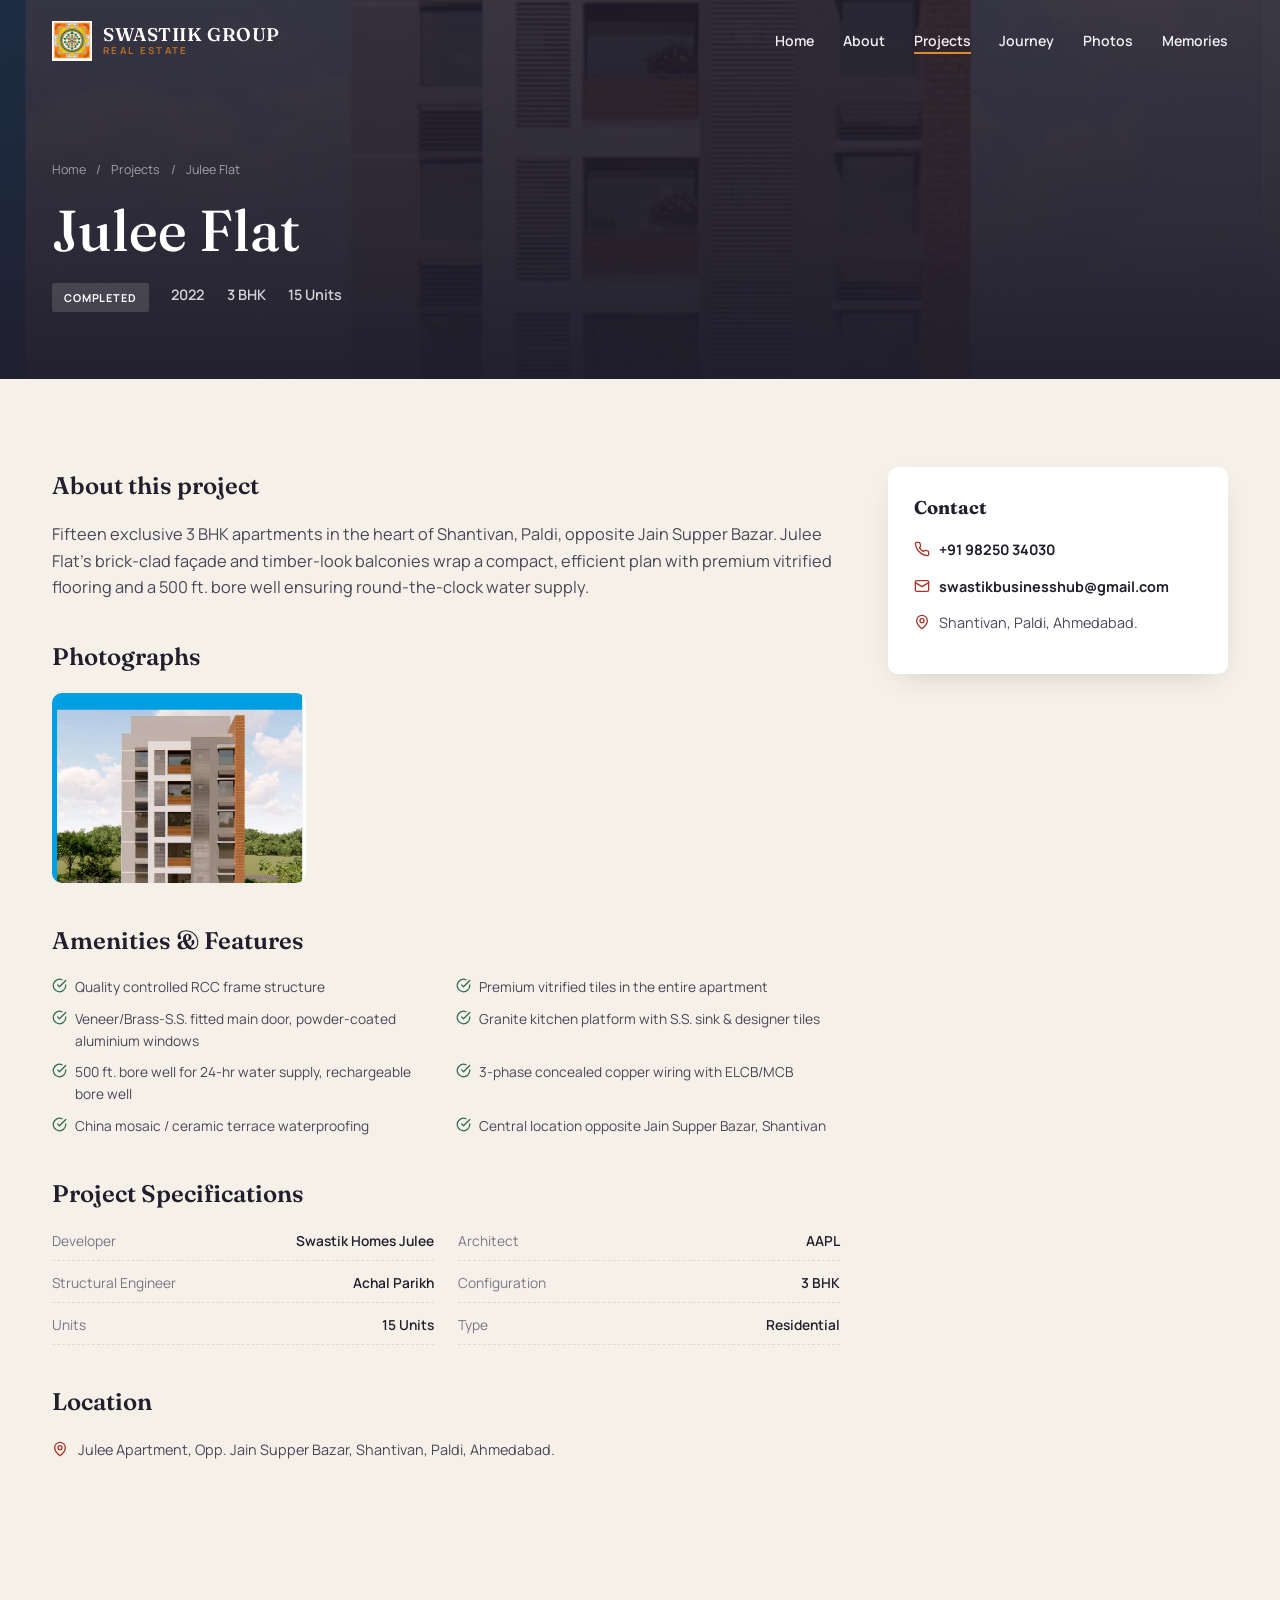
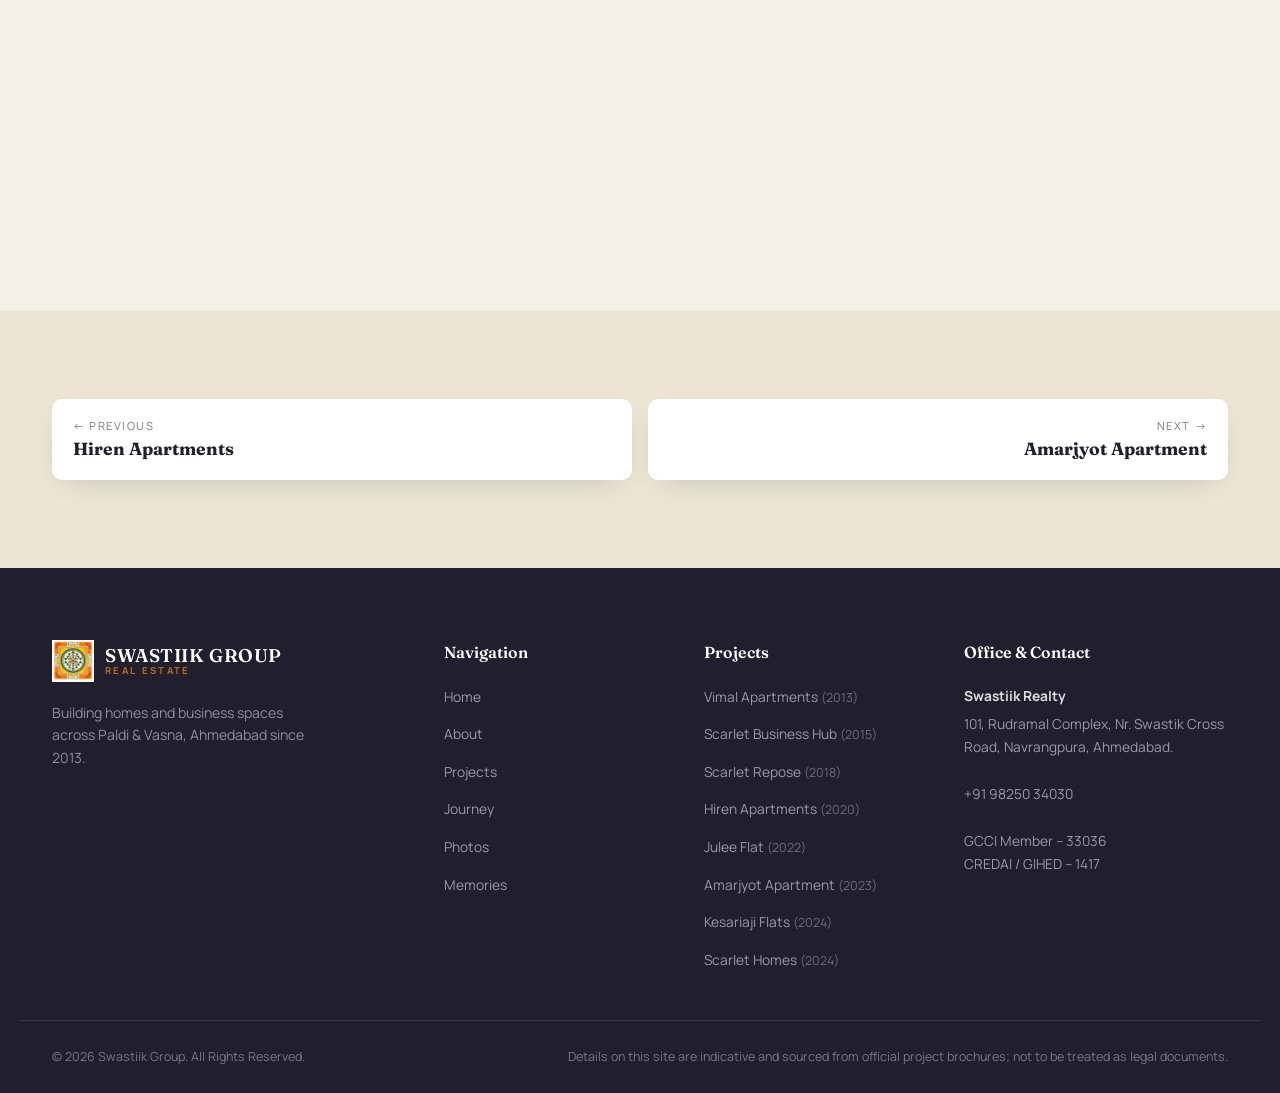
<file: project-julee.html>
<!DOCTYPE html>
<html lang="en">
<head>
<meta charset="UTF-8">
<meta name="viewport" content="width=device-width, initial-scale=1.0, viewport-fit=cover">
<title>Julee Flat | Swastiik Group</title>
<meta name="description" content="Fifteen exclusive 3 BHK apartments in the heart of Shantivan, Paldi, opposite Jain Supper Bazar. Julee Flat&#x27;s brick-clad façade and timber-look balconies…">
<link rel="canonical" href="https://swastiikgroup.com/project-julee.html">
<link rel="icon" type="image/png" href="images/favicon.png">
<meta property="og:title" content="Julee Flat | Swastiik Group">
<meta property="og:description" content="Fifteen exclusive 3 BHK apartments in the heart of Shantivan, Paldi, opposite Jain Supper Bazar. Julee Flat&#x27;s brick-clad façade and timber-look balconies…">
<meta property="og:type" content="website">
<meta property="og:url" content="https://swastiikgroup.com/project-julee.html">
<meta property="og:image" content="https://swastiikgroup.com/images/projects/julee_hero.jpg">
<meta name="theme-color" content="#211f2e">
<script>document.documentElement.classList.add("js")</script>
<link rel="preconnect" href="https://fonts.googleapis.com">
<link rel="preconnect" href="https://fonts.gstatic.com" crossorigin>
<link href="https://fonts.googleapis.com/css2?family=Fraunces:ital,wght@0,400;0,500;0,600;1,400;1,500&family=Manrope:wght@400;500;600;700;800&display=swap" rel="stylesheet">
<link rel="stylesheet" href="style.css">
<link rel="stylesheet" href="pages.css">
</head>
<body>

<nav id="navbar" class="navbar">
 <div class="nav-container">
  <a href="index.html" class="nav-logo"><img src="images/logo.png" alt="Swastiik Group logo"><div class="logo-text"><span class="logo-name">SWASTIIK GROUP</span><span class="logo-sub">Real Estate</span></div></a>
  <ul class="nav-links"><li><a href="index.html" class="nav-link">Home</a></li><li><a href="about.html" class="nav-link">About</a></li><li><a href="projects.html" class="nav-link active">Projects</a></li><li><a href="journey.html" class="nav-link">Journey</a></li><li><a href="photo.html" class="nav-link">Photos</a></li><li><a href="memories.html" class="nav-link">Memories</a></li></ul>
  <button class="hamburger" id="hamburger" aria-label="Toggle menu" aria-expanded="false"><span></span><span></span><span></span></button>
 </div>
 <div class="mobile-menu" id="mobileMenu"><ul class="mobile-nav-links"><li><a href="index.html" class="mobile-nav-link">Home</a></li><li><a href="about.html" class="mobile-nav-link">About</a></li><li><a href="projects.html" class="mobile-nav-link active">Projects</a></li><li><a href="journey.html" class="mobile-nav-link">Journey</a></li><li><a href="photo.html" class="mobile-nav-link">Photos</a></li><li><a href="memories.html" class="mobile-nav-link">Memories</a></li></ul></div>
</nav>
<header class="page-hero"><div class="hero-media"><img src="images/projects/julee_hero.jpg" alt=""></div><div class="hero-overlay"></div><div class="container"><p class="crumbs"><a href="index.html">Home</a> <span>/</span> <a href="projects.html">Projects</a> <span>/</span> Julee Flat</p><h1>Julee Flat</h1><div class="ph-meta"><span class="badge badge-completed" style="background:rgba(255,255,255,.14);color:#fff">Completed</span><span>2022</span><span>3 BHK</span><span>15 Units</span></div></div></header>
<section class="section"><div class="container detail"><div>
<h2>About this project</h2><p class="lead-p">Fifteen exclusive 3 BHK apartments in the heart of Shantivan, Paldi, opposite Jain Supper Bazar. Julee Flat&#x27;s brick-clad façade and timber-look balconies wrap a compact, efficient plan with premium vitrified flooring and a 500 ft. bore well ensuring round-the-clock water supply.</p>
<h2>Photographs</h2><div class="d-gallery"><a href="images/projects/julee_hero.jpg" data-lb data-cap="Julee Flat"><img src="images/projects/julee_hero.jpg" alt="Julee Flat view 1" loading="lazy"></a></div>
<h2>Amenities &amp; Features</h2><ul class="modal-amenities"><li><i data-lucide="check-circle" class=""></i> Quality controlled RCC frame structure</li><li><i data-lucide="check-circle" class=""></i> Premium vitrified tiles in the entire apartment</li><li><i data-lucide="check-circle" class=""></i> Veneer/Brass-S.S. fitted main door, powder-coated aluminium windows</li><li><i data-lucide="check-circle" class=""></i> Granite kitchen platform with S.S. sink &amp; designer tiles</li><li><i data-lucide="check-circle" class=""></i> 500 ft. bore well for 24-hr water supply, rechargeable bore well</li><li><i data-lucide="check-circle" class=""></i> 3-phase concealed copper wiring with ELCB/MCB</li><li><i data-lucide="check-circle" class=""></i> China mosaic / ceramic terrace waterproofing</li><li><i data-lucide="check-circle" class=""></i> Central location opposite Jain Supper Bazar, Shantivan</li></ul>
<h2>Project Specifications</h2><div class="spec-grid"><div class="spec-row"><span class="spec-label">Developer</span><span class="spec-value">Swastik Homes Julee</span></div><div class="spec-row"><span class="spec-label">Architect</span><span class="spec-value">AAPL</span></div><div class="spec-row"><span class="spec-label">Structural Engineer</span><span class="spec-value">Achal Parikh</span></div><div class="spec-row"><span class="spec-label">Configuration</span><span class="spec-value">3 BHK</span></div><div class="spec-row"><span class="spec-label">Units</span><span class="spec-value">15 Units</span></div><div class="spec-row"><span class="spec-label">Type</span><span class="spec-value">Residential</span></div></div>
<h2>Location</h2><p class="aside-row"><i data-lucide="map-pin" class=""></i> Julee Apartment, Opp. Jain Supper Bazar, Shantivan, Paldi, Ahmedabad.</p><div class="map-box"><iframe src="https://www.google.com/maps?q=Julee+Apartment,+Opp+Jain+Supper+Bazar,+Shantivan,+Paldi,+Ahmedabad+&output=embed" loading="lazy" referrerpolicy="no-referrer-when-downgrade" title="Julee Flat location map"></iframe></div>
</div><aside><div class="aside-card"><h3>Contact</h3><div class="aside-row"><i data-lucide="phone" class=""></i><a href="tel:+919825034030">+91 98250 34030</a></div>
<div class="aside-row"><i data-lucide="mail" class=""></i><a href="mailto:swastikbusinesshub@gmail.com">swastikbusinesshub@gmail.com</a></div><div class="aside-row"><i data-lucide="map-pin" class=""></i><span>Shantivan, Paldi, Ahmedabad.</span></div>
</div></aside></div></section>
<section class="section alt"><div class="container pn"><a href="project-hiren.html"><small>&larr; Previous</small><strong>Hiren Apartments</strong></a><a href="project-amarjyot.html"><small>Next &rarr;</small><strong>Amarjyot Apartment</strong></a></div></section>
<footer class="footer">
 <div class="footer-inner">
  <div class="footer-brand">
   <div class="footer-logo"><img src="images/logo.png" alt="Swastiik Group logo"><div class="logo-text"><span class="logo-name">SWASTIIK GROUP</span><span class="logo-sub">Real Estate</span></div></div>
   <p class="footer-tagline">Building homes and business spaces across Paldi &amp; Vasna, Ahmedabad since 2013.</p>
  </div>
  <div class="footer-col"><h4>Navigation</h4><ul><li><a href="index.html">Home</a></li><li><a href="about.html">About</a></li><li><a href="projects.html">Projects</a></li><li><a href="journey.html">Journey</a></li><li><a href="photo.html">Photos</a></li><li><a href="memories.html">Memories</a></li></ul></div>
  <div class="footer-col"><h4>Projects</h4><ul><li><a href="project-vimal.html">Vimal Apartments <span>(2013)</span></a></li><li><a href="project-scarlet-business-hub.html">Scarlet Business Hub <span>(2015)</span></a></li><li><a href="project-scarlet-repose.html">Scarlet Repose <span>(2018)</span></a></li><li><a href="project-hiren.html">Hiren Apartments <span>(2020)</span></a></li><li><a href="project-julee.html">Julee Flat <span>(2022)</span></a></li><li><a href="project-amarjyot.html">Amarjyot Apartment <span>(2023)</span></a></li><li><a href="project-kesariaji.html">Kesariaji Flats <span>(2024)</span></a></li><li><a href="project-scarlet-homes.html">Scarlet Homes <span>(2024)</span></a></li></ul></div>
  <div class="footer-col"><h4>Office &amp; Contact</h4><div class="footer-address-block"><strong>Swastiik Realty</strong>101, Rudramal Complex, Nr. Swastik Cross Road, Navrangpura, Ahmedabad.<br><br><a href="tel:+919825034030">+91 98250 34030</a><br><br>GCCI Member &ndash; 33036<br>CREDAI / GIHED &ndash; 1417</div></div>
 </div>
 <div class="footer-bottom"><p>&copy; 2026 Swastiik Group. All Rights Reserved.</p>
  <div class="footer-legal"><span>Details on this site are indicative and sourced from official project brochures; not to be treated as legal documents.</span></div></div>
</footer>
<script src="site.js"></script>
</body>
</html>
</file>
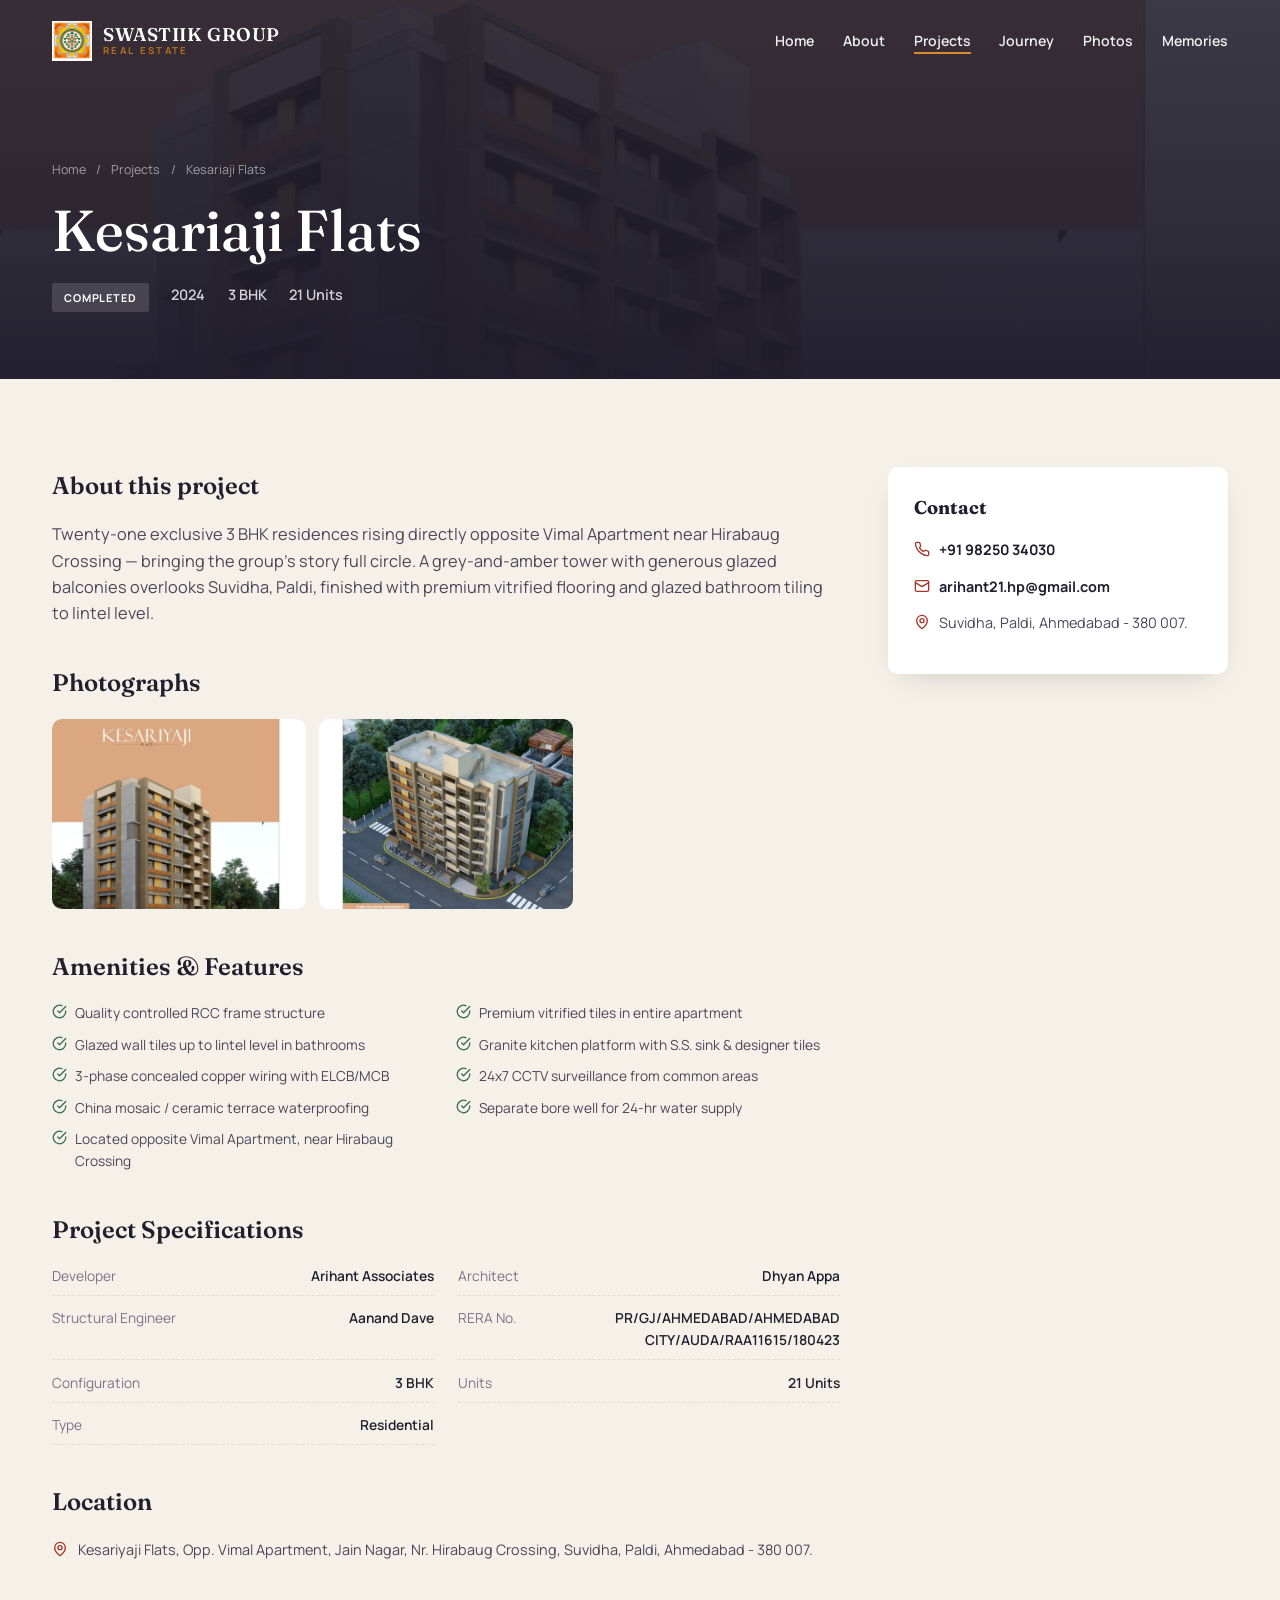
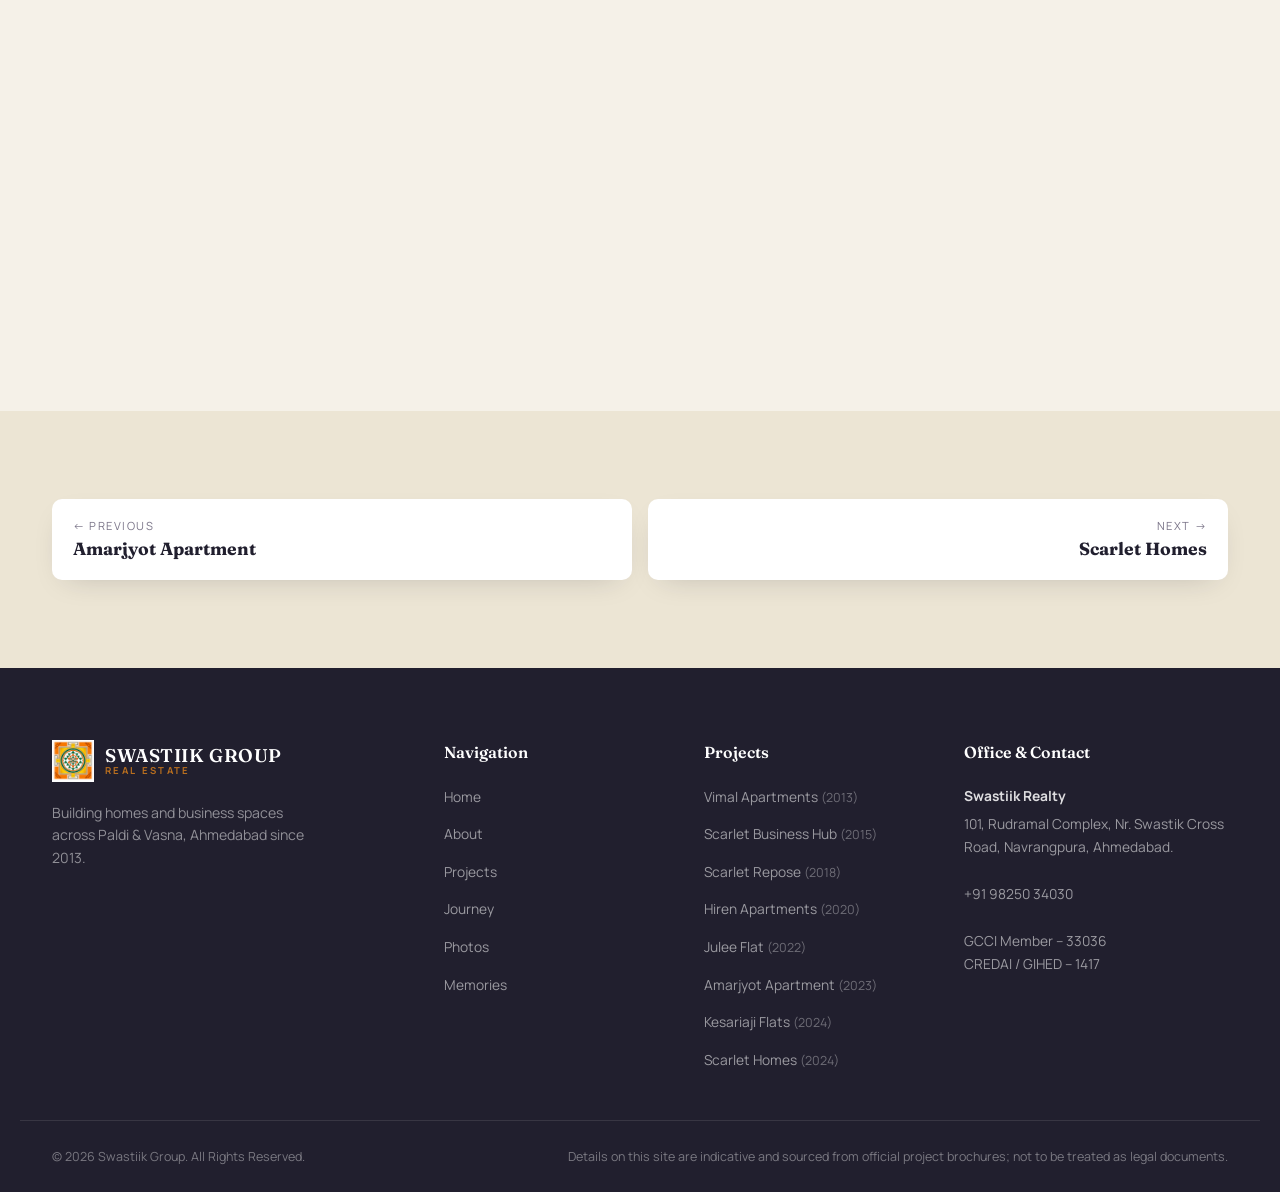
<file: project-kesariaji.html>
<!DOCTYPE html>
<html lang="en">
<head>
<meta charset="UTF-8">
<meta name="viewport" content="width=device-width, initial-scale=1.0, viewport-fit=cover">
<title>Kesariaji Flats | Swastiik Group</title>
<meta name="description" content="Twenty-one exclusive 3 BHK residences rising directly opposite Vimal Apartment near Hirabaug Crossing — bringing the group&#x27;s story full circle. A…">
<link rel="canonical" href="https://swastiikgroup.com/project-kesariaji.html">
<link rel="icon" type="image/png" href="images/favicon.png">
<meta property="og:title" content="Kesariaji Flats | Swastiik Group">
<meta property="og:description" content="Twenty-one exclusive 3 BHK residences rising directly opposite Vimal Apartment near Hirabaug Crossing — bringing the group&#x27;s story full circle. A…">
<meta property="og:type" content="website">
<meta property="og:url" content="https://swastiikgroup.com/project-kesariaji.html">
<meta property="og:image" content="https://swastiikgroup.com/images/projects/kesariaji_hero.jpg">
<meta name="theme-color" content="#211f2e">
<script>document.documentElement.classList.add("js")</script>
<link rel="preconnect" href="https://fonts.googleapis.com">
<link rel="preconnect" href="https://fonts.gstatic.com" crossorigin>
<link href="https://fonts.googleapis.com/css2?family=Fraunces:ital,wght@0,400;0,500;0,600;1,400;1,500&family=Manrope:wght@400;500;600;700;800&display=swap" rel="stylesheet">
<link rel="stylesheet" href="style.css">
<link rel="stylesheet" href="pages.css">
</head>
<body>

<nav id="navbar" class="navbar">
 <div class="nav-container">
  <a href="index.html" class="nav-logo"><img src="images/logo.png" alt="Swastiik Group logo"><div class="logo-text"><span class="logo-name">SWASTIIK GROUP</span><span class="logo-sub">Real Estate</span></div></a>
  <ul class="nav-links"><li><a href="index.html" class="nav-link">Home</a></li><li><a href="about.html" class="nav-link">About</a></li><li><a href="projects.html" class="nav-link active">Projects</a></li><li><a href="journey.html" class="nav-link">Journey</a></li><li><a href="photo.html" class="nav-link">Photos</a></li><li><a href="memories.html" class="nav-link">Memories</a></li></ul>
  <button class="hamburger" id="hamburger" aria-label="Toggle menu" aria-expanded="false"><span></span><span></span><span></span></button>
 </div>
 <div class="mobile-menu" id="mobileMenu"><ul class="mobile-nav-links"><li><a href="index.html" class="mobile-nav-link">Home</a></li><li><a href="about.html" class="mobile-nav-link">About</a></li><li><a href="projects.html" class="mobile-nav-link active">Projects</a></li><li><a href="journey.html" class="mobile-nav-link">Journey</a></li><li><a href="photo.html" class="mobile-nav-link">Photos</a></li><li><a href="memories.html" class="mobile-nav-link">Memories</a></li></ul></div>
</nav>
<header class="page-hero"><div class="hero-media"><img src="images/projects/kesariaji_hero.jpg" alt=""></div><div class="hero-overlay"></div><div class="container"><p class="crumbs"><a href="index.html">Home</a> <span>/</span> <a href="projects.html">Projects</a> <span>/</span> Kesariaji Flats</p><h1>Kesariaji Flats</h1><div class="ph-meta"><span class="badge badge-completed" style="background:rgba(255,255,255,.14);color:#fff">Completed</span><span>2024</span><span>3 BHK</span><span>21 Units</span></div></div></header>
<section class="section"><div class="container detail"><div>
<h2>About this project</h2><p class="lead-p">Twenty-one exclusive 3 BHK residences rising directly opposite Vimal Apartment near Hirabaug Crossing — bringing the group&#x27;s story full circle. A grey-and-amber tower with generous glazed balconies overlooks Suvidha, Paldi, finished with premium vitrified flooring and glazed bathroom tiling to lintel level.</p>
<h2>Photographs</h2><div class="d-gallery"><a href="images/projects/kesariaji_hero.jpg" data-lb data-cap="Kesariaji Flats"><img src="images/projects/kesariaji_hero.jpg" alt="Kesariaji Flats view 1" loading="lazy"></a><a href="images/projects/kesariaji_aerial.jpg" data-lb data-cap="Kesariaji Flats"><img src="images/projects/kesariaji_aerial.jpg" alt="Kesariaji Flats view 2" loading="lazy"></a></div>
<h2>Amenities &amp; Features</h2><ul class="modal-amenities"><li><i data-lucide="check-circle" class=""></i> Quality controlled RCC frame structure</li><li><i data-lucide="check-circle" class=""></i> Premium vitrified tiles in entire apartment</li><li><i data-lucide="check-circle" class=""></i> Glazed wall tiles up to lintel level in bathrooms</li><li><i data-lucide="check-circle" class=""></i> Granite kitchen platform with S.S. sink &amp; designer tiles</li><li><i data-lucide="check-circle" class=""></i> 3-phase concealed copper wiring with ELCB/MCB</li><li><i data-lucide="check-circle" class=""></i> 24x7 CCTV surveillance from common areas</li><li><i data-lucide="check-circle" class=""></i> China mosaic / ceramic terrace waterproofing</li><li><i data-lucide="check-circle" class=""></i> Separate bore well for 24-hr water supply</li><li><i data-lucide="check-circle" class=""></i> Located opposite Vimal Apartment, near Hirabaug Crossing</li></ul>
<h2>Project Specifications</h2><div class="spec-grid"><div class="spec-row"><span class="spec-label">Developer</span><span class="spec-value">Arihant Associates</span></div><div class="spec-row"><span class="spec-label">Architect</span><span class="spec-value">Dhyan Appa</span></div><div class="spec-row"><span class="spec-label">Structural Engineer</span><span class="spec-value">Aanand Dave</span></div><div class="spec-row"><span class="spec-label">RERA No.</span><span class="spec-value">PR/GJ/AHMEDABAD/AHMEDABAD CITY/AUDA/RAA11615/180423</span></div><div class="spec-row"><span class="spec-label">Configuration</span><span class="spec-value">3 BHK</span></div><div class="spec-row"><span class="spec-label">Units</span><span class="spec-value">21 Units</span></div><div class="spec-row"><span class="spec-label">Type</span><span class="spec-value">Residential</span></div></div>
<h2>Location</h2><p class="aside-row"><i data-lucide="map-pin" class=""></i> Kesariyaji Flats, Opp. Vimal Apartment, Jain Nagar, Nr. Hirabaug Crossing, Suvidha, Paldi, Ahmedabad - 380 007.</p><div class="map-box"><iframe src="https://www.google.com/maps?q=Kesariyaji+Flats,+Opp+Vimal+Apartment,+Jain+Nagar,+Nr+Hirabaug+Crossing,+Suvidha,+Paldi,+Ahmedabad+380+007+&output=embed" loading="lazy" referrerpolicy="no-referrer-when-downgrade" title="Kesariaji Flats location map"></iframe></div>
</div><aside><div class="aside-card"><h3>Contact</h3><div class="aside-row"><i data-lucide="phone" class=""></i><a href="tel:+919825034030">+91 98250 34030</a></div>
<div class="aside-row"><i data-lucide="mail" class=""></i><a href="mailto:arihant21.hp@gmail.com">arihant21.hp@gmail.com</a></div><div class="aside-row"><i data-lucide="map-pin" class=""></i><span>Suvidha, Paldi, Ahmedabad - 380 007.</span></div>
</div></aside></div></section>
<section class="section alt"><div class="container pn"><a href="project-amarjyot.html"><small>&larr; Previous</small><strong>Amarjyot Apartment</strong></a><a href="project-scarlet-homes.html"><small>Next &rarr;</small><strong>Scarlet Homes</strong></a></div></section>
<footer class="footer">
 <div class="footer-inner">
  <div class="footer-brand">
   <div class="footer-logo"><img src="images/logo.png" alt="Swastiik Group logo"><div class="logo-text"><span class="logo-name">SWASTIIK GROUP</span><span class="logo-sub">Real Estate</span></div></div>
   <p class="footer-tagline">Building homes and business spaces across Paldi &amp; Vasna, Ahmedabad since 2013.</p>
  </div>
  <div class="footer-col"><h4>Navigation</h4><ul><li><a href="index.html">Home</a></li><li><a href="about.html">About</a></li><li><a href="projects.html">Projects</a></li><li><a href="journey.html">Journey</a></li><li><a href="photo.html">Photos</a></li><li><a href="memories.html">Memories</a></li></ul></div>
  <div class="footer-col"><h4>Projects</h4><ul><li><a href="project-vimal.html">Vimal Apartments <span>(2013)</span></a></li><li><a href="project-scarlet-business-hub.html">Scarlet Business Hub <span>(2015)</span></a></li><li><a href="project-scarlet-repose.html">Scarlet Repose <span>(2018)</span></a></li><li><a href="project-hiren.html">Hiren Apartments <span>(2020)</span></a></li><li><a href="project-julee.html">Julee Flat <span>(2022)</span></a></li><li><a href="project-amarjyot.html">Amarjyot Apartment <span>(2023)</span></a></li><li><a href="project-kesariaji.html">Kesariaji Flats <span>(2024)</span></a></li><li><a href="project-scarlet-homes.html">Scarlet Homes <span>(2024)</span></a></li></ul></div>
  <div class="footer-col"><h4>Office &amp; Contact</h4><div class="footer-address-block"><strong>Swastiik Realty</strong>101, Rudramal Complex, Nr. Swastik Cross Road, Navrangpura, Ahmedabad.<br><br><a href="tel:+919825034030">+91 98250 34030</a><br><br>GCCI Member &ndash; 33036<br>CREDAI / GIHED &ndash; 1417</div></div>
 </div>
 <div class="footer-bottom"><p>&copy; 2026 Swastiik Group. All Rights Reserved.</p>
  <div class="footer-legal"><span>Details on this site are indicative and sourced from official project brochures; not to be treated as legal documents.</span></div></div>
</footer>
<script src="site.js"></script>
</body>
</html>
</file>
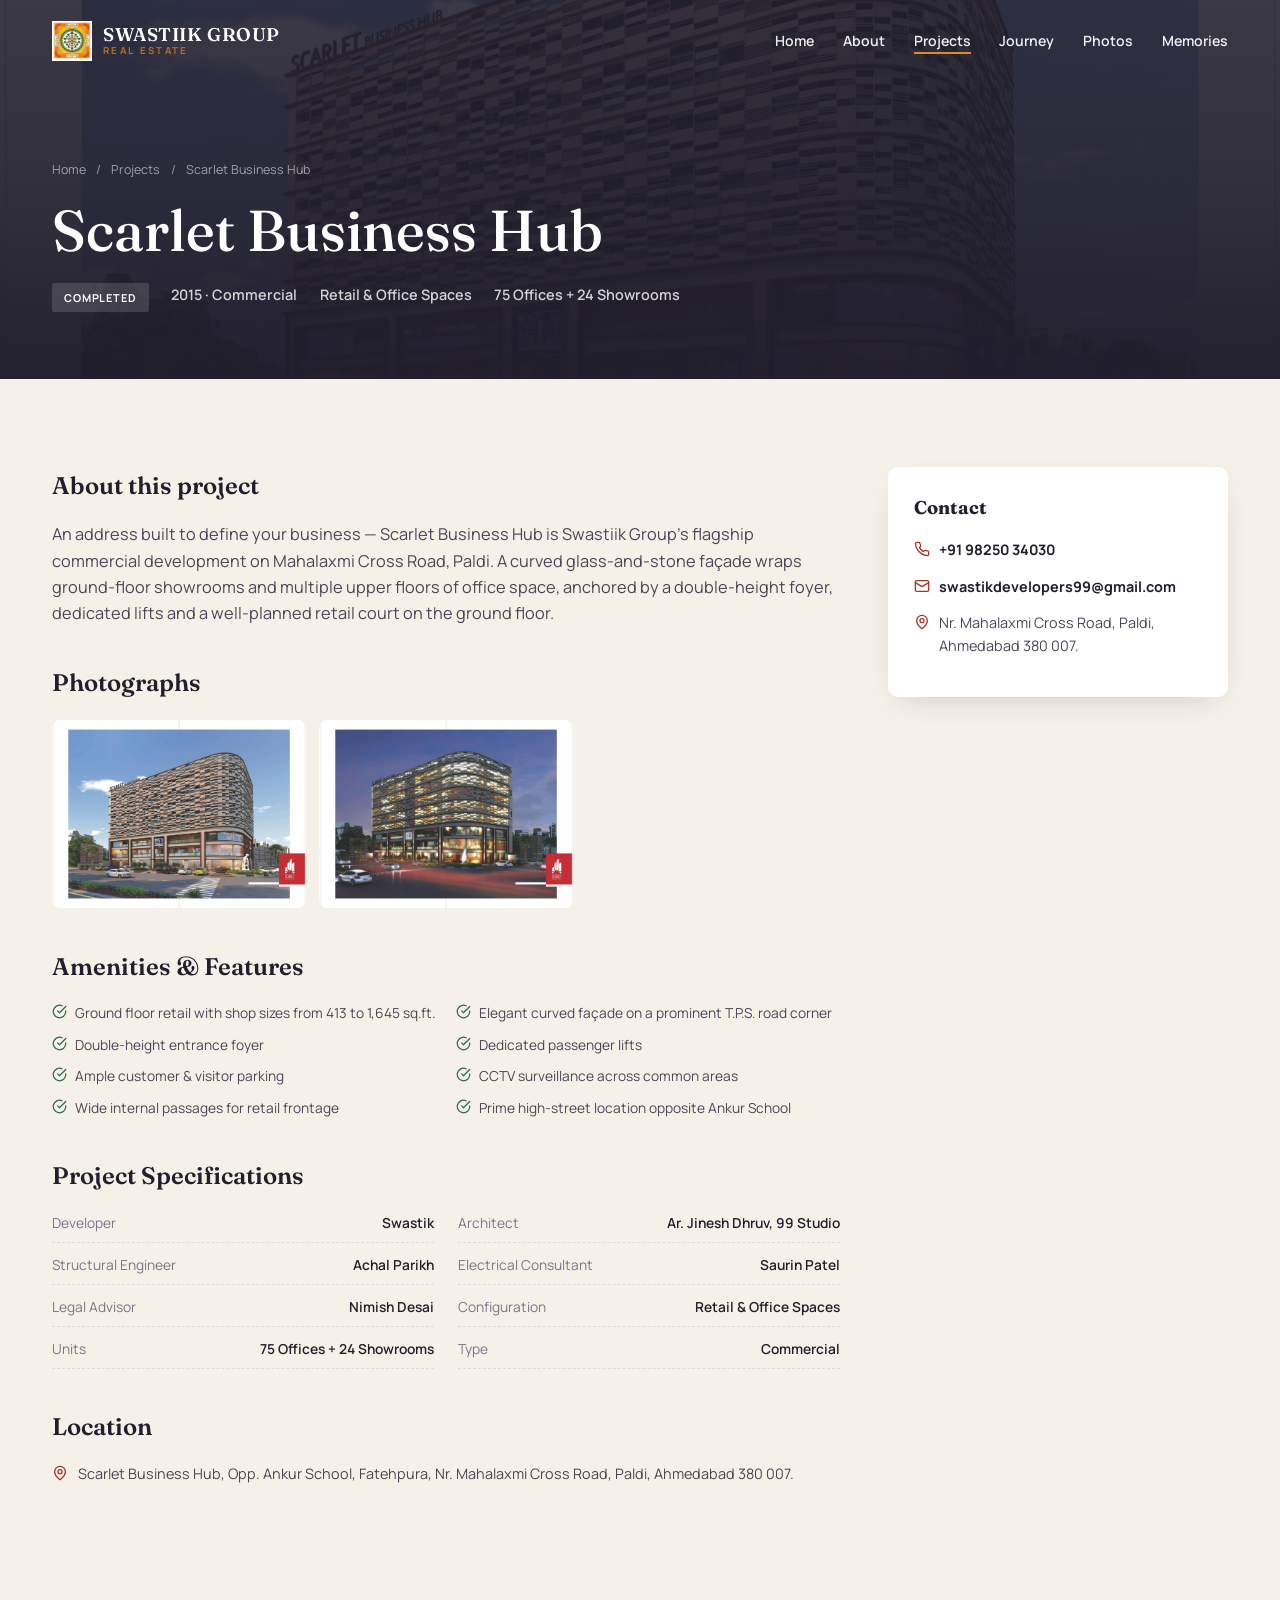
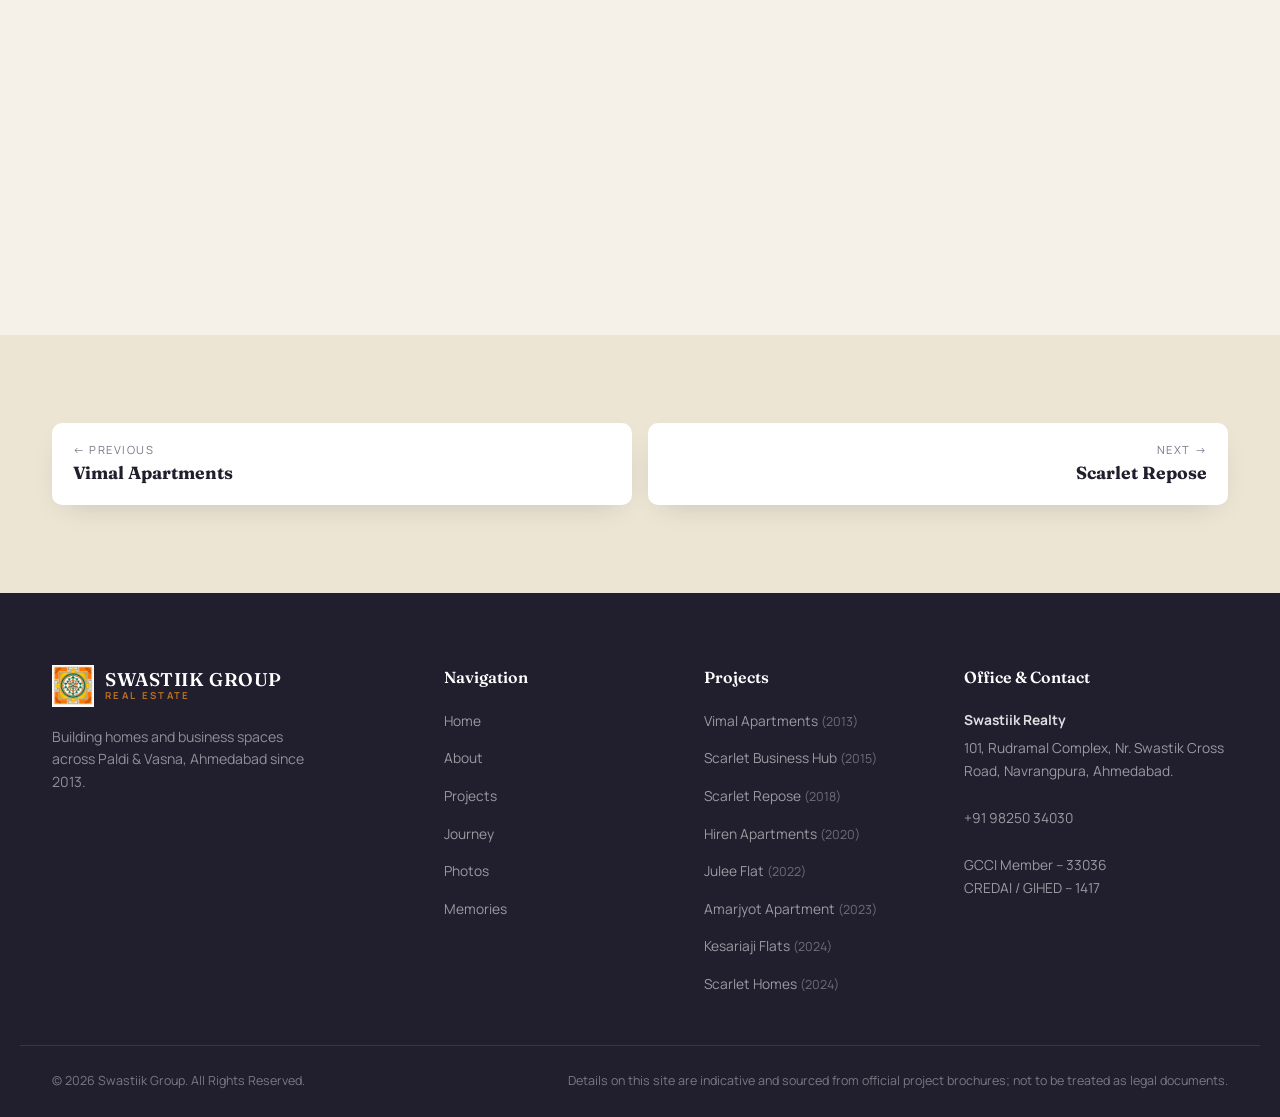
<file: project-scarlet-business-hub.html>
<!DOCTYPE html>
<html lang="en">
<head>
<meta charset="UTF-8">
<meta name="viewport" content="width=device-width, initial-scale=1.0, viewport-fit=cover">
<title>Scarlet Business Hub | Swastiik Group</title>
<meta name="description" content="An address built to define your business — Scarlet Business Hub is Swastiik Group&#x27;s flagship commercial development on Mahalaxmi Cross Road, Paldi. A…">
<link rel="canonical" href="https://swastiikgroup.com/project-scarlet-business-hub.html">
<link rel="icon" type="image/png" href="images/favicon.png">
<meta property="og:title" content="Scarlet Business Hub | Swastiik Group">
<meta property="og:description" content="An address built to define your business — Scarlet Business Hub is Swastiik Group&#x27;s flagship commercial development on Mahalaxmi Cross Road, Paldi. A…">
<meta property="og:type" content="website">
<meta property="og:url" content="https://swastiikgroup.com/project-scarlet-business-hub.html">
<meta property="og:image" content="https://swastiikgroup.com/images/projects/sbh_hero_day.jpg">
<meta name="theme-color" content="#211f2e">
<script>document.documentElement.classList.add("js")</script>
<link rel="preconnect" href="https://fonts.googleapis.com">
<link rel="preconnect" href="https://fonts.gstatic.com" crossorigin>
<link href="https://fonts.googleapis.com/css2?family=Fraunces:ital,wght@0,400;0,500;0,600;1,400;1,500&family=Manrope:wght@400;500;600;700;800&display=swap" rel="stylesheet">
<link rel="stylesheet" href="style.css">
<link rel="stylesheet" href="pages.css">
</head>
<body>

<nav id="navbar" class="navbar">
 <div class="nav-container">
  <a href="index.html" class="nav-logo"><img src="images/logo.png" alt="Swastiik Group logo"><div class="logo-text"><span class="logo-name">SWASTIIK GROUP</span><span class="logo-sub">Real Estate</span></div></a>
  <ul class="nav-links"><li><a href="index.html" class="nav-link">Home</a></li><li><a href="about.html" class="nav-link">About</a></li><li><a href="projects.html" class="nav-link active">Projects</a></li><li><a href="journey.html" class="nav-link">Journey</a></li><li><a href="photo.html" class="nav-link">Photos</a></li><li><a href="memories.html" class="nav-link">Memories</a></li></ul>
  <button class="hamburger" id="hamburger" aria-label="Toggle menu" aria-expanded="false"><span></span><span></span><span></span></button>
 </div>
 <div class="mobile-menu" id="mobileMenu"><ul class="mobile-nav-links"><li><a href="index.html" class="mobile-nav-link">Home</a></li><li><a href="about.html" class="mobile-nav-link">About</a></li><li><a href="projects.html" class="mobile-nav-link active">Projects</a></li><li><a href="journey.html" class="mobile-nav-link">Journey</a></li><li><a href="photo.html" class="mobile-nav-link">Photos</a></li><li><a href="memories.html" class="mobile-nav-link">Memories</a></li></ul></div>
</nav>
<header class="page-hero"><div class="hero-media"><img src="images/projects/sbh_hero_day.jpg" alt=""></div><div class="hero-overlay"></div><div class="container"><p class="crumbs"><a href="index.html">Home</a> <span>/</span> <a href="projects.html">Projects</a> <span>/</span> Scarlet Business Hub</p><h1>Scarlet Business Hub</h1><div class="ph-meta"><span class="badge badge-completed" style="background:rgba(255,255,255,.14);color:#fff">Completed</span><span>2015 · Commercial</span><span>Retail &amp; Office Spaces</span><span>75 Offices + 24 Showrooms</span></div></div></header>
<section class="section"><div class="container detail"><div>
<h2>About this project</h2><p class="lead-p">An address built to define your business — Scarlet Business Hub is Swastiik Group&#x27;s flagship commercial development on Mahalaxmi Cross Road, Paldi. A curved glass-and-stone façade wraps ground-floor showrooms and multiple upper floors of office space, anchored by a double-height foyer, dedicated lifts and a well-planned retail court on the ground floor.</p>
<h2>Photographs</h2><div class="d-gallery"><a href="images/projects/sbh_hero_day.jpg" data-lb data-cap="Scarlet Business Hub"><img src="images/projects/sbh_hero_day.jpg" alt="Scarlet Business Hub view 1" loading="lazy"></a><a href="images/projects/sbh_hero_night.jpg" data-lb data-cap="Scarlet Business Hub"><img src="images/projects/sbh_hero_night.jpg" alt="Scarlet Business Hub view 2" loading="lazy"></a></div>
<h2>Amenities &amp; Features</h2><ul class="modal-amenities"><li><i data-lucide="check-circle" class=""></i> Ground floor retail with shop sizes from 413 to 1,645 sq.ft.</li><li><i data-lucide="check-circle" class=""></i> Elegant curved façade on a prominent T.P.S. road corner</li><li><i data-lucide="check-circle" class=""></i> Double-height entrance foyer</li><li><i data-lucide="check-circle" class=""></i> Dedicated passenger lifts</li><li><i data-lucide="check-circle" class=""></i> Ample customer &amp; visitor parking</li><li><i data-lucide="check-circle" class=""></i> CCTV surveillance across common areas</li><li><i data-lucide="check-circle" class=""></i> Wide internal passages for retail frontage</li><li><i data-lucide="check-circle" class=""></i> Prime high-street location opposite Ankur School</li></ul>
<h2>Project Specifications</h2><div class="spec-grid"><div class="spec-row"><span class="spec-label">Developer</span><span class="spec-value">Swastik</span></div><div class="spec-row"><span class="spec-label">Architect</span><span class="spec-value">Ar. Jinesh Dhruv, 99 Studio</span></div><div class="spec-row"><span class="spec-label">Structural Engineer</span><span class="spec-value">Achal Parikh</span></div><div class="spec-row"><span class="spec-label">Electrical Consultant</span><span class="spec-value">Saurin Patel</span></div><div class="spec-row"><span class="spec-label">Legal Advisor</span><span class="spec-value">Nimish Desai</span></div><div class="spec-row"><span class="spec-label">Configuration</span><span class="spec-value">Retail &amp; Office Spaces</span></div><div class="spec-row"><span class="spec-label">Units</span><span class="spec-value">75 Offices + 24 Showrooms</span></div><div class="spec-row"><span class="spec-label">Type</span><span class="spec-value">Commercial</span></div></div>
<h2>Location</h2><p class="aside-row"><i data-lucide="map-pin" class=""></i> Scarlet Business Hub, Opp. Ankur School, Fatehpura, Nr. Mahalaxmi Cross Road, Paldi, Ahmedabad 380 007.</p><div class="map-box"><iframe src="https://www.google.com/maps?q=Scarlet+Business+Hub,+Opp+Ankur+School,+Fatehpura,+Nr+Mahalaxmi+Cross+Road,+Paldi,+Ahmedabad+380+007+&output=embed" loading="lazy" referrerpolicy="no-referrer-when-downgrade" title="Scarlet Business Hub location map"></iframe></div>
</div><aside><div class="aside-card"><h3>Contact</h3><div class="aside-row"><i data-lucide="phone" class=""></i><a href="tel:+919825034030">+91 98250 34030</a></div>
<div class="aside-row"><i data-lucide="mail" class=""></i><a href="mailto:swastikdevelopers99@gmail.com">swastikdevelopers99@gmail.com</a></div><div class="aside-row"><i data-lucide="map-pin" class=""></i><span>Nr. Mahalaxmi Cross Road, Paldi, Ahmedabad 380 007.</span></div>
</div></aside></div></section>
<section class="section alt"><div class="container pn"><a href="project-vimal.html"><small>&larr; Previous</small><strong>Vimal Apartments</strong></a><a href="project-scarlet-repose.html"><small>Next &rarr;</small><strong>Scarlet Repose</strong></a></div></section>
<footer class="footer">
 <div class="footer-inner">
  <div class="footer-brand">
   <div class="footer-logo"><img src="images/logo.png" alt="Swastiik Group logo"><div class="logo-text"><span class="logo-name">SWASTIIK GROUP</span><span class="logo-sub">Real Estate</span></div></div>
   <p class="footer-tagline">Building homes and business spaces across Paldi &amp; Vasna, Ahmedabad since 2013.</p>
  </div>
  <div class="footer-col"><h4>Navigation</h4><ul><li><a href="index.html">Home</a></li><li><a href="about.html">About</a></li><li><a href="projects.html">Projects</a></li><li><a href="journey.html">Journey</a></li><li><a href="photo.html">Photos</a></li><li><a href="memories.html">Memories</a></li></ul></div>
  <div class="footer-col"><h4>Projects</h4><ul><li><a href="project-vimal.html">Vimal Apartments <span>(2013)</span></a></li><li><a href="project-scarlet-business-hub.html">Scarlet Business Hub <span>(2015)</span></a></li><li><a href="project-scarlet-repose.html">Scarlet Repose <span>(2018)</span></a></li><li><a href="project-hiren.html">Hiren Apartments <span>(2020)</span></a></li><li><a href="project-julee.html">Julee Flat <span>(2022)</span></a></li><li><a href="project-amarjyot.html">Amarjyot Apartment <span>(2023)</span></a></li><li><a href="project-kesariaji.html">Kesariaji Flats <span>(2024)</span></a></li><li><a href="project-scarlet-homes.html">Scarlet Homes <span>(2024)</span></a></li></ul></div>
  <div class="footer-col"><h4>Office &amp; Contact</h4><div class="footer-address-block"><strong>Swastiik Realty</strong>101, Rudramal Complex, Nr. Swastik Cross Road, Navrangpura, Ahmedabad.<br><br><a href="tel:+919825034030">+91 98250 34030</a><br><br>GCCI Member &ndash; 33036<br>CREDAI / GIHED &ndash; 1417</div></div>
 </div>
 <div class="footer-bottom"><p>&copy; 2026 Swastiik Group. All Rights Reserved.</p>
  <div class="footer-legal"><span>Details on this site are indicative and sourced from official project brochures; not to be treated as legal documents.</span></div></div>
</footer>
<script src="site.js"></script>
</body>
</html>
</file>
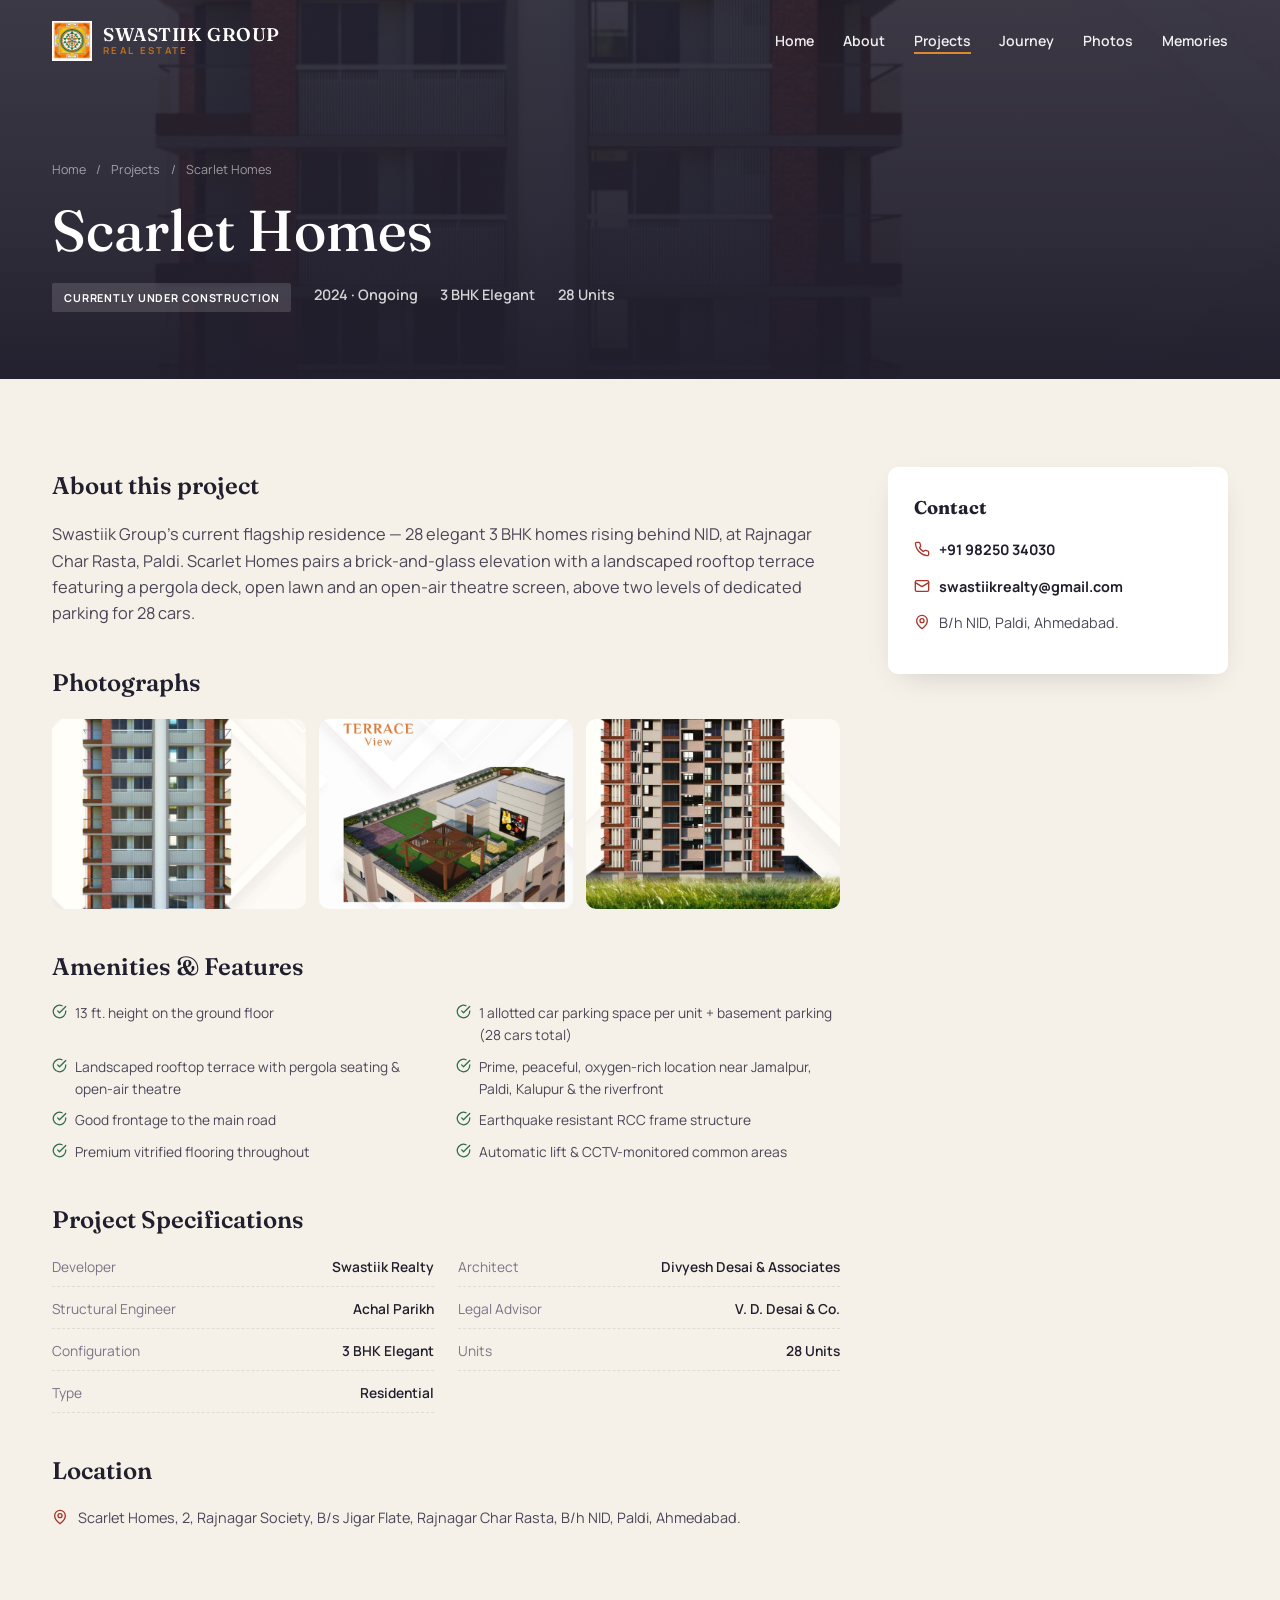
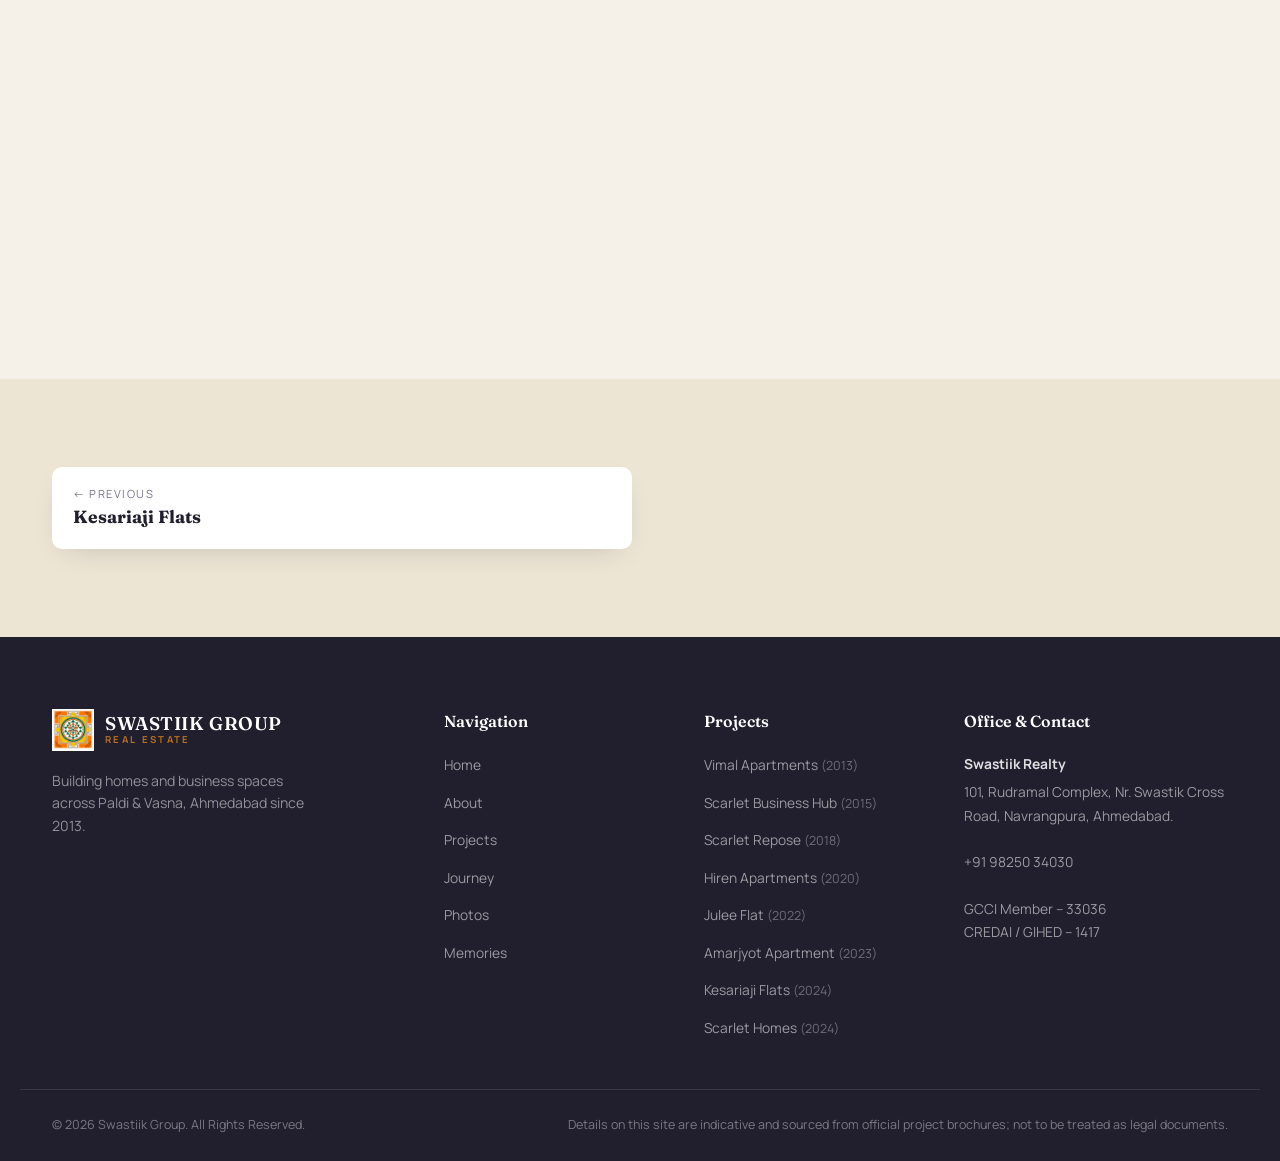
<file: project-scarlet-homes.html>
<!DOCTYPE html>
<html lang="en">
<head>
<meta charset="UTF-8">
<meta name="viewport" content="width=device-width, initial-scale=1.0, viewport-fit=cover">
<title>Scarlet Homes | Swastiik Group</title>
<meta name="description" content="Swastiik Group&#x27;s current flagship residence — 28 elegant 3 BHK homes rising behind NID, at Rajnagar Char Rasta, Paldi. Scarlet Homes pairs a…">
<link rel="canonical" href="https://swastiikgroup.com/project-scarlet-homes.html">
<link rel="icon" type="image/png" href="images/favicon.png">
<meta property="og:title" content="Scarlet Homes | Swastiik Group">
<meta property="og:description" content="Swastiik Group&#x27;s current flagship residence — 28 elegant 3 BHK homes rising behind NID, at Rajnagar Char Rasta, Paldi. Scarlet Homes pairs a…">
<meta property="og:type" content="website">
<meta property="og:url" content="https://swastiikgroup.com/project-scarlet-homes.html">
<meta property="og:image" content="https://swastiikgroup.com/images/projects/shomes_hero.jpg">
<meta name="theme-color" content="#211f2e">
<script>document.documentElement.classList.add("js")</script>
<link rel="preconnect" href="https://fonts.googleapis.com">
<link rel="preconnect" href="https://fonts.gstatic.com" crossorigin>
<link href="https://fonts.googleapis.com/css2?family=Fraunces:ital,wght@0,400;0,500;0,600;1,400;1,500&family=Manrope:wght@400;500;600;700;800&display=swap" rel="stylesheet">
<link rel="stylesheet" href="style.css">
<link rel="stylesheet" href="pages.css">
</head>
<body>

<nav id="navbar" class="navbar">
 <div class="nav-container">
  <a href="index.html" class="nav-logo"><img src="images/logo.png" alt="Swastiik Group logo"><div class="logo-text"><span class="logo-name">SWASTIIK GROUP</span><span class="logo-sub">Real Estate</span></div></a>
  <ul class="nav-links"><li><a href="index.html" class="nav-link">Home</a></li><li><a href="about.html" class="nav-link">About</a></li><li><a href="projects.html" class="nav-link active">Projects</a></li><li><a href="journey.html" class="nav-link">Journey</a></li><li><a href="photo.html" class="nav-link">Photos</a></li><li><a href="memories.html" class="nav-link">Memories</a></li></ul>
  <button class="hamburger" id="hamburger" aria-label="Toggle menu" aria-expanded="false"><span></span><span></span><span></span></button>
 </div>
 <div class="mobile-menu" id="mobileMenu"><ul class="mobile-nav-links"><li><a href="index.html" class="mobile-nav-link">Home</a></li><li><a href="about.html" class="mobile-nav-link">About</a></li><li><a href="projects.html" class="mobile-nav-link active">Projects</a></li><li><a href="journey.html" class="mobile-nav-link">Journey</a></li><li><a href="photo.html" class="mobile-nav-link">Photos</a></li><li><a href="memories.html" class="mobile-nav-link">Memories</a></li></ul></div>
</nav>
<header class="page-hero"><div class="hero-media"><img src="images/projects/shomes_hero.jpg" alt=""></div><div class="hero-overlay"></div><div class="container"><p class="crumbs"><a href="index.html">Home</a> <span>/</span> <a href="projects.html">Projects</a> <span>/</span> Scarlet Homes</p><h1>Scarlet Homes</h1><div class="ph-meta"><span class="badge badge-ongoing" style="background:rgba(255,255,255,.14);color:#fff">Currently Under Construction</span><span>2024 · Ongoing</span><span>3 BHK Elegant</span><span>28 Units</span></div></div></header>
<section class="section"><div class="container detail"><div>
<h2>About this project</h2><p class="lead-p">Swastiik Group&#x27;s current flagship residence — 28 elegant 3 BHK homes rising behind NID, at Rajnagar Char Rasta, Paldi. Scarlet Homes pairs a brick-and-glass elevation with a landscaped rooftop terrace featuring a pergola deck, open lawn and an open-air theatre screen, above two levels of dedicated parking for 28 cars.</p>
<h2>Photographs</h2><div class="d-gallery"><a href="images/projects/shomes_hero.jpg" data-lb data-cap="Scarlet Homes"><img src="images/projects/shomes_hero.jpg" alt="Scarlet Homes view 1" loading="lazy"></a><a href="images/projects/shomes_terrace.jpg" data-lb data-cap="Scarlet Homes"><img src="images/projects/shomes_terrace.jpg" alt="Scarlet Homes view 2" loading="lazy"></a><a href="images/projects/shomes_small.jpg" data-lb data-cap="Scarlet Homes"><img src="images/projects/shomes_small.jpg" alt="Scarlet Homes view 3" loading="lazy"></a></div>
<h2>Amenities &amp; Features</h2><ul class="modal-amenities"><li><i data-lucide="check-circle" class=""></i> 13 ft. height on the ground floor</li><li><i data-lucide="check-circle" class=""></i> 1 allotted car parking space per unit + basement parking (28 cars total)</li><li><i data-lucide="check-circle" class=""></i> Landscaped rooftop terrace with pergola seating &amp; open-air theatre</li><li><i data-lucide="check-circle" class=""></i> Prime, peaceful, oxygen-rich location near Jamalpur, Paldi, Kalupur &amp; the riverfront</li><li><i data-lucide="check-circle" class=""></i> Good frontage to the main road</li><li><i data-lucide="check-circle" class=""></i> Earthquake resistant RCC frame structure</li><li><i data-lucide="check-circle" class=""></i> Premium vitrified flooring throughout</li><li><i data-lucide="check-circle" class=""></i> Automatic lift &amp; CCTV-monitored common areas</li></ul>
<h2>Project Specifications</h2><div class="spec-grid"><div class="spec-row"><span class="spec-label">Developer</span><span class="spec-value">Swastiik Realty</span></div><div class="spec-row"><span class="spec-label">Architect</span><span class="spec-value">Divyesh Desai &amp; Associates</span></div><div class="spec-row"><span class="spec-label">Structural Engineer</span><span class="spec-value">Achal Parikh</span></div><div class="spec-row"><span class="spec-label">Legal Advisor</span><span class="spec-value">V. D. Desai &amp; Co.</span></div><div class="spec-row"><span class="spec-label">Configuration</span><span class="spec-value">3 BHK Elegant</span></div><div class="spec-row"><span class="spec-label">Units</span><span class="spec-value">28 Units</span></div><div class="spec-row"><span class="spec-label">Type</span><span class="spec-value">Residential</span></div></div>
<h2>Location</h2><p class="aside-row"><i data-lucide="map-pin" class=""></i> Scarlet Homes, 2, Rajnagar Society, B/s Jigar Flate, Rajnagar Char Rasta, B/h NID, Paldi, Ahmedabad.</p><div class="map-box"><iframe src="https://www.google.com/maps?q=Scarlet+Homes,+2,+Rajnagar+Society,+B+s+Jigar+Flate,+Rajnagar+Char+Rasta,+B+h+NID,+Paldi,+Ahmedabad+&output=embed" loading="lazy" referrerpolicy="no-referrer-when-downgrade" title="Scarlet Homes location map"></iframe></div>
</div><aside><div class="aside-card"><h3>Contact</h3><div class="aside-row"><i data-lucide="phone" class=""></i><a href="tel:+919825034030">+91 98250 34030</a></div>
<div class="aside-row"><i data-lucide="mail" class=""></i><a href="mailto:swastiikrealty@gmail.com">swastiikrealty@gmail.com</a></div><div class="aside-row"><i data-lucide="map-pin" class=""></i><span>B/h NID, Paldi, Ahmedabad.</span></div>
</div></aside></div></section>
<section class="section alt"><div class="container pn"><a href="project-kesariaji.html"><small>&larr; Previous</small><strong>Kesariaji Flats</strong></a><span></span></div></section>
<footer class="footer">
 <div class="footer-inner">
  <div class="footer-brand">
   <div class="footer-logo"><img src="images/logo.png" alt="Swastiik Group logo"><div class="logo-text"><span class="logo-name">SWASTIIK GROUP</span><span class="logo-sub">Real Estate</span></div></div>
   <p class="footer-tagline">Building homes and business spaces across Paldi &amp; Vasna, Ahmedabad since 2013.</p>
  </div>
  <div class="footer-col"><h4>Navigation</h4><ul><li><a href="index.html">Home</a></li><li><a href="about.html">About</a></li><li><a href="projects.html">Projects</a></li><li><a href="journey.html">Journey</a></li><li><a href="photo.html">Photos</a></li><li><a href="memories.html">Memories</a></li></ul></div>
  <div class="footer-col"><h4>Projects</h4><ul><li><a href="project-vimal.html">Vimal Apartments <span>(2013)</span></a></li><li><a href="project-scarlet-business-hub.html">Scarlet Business Hub <span>(2015)</span></a></li><li><a href="project-scarlet-repose.html">Scarlet Repose <span>(2018)</span></a></li><li><a href="project-hiren.html">Hiren Apartments <span>(2020)</span></a></li><li><a href="project-julee.html">Julee Flat <span>(2022)</span></a></li><li><a href="project-amarjyot.html">Amarjyot Apartment <span>(2023)</span></a></li><li><a href="project-kesariaji.html">Kesariaji Flats <span>(2024)</span></a></li><li><a href="project-scarlet-homes.html">Scarlet Homes <span>(2024)</span></a></li></ul></div>
  <div class="footer-col"><h4>Office &amp; Contact</h4><div class="footer-address-block"><strong>Swastiik Realty</strong>101, Rudramal Complex, Nr. Swastik Cross Road, Navrangpura, Ahmedabad.<br><br><a href="tel:+919825034030">+91 98250 34030</a><br><br>GCCI Member &ndash; 33036<br>CREDAI / GIHED &ndash; 1417</div></div>
 </div>
 <div class="footer-bottom"><p>&copy; 2026 Swastiik Group. All Rights Reserved.</p>
  <div class="footer-legal"><span>Details on this site are indicative and sourced from official project brochures; not to be treated as legal documents.</span></div></div>
</footer>
<script src="site.js"></script>
</body>
</html>
</file>
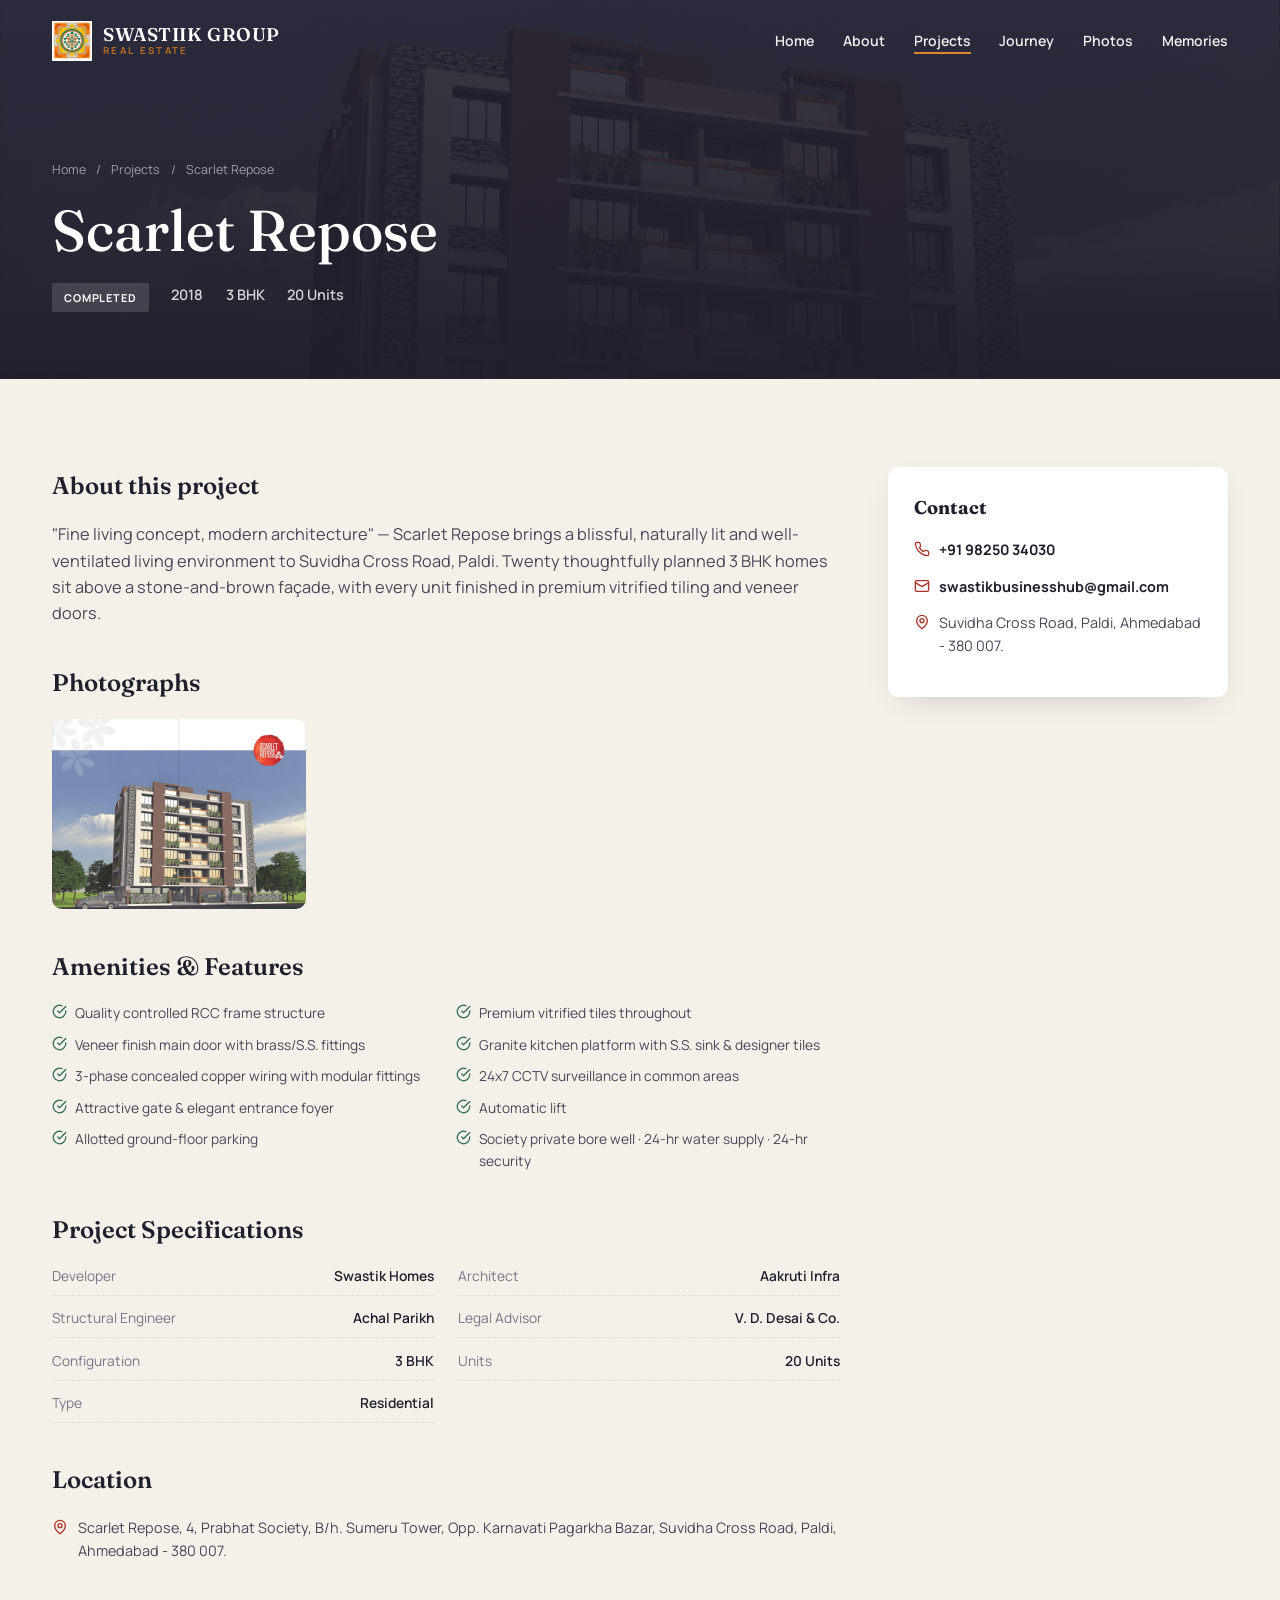
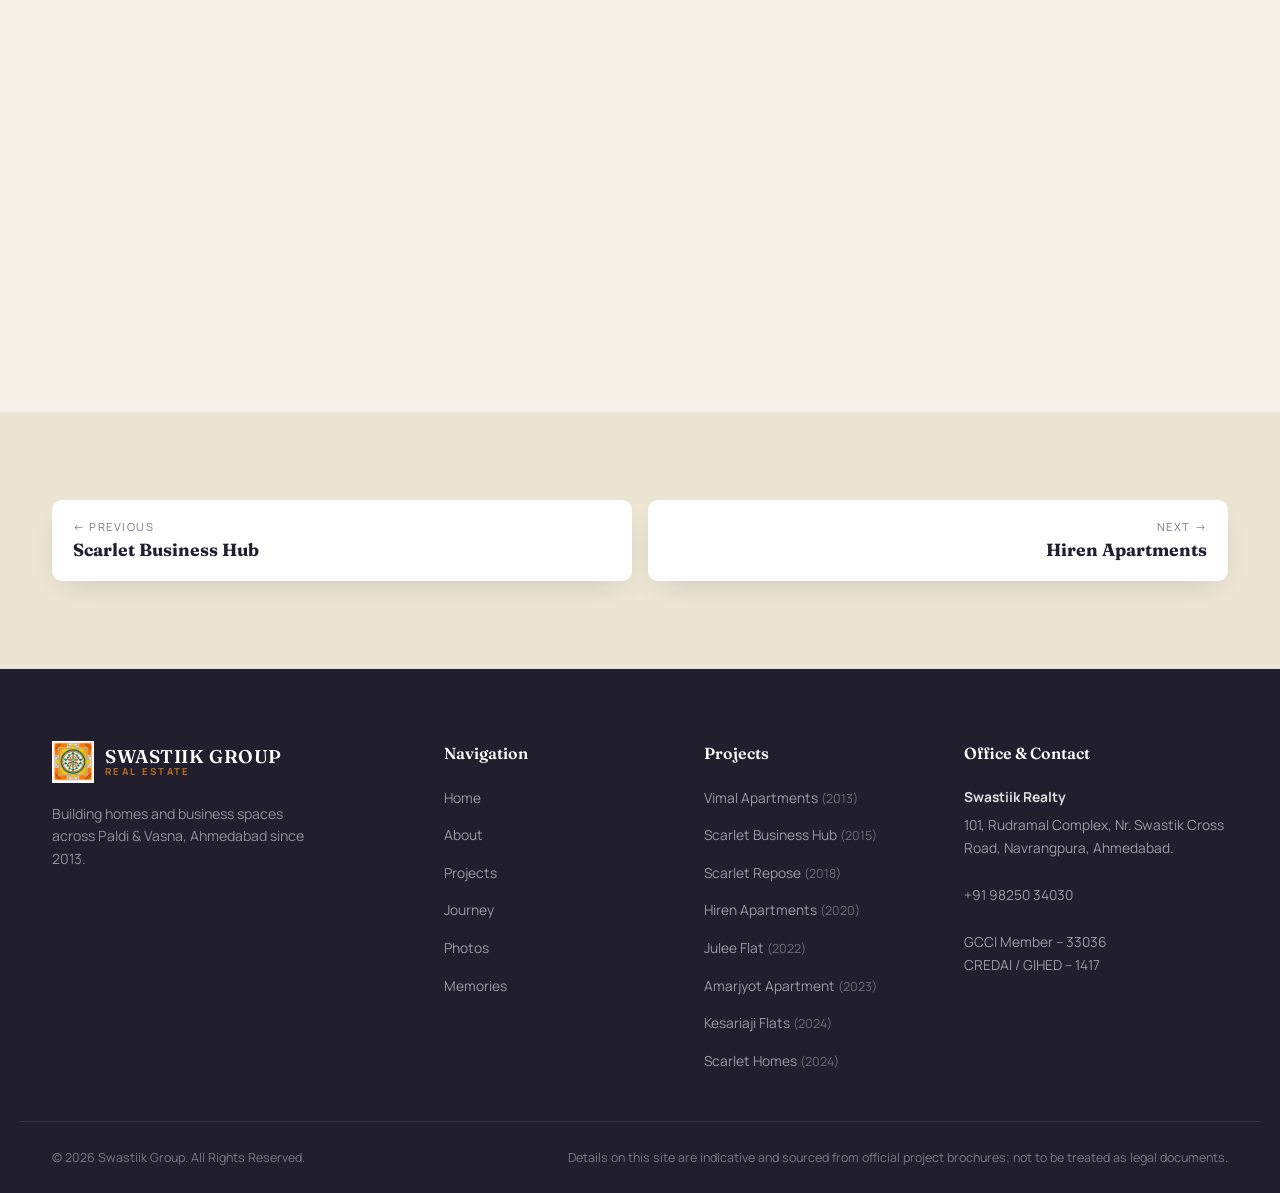
<file: project-scarlet-repose.html>
<!DOCTYPE html>
<html lang="en">
<head>
<meta charset="UTF-8">
<meta name="viewport" content="width=device-width, initial-scale=1.0, viewport-fit=cover">
<title>Scarlet Repose | Swastiik Group</title>
<meta name="description" content="&quot;Fine living concept, modern architecture&quot; — Scarlet Repose brings a blissful, naturally lit and well-ventilated living environment to Suvidha Cross Road,…">
<link rel="canonical" href="https://swastiikgroup.com/project-scarlet-repose.html">
<link rel="icon" type="image/png" href="images/favicon.png">
<meta property="og:title" content="Scarlet Repose | Swastiik Group">
<meta property="og:description" content="&quot;Fine living concept, modern architecture&quot; — Scarlet Repose brings a blissful, naturally lit and well-ventilated living environment to Suvidha Cross Road,…">
<meta property="og:type" content="website">
<meta property="og:url" content="https://swastiikgroup.com/project-scarlet-repose.html">
<meta property="og:image" content="https://swastiikgroup.com/images/projects/repose_hero.jpg">
<meta name="theme-color" content="#211f2e">
<script>document.documentElement.classList.add("js")</script>
<link rel="preconnect" href="https://fonts.googleapis.com">
<link rel="preconnect" href="https://fonts.gstatic.com" crossorigin>
<link href="https://fonts.googleapis.com/css2?family=Fraunces:ital,wght@0,400;0,500;0,600;1,400;1,500&family=Manrope:wght@400;500;600;700;800&display=swap" rel="stylesheet">
<link rel="stylesheet" href="style.css">
<link rel="stylesheet" href="pages.css">
</head>
<body>

<nav id="navbar" class="navbar">
 <div class="nav-container">
  <a href="index.html" class="nav-logo"><img src="images/logo.png" alt="Swastiik Group logo"><div class="logo-text"><span class="logo-name">SWASTIIK GROUP</span><span class="logo-sub">Real Estate</span></div></a>
  <ul class="nav-links"><li><a href="index.html" class="nav-link">Home</a></li><li><a href="about.html" class="nav-link">About</a></li><li><a href="projects.html" class="nav-link active">Projects</a></li><li><a href="journey.html" class="nav-link">Journey</a></li><li><a href="photo.html" class="nav-link">Photos</a></li><li><a href="memories.html" class="nav-link">Memories</a></li></ul>
  <button class="hamburger" id="hamburger" aria-label="Toggle menu" aria-expanded="false"><span></span><span></span><span></span></button>
 </div>
 <div class="mobile-menu" id="mobileMenu"><ul class="mobile-nav-links"><li><a href="index.html" class="mobile-nav-link">Home</a></li><li><a href="about.html" class="mobile-nav-link">About</a></li><li><a href="projects.html" class="mobile-nav-link active">Projects</a></li><li><a href="journey.html" class="mobile-nav-link">Journey</a></li><li><a href="photo.html" class="mobile-nav-link">Photos</a></li><li><a href="memories.html" class="mobile-nav-link">Memories</a></li></ul></div>
</nav>
<header class="page-hero"><div class="hero-media"><img src="images/projects/repose_hero.jpg" alt=""></div><div class="hero-overlay"></div><div class="container"><p class="crumbs"><a href="index.html">Home</a> <span>/</span> <a href="projects.html">Projects</a> <span>/</span> Scarlet Repose</p><h1>Scarlet Repose</h1><div class="ph-meta"><span class="badge badge-completed" style="background:rgba(255,255,255,.14);color:#fff">Completed</span><span>2018</span><span>3 BHK</span><span>20 Units</span></div></div></header>
<section class="section"><div class="container detail"><div>
<h2>About this project</h2><p class="lead-p">&quot;Fine living concept, modern architecture&quot; — Scarlet Repose brings a blissful, naturally lit and well-ventilated living environment to Suvidha Cross Road, Paldi. Twenty thoughtfully planned 3 BHK homes sit above a stone-and-brown façade, with every unit finished in premium vitrified tiling and veneer doors.</p>
<h2>Photographs</h2><div class="d-gallery"><a href="images/projects/repose_hero.jpg" data-lb data-cap="Scarlet Repose"><img src="images/projects/repose_hero.jpg" alt="Scarlet Repose view 1" loading="lazy"></a></div>
<h2>Amenities &amp; Features</h2><ul class="modal-amenities"><li><i data-lucide="check-circle" class=""></i> Quality controlled RCC frame structure</li><li><i data-lucide="check-circle" class=""></i> Premium vitrified tiles throughout</li><li><i data-lucide="check-circle" class=""></i> Veneer finish main door with brass/S.S. fittings</li><li><i data-lucide="check-circle" class=""></i> Granite kitchen platform with S.S. sink &amp; designer tiles</li><li><i data-lucide="check-circle" class=""></i> 3-phase concealed copper wiring with modular fittings</li><li><i data-lucide="check-circle" class=""></i> 24x7 CCTV surveillance in common areas</li><li><i data-lucide="check-circle" class=""></i> Attractive gate &amp; elegant entrance foyer</li><li><i data-lucide="check-circle" class=""></i> Automatic lift</li><li><i data-lucide="check-circle" class=""></i> Allotted ground-floor parking</li><li><i data-lucide="check-circle" class=""></i> Society private bore well · 24-hr water supply · 24-hr security</li></ul>
<h2>Project Specifications</h2><div class="spec-grid"><div class="spec-row"><span class="spec-label">Developer</span><span class="spec-value">Swastik Homes</span></div><div class="spec-row"><span class="spec-label">Architect</span><span class="spec-value">Aakruti Infra</span></div><div class="spec-row"><span class="spec-label">Structural Engineer</span><span class="spec-value">Achal Parikh</span></div><div class="spec-row"><span class="spec-label">Legal Advisor</span><span class="spec-value">V. D. Desai &amp; Co.</span></div><div class="spec-row"><span class="spec-label">Configuration</span><span class="spec-value">3 BHK</span></div><div class="spec-row"><span class="spec-label">Units</span><span class="spec-value">20 Units</span></div><div class="spec-row"><span class="spec-label">Type</span><span class="spec-value">Residential</span></div></div>
<h2>Location</h2><p class="aside-row"><i data-lucide="map-pin" class=""></i> Scarlet Repose, 4, Prabhat Society, B/h. Sumeru Tower, Opp. Karnavati Pagarkha Bazar, Suvidha Cross Road, Paldi, Ahmedabad - 380 007.</p><div class="map-box"><iframe src="https://www.google.com/maps?q=Scarlet+Repose,+4,+Prabhat+Society,+B+h+Sumeru+Tower,+Opp+Karnavati+Pagarkha+Bazar,+Suvidha+Cross+Road,+Paldi,+Ahmedabad+380+007+&output=embed" loading="lazy" referrerpolicy="no-referrer-when-downgrade" title="Scarlet Repose location map"></iframe></div>
</div><aside><div class="aside-card"><h3>Contact</h3><div class="aside-row"><i data-lucide="phone" class=""></i><a href="tel:+919825034030">+91 98250 34030</a></div>
<div class="aside-row"><i data-lucide="mail" class=""></i><a href="mailto:swastikbusinesshub@gmail.com">swastikbusinesshub@gmail.com</a></div><div class="aside-row"><i data-lucide="map-pin" class=""></i><span>Suvidha Cross Road, Paldi, Ahmedabad - 380 007.</span></div>
</div></aside></div></section>
<section class="section alt"><div class="container pn"><a href="project-scarlet-business-hub.html"><small>&larr; Previous</small><strong>Scarlet Business Hub</strong></a><a href="project-hiren.html"><small>Next &rarr;</small><strong>Hiren Apartments</strong></a></div></section>
<footer class="footer">
 <div class="footer-inner">
  <div class="footer-brand">
   <div class="footer-logo"><img src="images/logo.png" alt="Swastiik Group logo"><div class="logo-text"><span class="logo-name">SWASTIIK GROUP</span><span class="logo-sub">Real Estate</span></div></div>
   <p class="footer-tagline">Building homes and business spaces across Paldi &amp; Vasna, Ahmedabad since 2013.</p>
  </div>
  <div class="footer-col"><h4>Navigation</h4><ul><li><a href="index.html">Home</a></li><li><a href="about.html">About</a></li><li><a href="projects.html">Projects</a></li><li><a href="journey.html">Journey</a></li><li><a href="photo.html">Photos</a></li><li><a href="memories.html">Memories</a></li></ul></div>
  <div class="footer-col"><h4>Projects</h4><ul><li><a href="project-vimal.html">Vimal Apartments <span>(2013)</span></a></li><li><a href="project-scarlet-business-hub.html">Scarlet Business Hub <span>(2015)</span></a></li><li><a href="project-scarlet-repose.html">Scarlet Repose <span>(2018)</span></a></li><li><a href="project-hiren.html">Hiren Apartments <span>(2020)</span></a></li><li><a href="project-julee.html">Julee Flat <span>(2022)</span></a></li><li><a href="project-amarjyot.html">Amarjyot Apartment <span>(2023)</span></a></li><li><a href="project-kesariaji.html">Kesariaji Flats <span>(2024)</span></a></li><li><a href="project-scarlet-homes.html">Scarlet Homes <span>(2024)</span></a></li></ul></div>
  <div class="footer-col"><h4>Office &amp; Contact</h4><div class="footer-address-block"><strong>Swastiik Realty</strong>101, Rudramal Complex, Nr. Swastik Cross Road, Navrangpura, Ahmedabad.<br><br><a href="tel:+919825034030">+91 98250 34030</a><br><br>GCCI Member &ndash; 33036<br>CREDAI / GIHED &ndash; 1417</div></div>
 </div>
 <div class="footer-bottom"><p>&copy; 2026 Swastiik Group. All Rights Reserved.</p>
  <div class="footer-legal"><span>Details on this site are indicative and sourced from official project brochures; not to be treated as legal documents.</span></div></div>
</footer>
<script src="site.js"></script>
</body>
</html>
</file>
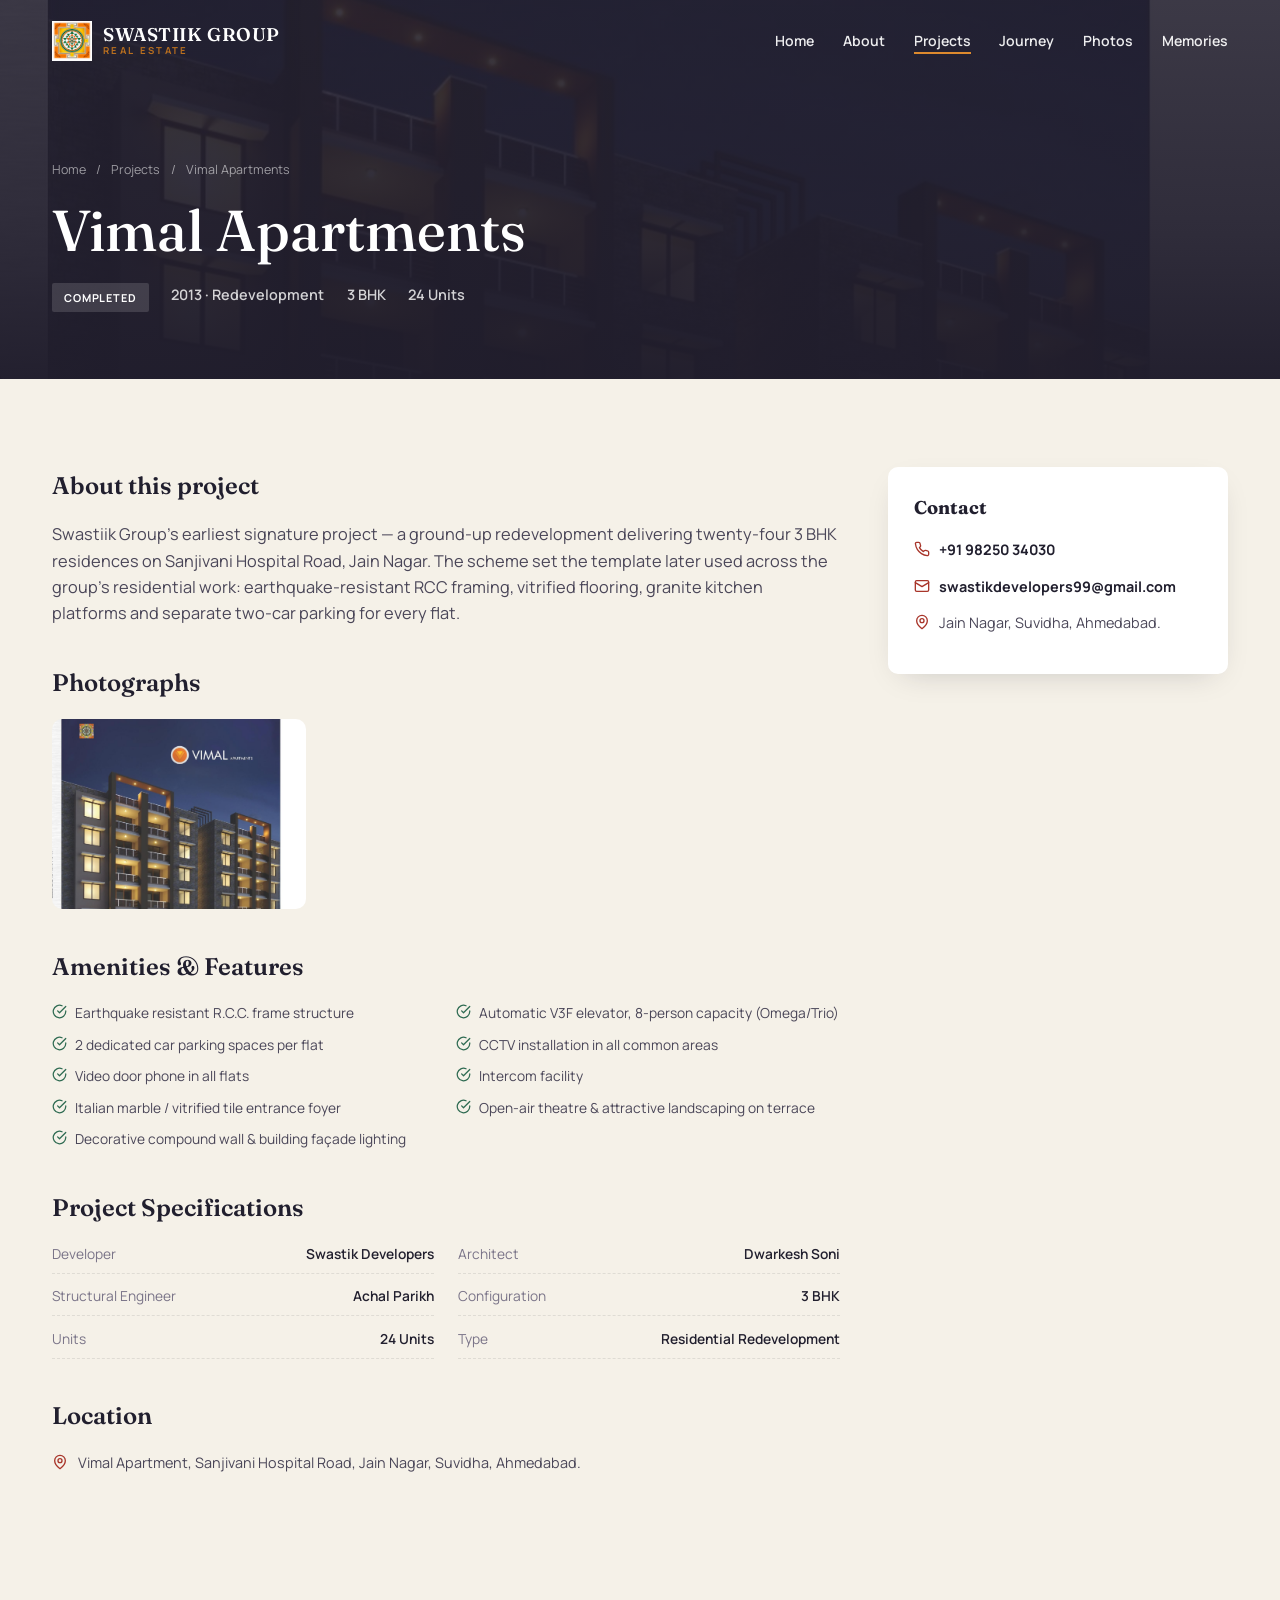
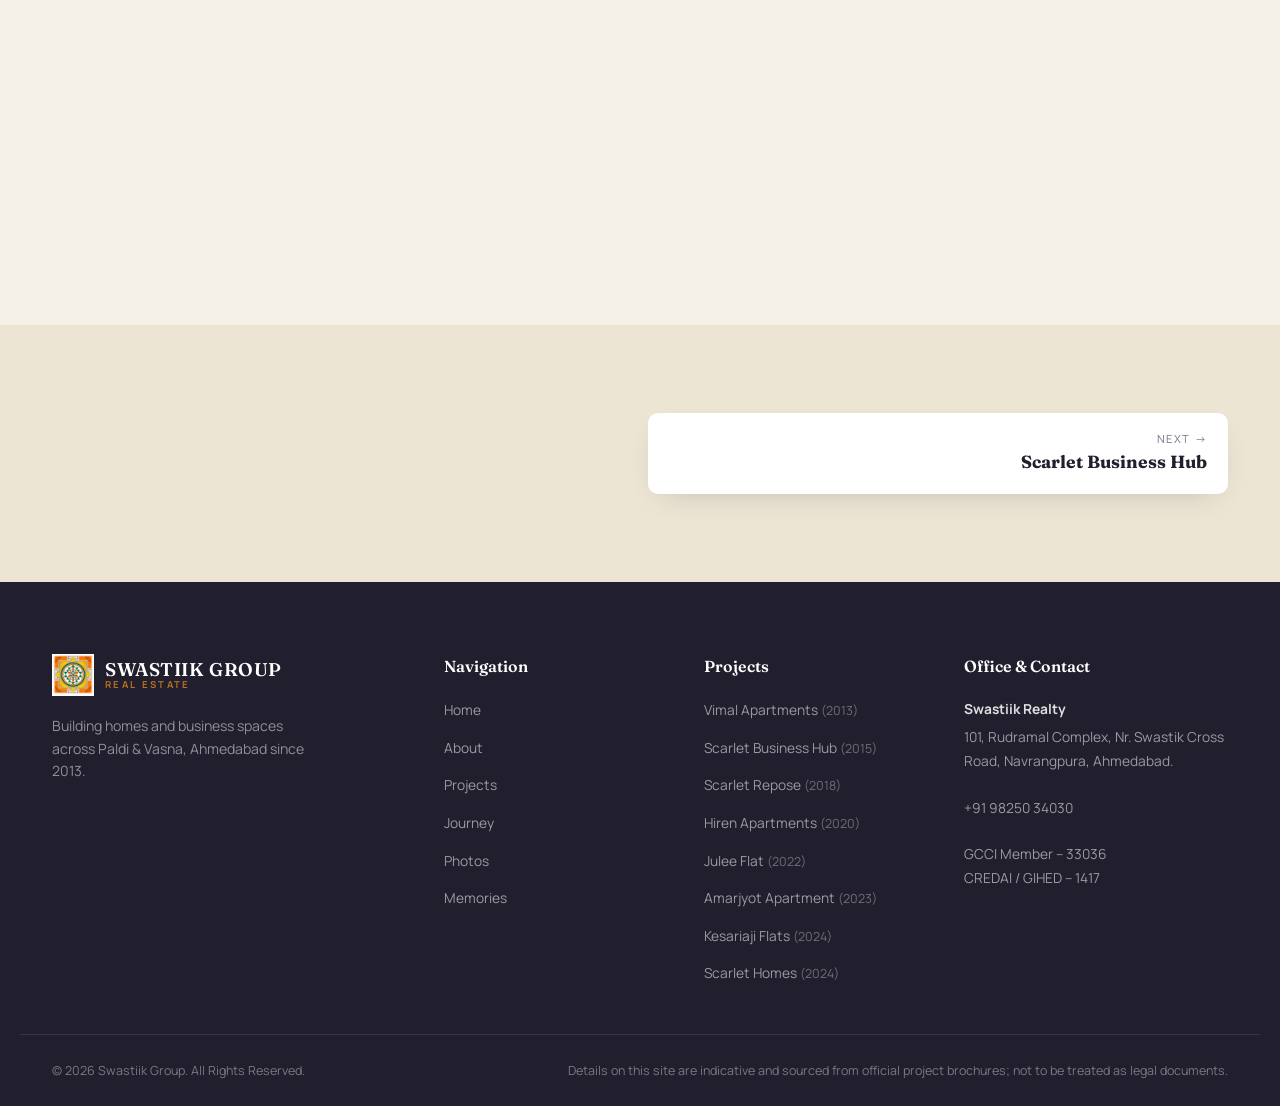
<file: project-vimal.html>
<!DOCTYPE html>
<html lang="en">
<head>
<meta charset="UTF-8">
<meta name="viewport" content="width=device-width, initial-scale=1.0, viewport-fit=cover">
<title>Vimal Apartments | Swastiik Group</title>
<meta name="description" content="Swastiik Group&#x27;s earliest signature project — a ground-up redevelopment delivering twenty-four 3 BHK residences on Sanjivani Hospital Road, Jain Nagar.…">
<link rel="canonical" href="https://swastiikgroup.com/project-vimal.html">
<link rel="icon" type="image/png" href="images/favicon.png">
<meta property="og:title" content="Vimal Apartments | Swastiik Group">
<meta property="og:description" content="Swastiik Group&#x27;s earliest signature project — a ground-up redevelopment delivering twenty-four 3 BHK residences on Sanjivani Hospital Road, Jain Nagar.…">
<meta property="og:type" content="website">
<meta property="og:url" content="https://swastiikgroup.com/project-vimal.html">
<meta property="og:image" content="https://swastiikgroup.com/images/projects/vimal_hero.jpg">
<meta name="theme-color" content="#211f2e">
<script>document.documentElement.classList.add("js")</script>
<link rel="preconnect" href="https://fonts.googleapis.com">
<link rel="preconnect" href="https://fonts.gstatic.com" crossorigin>
<link href="https://fonts.googleapis.com/css2?family=Fraunces:ital,wght@0,400;0,500;0,600;1,400;1,500&family=Manrope:wght@400;500;600;700;800&display=swap" rel="stylesheet">
<link rel="stylesheet" href="style.css">
<link rel="stylesheet" href="pages.css">
</head>
<body>

<nav id="navbar" class="navbar">
 <div class="nav-container">
  <a href="index.html" class="nav-logo"><img src="images/logo.png" alt="Swastiik Group logo"><div class="logo-text"><span class="logo-name">SWASTIIK GROUP</span><span class="logo-sub">Real Estate</span></div></a>
  <ul class="nav-links"><li><a href="index.html" class="nav-link">Home</a></li><li><a href="about.html" class="nav-link">About</a></li><li><a href="projects.html" class="nav-link active">Projects</a></li><li><a href="journey.html" class="nav-link">Journey</a></li><li><a href="photo.html" class="nav-link">Photos</a></li><li><a href="memories.html" class="nav-link">Memories</a></li></ul>
  <button class="hamburger" id="hamburger" aria-label="Toggle menu" aria-expanded="false"><span></span><span></span><span></span></button>
 </div>
 <div class="mobile-menu" id="mobileMenu"><ul class="mobile-nav-links"><li><a href="index.html" class="mobile-nav-link">Home</a></li><li><a href="about.html" class="mobile-nav-link">About</a></li><li><a href="projects.html" class="mobile-nav-link active">Projects</a></li><li><a href="journey.html" class="mobile-nav-link">Journey</a></li><li><a href="photo.html" class="mobile-nav-link">Photos</a></li><li><a href="memories.html" class="mobile-nav-link">Memories</a></li></ul></div>
</nav>
<header class="page-hero"><div class="hero-media"><img src="images/projects/vimal_hero.jpg" alt=""></div><div class="hero-overlay"></div><div class="container"><p class="crumbs"><a href="index.html">Home</a> <span>/</span> <a href="projects.html">Projects</a> <span>/</span> Vimal Apartments</p><h1>Vimal Apartments</h1><div class="ph-meta"><span class="badge badge-completed" style="background:rgba(255,255,255,.14);color:#fff">Completed</span><span>2013 · Redevelopment</span><span>3 BHK</span><span>24 Units</span></div></div></header>
<section class="section"><div class="container detail"><div>
<h2>About this project</h2><p class="lead-p">Swastiik Group&#x27;s earliest signature project — a ground-up redevelopment delivering twenty-four 3 BHK residences on Sanjivani Hospital Road, Jain Nagar. The scheme set the template later used across the group&#x27;s residential work: earthquake-resistant RCC framing, vitrified flooring, granite kitchen platforms and separate two-car parking for every flat.</p>
<h2>Photographs</h2><div class="d-gallery"><a href="images/projects/vimal_hero.jpg" data-lb data-cap="Vimal Apartments"><img src="images/projects/vimal_hero.jpg" alt="Vimal Apartments view 1" loading="lazy"></a></div>
<h2>Amenities &amp; Features</h2><ul class="modal-amenities"><li><i data-lucide="check-circle" class=""></i> Earthquake resistant R.C.C. frame structure</li><li><i data-lucide="check-circle" class=""></i> Automatic V3F elevator, 8-person capacity (Omega/Trio)</li><li><i data-lucide="check-circle" class=""></i> 2 dedicated car parking spaces per flat</li><li><i data-lucide="check-circle" class=""></i> CCTV installation in all common areas</li><li><i data-lucide="check-circle" class=""></i> Video door phone in all flats</li><li><i data-lucide="check-circle" class=""></i> Intercom facility</li><li><i data-lucide="check-circle" class=""></i> Italian marble / vitrified tile entrance foyer</li><li><i data-lucide="check-circle" class=""></i> Open-air theatre &amp; attractive landscaping on terrace</li><li><i data-lucide="check-circle" class=""></i> Decorative compound wall &amp; building façade lighting</li></ul>
<h2>Project Specifications</h2><div class="spec-grid"><div class="spec-row"><span class="spec-label">Developer</span><span class="spec-value">Swastik Developers</span></div><div class="spec-row"><span class="spec-label">Architect</span><span class="spec-value">Dwarkesh Soni</span></div><div class="spec-row"><span class="spec-label">Structural Engineer</span><span class="spec-value">Achal Parikh</span></div><div class="spec-row"><span class="spec-label">Configuration</span><span class="spec-value">3 BHK</span></div><div class="spec-row"><span class="spec-label">Units</span><span class="spec-value">24 Units</span></div><div class="spec-row"><span class="spec-label">Type</span><span class="spec-value">Residential Redevelopment</span></div></div>
<h2>Location</h2><p class="aside-row"><i data-lucide="map-pin" class=""></i> Vimal Apartment, Sanjivani Hospital Road, Jain Nagar, Suvidha, Ahmedabad.</p><div class="map-box"><iframe src="https://www.google.com/maps?q=Vimal+Apartment,+Sanjivani+Hospital+Road,+Jain+Nagar,+Suvidha,+Ahmedabad+&output=embed" loading="lazy" referrerpolicy="no-referrer-when-downgrade" title="Vimal Apartments location map"></iframe></div>
</div><aside><div class="aside-card"><h3>Contact</h3><div class="aside-row"><i data-lucide="phone" class=""></i><a href="tel:+919825034030">+91 98250 34030</a></div>
<div class="aside-row"><i data-lucide="mail" class=""></i><a href="mailto:swastikdevelopers99@gmail.com">swastikdevelopers99@gmail.com</a></div><div class="aside-row"><i data-lucide="map-pin" class=""></i><span>Jain Nagar, Suvidha, Ahmedabad.</span></div>
</div></aside></div></section>
<section class="section alt"><div class="container pn"><span></span><a href="project-scarlet-business-hub.html"><small>Next &rarr;</small><strong>Scarlet Business Hub</strong></a></div></section>
<footer class="footer">
 <div class="footer-inner">
  <div class="footer-brand">
   <div class="footer-logo"><img src="images/logo.png" alt="Swastiik Group logo"><div class="logo-text"><span class="logo-name">SWASTIIK GROUP</span><span class="logo-sub">Real Estate</span></div></div>
   <p class="footer-tagline">Building homes and business spaces across Paldi &amp; Vasna, Ahmedabad since 2013.</p>
  </div>
  <div class="footer-col"><h4>Navigation</h4><ul><li><a href="index.html">Home</a></li><li><a href="about.html">About</a></li><li><a href="projects.html">Projects</a></li><li><a href="journey.html">Journey</a></li><li><a href="photo.html">Photos</a></li><li><a href="memories.html">Memories</a></li></ul></div>
  <div class="footer-col"><h4>Projects</h4><ul><li><a href="project-vimal.html">Vimal Apartments <span>(2013)</span></a></li><li><a href="project-scarlet-business-hub.html">Scarlet Business Hub <span>(2015)</span></a></li><li><a href="project-scarlet-repose.html">Scarlet Repose <span>(2018)</span></a></li><li><a href="project-hiren.html">Hiren Apartments <span>(2020)</span></a></li><li><a href="project-julee.html">Julee Flat <span>(2022)</span></a></li><li><a href="project-amarjyot.html">Amarjyot Apartment <span>(2023)</span></a></li><li><a href="project-kesariaji.html">Kesariaji Flats <span>(2024)</span></a></li><li><a href="project-scarlet-homes.html">Scarlet Homes <span>(2024)</span></a></li></ul></div>
  <div class="footer-col"><h4>Office &amp; Contact</h4><div class="footer-address-block"><strong>Swastiik Realty</strong>101, Rudramal Complex, Nr. Swastik Cross Road, Navrangpura, Ahmedabad.<br><br><a href="tel:+919825034030">+91 98250 34030</a><br><br>GCCI Member &ndash; 33036<br>CREDAI / GIHED &ndash; 1417</div></div>
 </div>
 <div class="footer-bottom"><p>&copy; 2026 Swastiik Group. All Rights Reserved.</p>
  <div class="footer-legal"><span>Details on this site are indicative and sourced from official project brochures; not to be treated as legal documents.</span></div></div>
</footer>
<script src="site.js"></script>
</body>
</html>
</file>
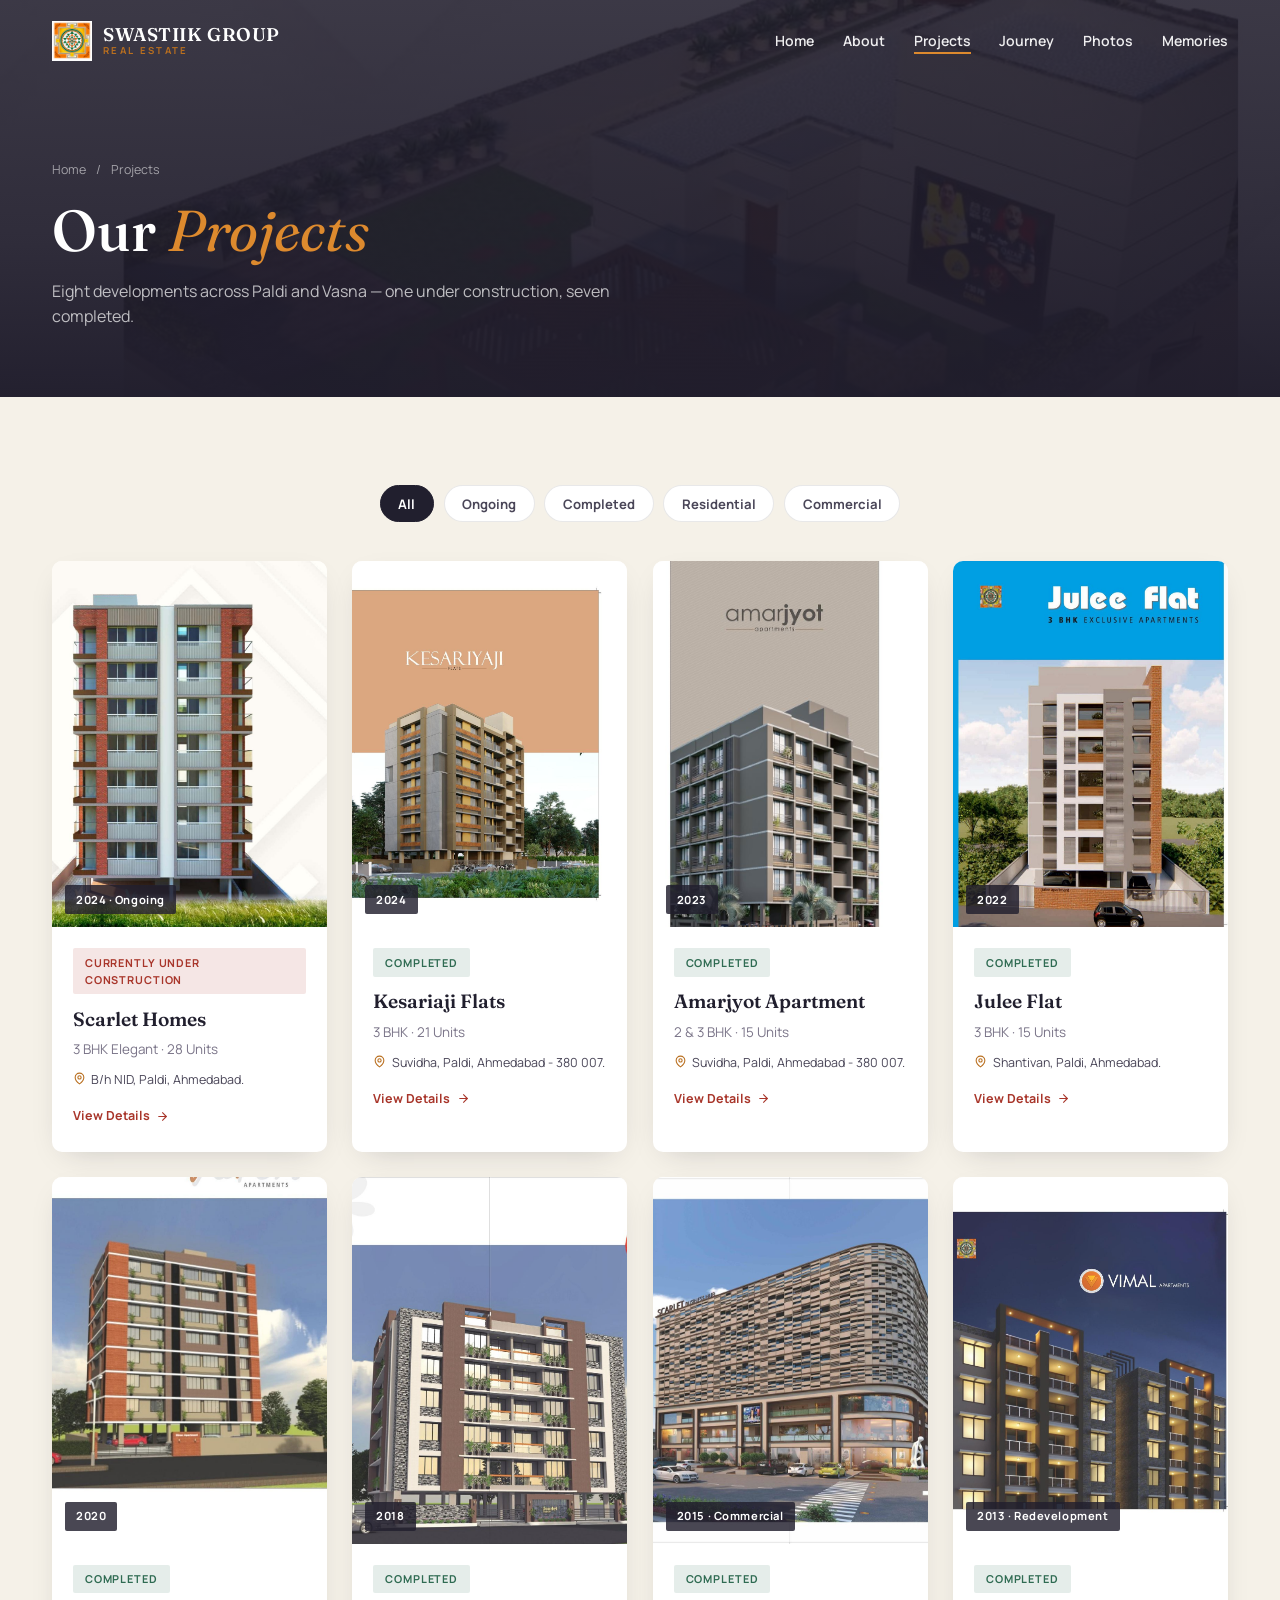
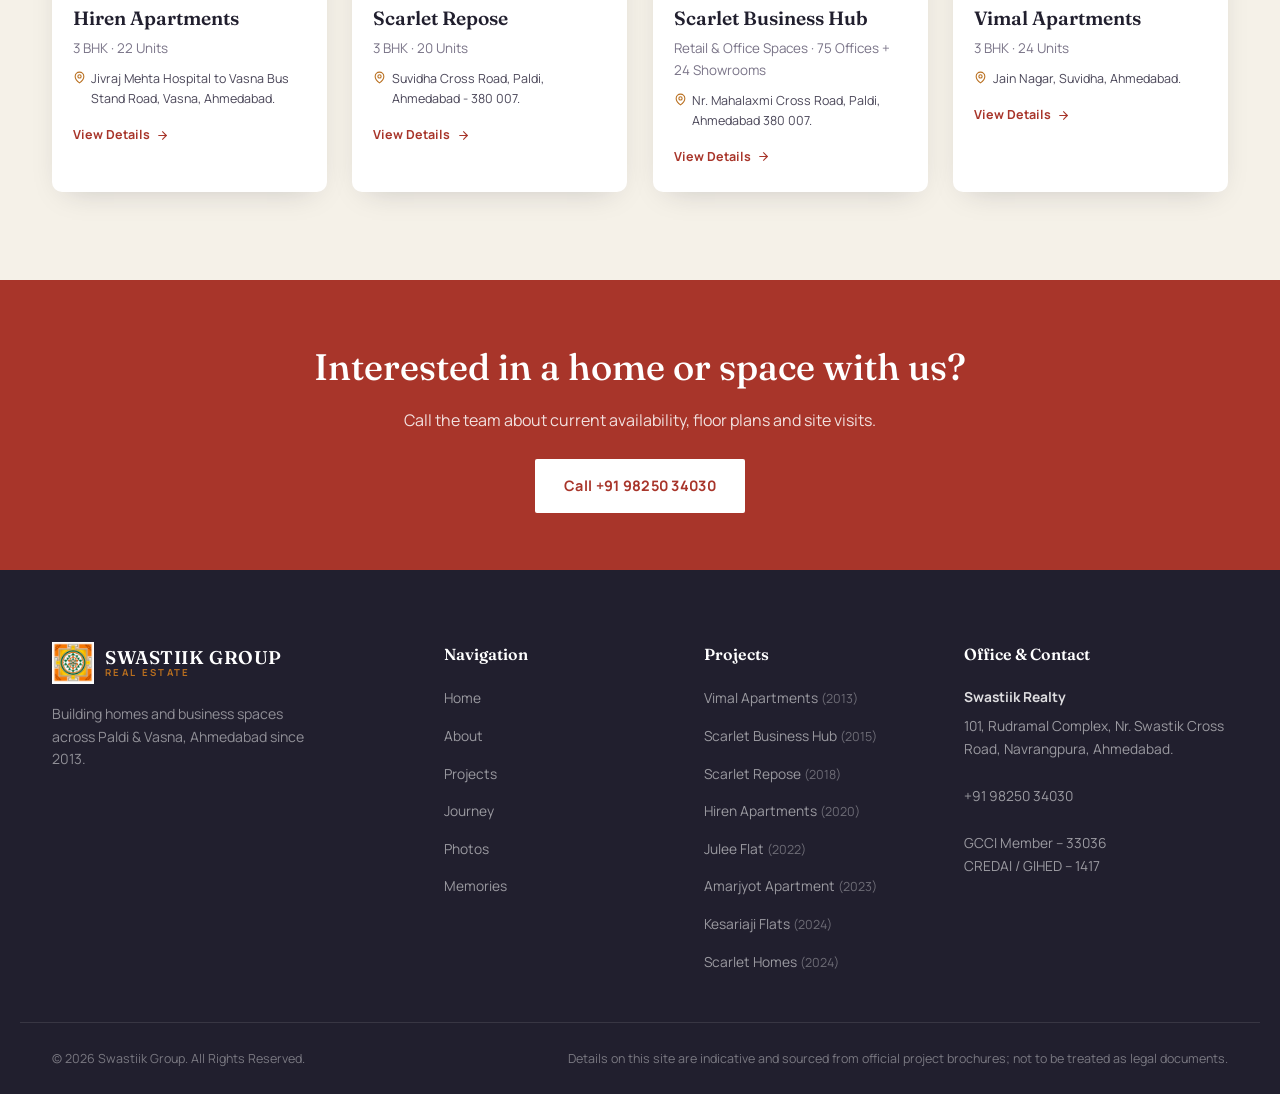
<file: projects.html>
<!DOCTYPE html>
<html lang="en">
<head>
<meta charset="UTF-8">
<meta name="viewport" content="width=device-width, initial-scale=1.0, viewport-fit=cover">
<title>Projects | Swastiik Group, Paldi &amp; Vasna, Ahmedabad</title>
<meta name="description" content="Browse all Swastiik Group residential and commercial projects in Paldi and Vasna, Ahmedabad — ongoing and completed.">
<link rel="canonical" href="https://swastiikgroup.com/projects.html">
<link rel="icon" type="image/png" href="images/favicon.png">
<meta property="og:title" content="Projects | Swastiik Group, Paldi &amp; Vasna, Ahmedabad">
<meta property="og:description" content="Browse all Swastiik Group residential and commercial projects in Paldi and Vasna, Ahmedabad — ongoing and completed.">
<meta property="og:type" content="website">
<meta property="og:url" content="https://swastiikgroup.com/projects.html">
<meta property="og:image" content="https://swastiikgroup.com/images/projects/shomes_hero.jpg">
<meta name="theme-color" content="#211f2e">
<script>document.documentElement.classList.add("js")</script>
<link rel="preconnect" href="https://fonts.googleapis.com">
<link rel="preconnect" href="https://fonts.gstatic.com" crossorigin>
<link href="https://fonts.googleapis.com/css2?family=Fraunces:ital,wght@0,400;0,500;0,600;1,400;1,500&family=Manrope:wght@400;500;600;700;800&display=swap" rel="stylesheet">
<link rel="stylesheet" href="style.css">
<link rel="stylesheet" href="pages.css">
</head>
<body>

<nav id="navbar" class="navbar">
 <div class="nav-container">
  <a href="index.html" class="nav-logo"><img src="images/logo.png" alt="Swastiik Group logo"><div class="logo-text"><span class="logo-name">SWASTIIK GROUP</span><span class="logo-sub">Real Estate</span></div></a>
  <ul class="nav-links"><li><a href="index.html" class="nav-link">Home</a></li><li><a href="about.html" class="nav-link">About</a></li><li><a href="projects.html" class="nav-link active">Projects</a></li><li><a href="journey.html" class="nav-link">Journey</a></li><li><a href="photo.html" class="nav-link">Photos</a></li><li><a href="memories.html" class="nav-link">Memories</a></li></ul>
  <button class="hamburger" id="hamburger" aria-label="Toggle menu" aria-expanded="false"><span></span><span></span><span></span></button>
 </div>
 <div class="mobile-menu" id="mobileMenu"><ul class="mobile-nav-links"><li><a href="index.html" class="mobile-nav-link">Home</a></li><li><a href="about.html" class="mobile-nav-link">About</a></li><li><a href="projects.html" class="mobile-nav-link active">Projects</a></li><li><a href="journey.html" class="mobile-nav-link">Journey</a></li><li><a href="photo.html" class="mobile-nav-link">Photos</a></li><li><a href="memories.html" class="mobile-nav-link">Memories</a></li></ul></div>
</nav>
<header class="page-hero"><div class="hero-media"><img src="images/projects/shomes_terrace.jpg" alt=""></div><div class="hero-overlay"></div><div class="container"><p class="crumbs"><a href="index.html">Home</a> <span>/</span> Projects</p><h1>Our <em>Projects</em></h1><p class="lead">Eight developments across Paldi and Vasna — one under construction, seven completed.</p></div></header>
<section class="section"><div class="filters" data-filter-group="#pgrid"><button class="chip active" data-filter="all">All</button><button class="chip" data-filter="ongoing">Ongoing</button><button class="chip" data-filter="completed">Completed</button><button class="chip" data-filter="residential">Residential</button><button class="chip" data-filter="commercial">Commercial</button></div>
<div class="projects-grid" id="pgrid"><a class="project-card reveal" href="project-scarlet-homes.html" data-tags="all ongoing residential"><div class="project-card-media"><img src="images/projects/shomes_hero.jpg" alt="Scarlet Homes elevation" loading="lazy" width="600" height="800"><span class="project-year-tag">2024 · Ongoing</span></div><div class="project-card-body"><span class="badge badge-ongoing">Currently Under Construction</span><h3>Scarlet Homes</h3><p class="project-card-meta">3 BHK Elegant &middot; 28 Units</p><p class="project-card-loc"><i data-lucide="map-pin" class=""></i> B/h NID, Paldi, Ahmedabad.</p><span class="project-card-link">View Details <i data-lucide="arrow-right" class=""></i></span></div></a><a class="project-card reveal" href="project-kesariaji.html" data-tags="all completed residential"><div class="project-card-media"><img src="images/projects/kesariaji_hero.jpg" alt="Kesariaji Flats elevation" loading="lazy" width="600" height="800"><span class="project-year-tag">2024</span></div><div class="project-card-body"><span class="badge badge-completed">Completed</span><h3>Kesariaji Flats</h3><p class="project-card-meta">3 BHK &middot; 21 Units</p><p class="project-card-loc"><i data-lucide="map-pin" class=""></i> Suvidha, Paldi, Ahmedabad - 380 007.</p><span class="project-card-link">View Details <i data-lucide="arrow-right" class=""></i></span></div></a><a class="project-card reveal" href="project-amarjyot.html" data-tags="all completed residential"><div class="project-card-media"><img src="images/projects/amarjyot_hero.jpg" alt="Amarjyot Apartment elevation" loading="lazy" width="600" height="800"><span class="project-year-tag">2023</span></div><div class="project-card-body"><span class="badge badge-completed">Completed</span><h3>Amarjyot Apartment</h3><p class="project-card-meta">2 &amp; 3 BHK &middot; 15 Units</p><p class="project-card-loc"><i data-lucide="map-pin" class=""></i> Suvidha, Paldi, Ahmedabad - 380 007.</p><span class="project-card-link">View Details <i data-lucide="arrow-right" class=""></i></span></div></a><a class="project-card reveal" href="project-julee.html" data-tags="all completed residential"><div class="project-card-media"><img src="images/projects/julee_hero.jpg" alt="Julee Flat elevation" loading="lazy" width="600" height="800"><span class="project-year-tag">2022</span></div><div class="project-card-body"><span class="badge badge-completed">Completed</span><h3>Julee Flat</h3><p class="project-card-meta">3 BHK &middot; 15 Units</p><p class="project-card-loc"><i data-lucide="map-pin" class=""></i> Shantivan, Paldi, Ahmedabad.</p><span class="project-card-link">View Details <i data-lucide="arrow-right" class=""></i></span></div></a><a class="project-card reveal" href="project-hiren.html" data-tags="all completed residential"><div class="project-card-media"><img src="images/projects/hiren_hero.jpg" alt="Hiren Apartments elevation" loading="lazy" width="600" height="800"><span class="project-year-tag">2020</span></div><div class="project-card-body"><span class="badge badge-completed">Completed</span><h3>Hiren Apartments</h3><p class="project-card-meta">3 BHK &middot; 22 Units</p><p class="project-card-loc"><i data-lucide="map-pin" class=""></i> Jivraj Mehta Hospital to Vasna Bus Stand Road, Vasna, Ahmedabad.</p><span class="project-card-link">View Details <i data-lucide="arrow-right" class=""></i></span></div></a><a class="project-card reveal" href="project-scarlet-repose.html" data-tags="all completed residential"><div class="project-card-media"><img src="images/projects/repose_hero.jpg" alt="Scarlet Repose elevation" loading="lazy" width="600" height="800"><span class="project-year-tag">2018</span></div><div class="project-card-body"><span class="badge badge-completed">Completed</span><h3>Scarlet Repose</h3><p class="project-card-meta">3 BHK &middot; 20 Units</p><p class="project-card-loc"><i data-lucide="map-pin" class=""></i> Suvidha Cross Road, Paldi, Ahmedabad - 380 007.</p><span class="project-card-link">View Details <i data-lucide="arrow-right" class=""></i></span></div></a><a class="project-card reveal" href="project-scarlet-business-hub.html" data-tags="all completed commercial"><div class="project-card-media"><img src="images/projects/sbh_hero_day.jpg" alt="Scarlet Business Hub elevation" loading="lazy" width="600" height="800"><span class="project-year-tag">2015 · Commercial</span></div><div class="project-card-body"><span class="badge badge-completed">Completed</span><h3>Scarlet Business Hub</h3><p class="project-card-meta">Retail &amp; Office Spaces &middot; 75 Offices + 24 Showrooms</p><p class="project-card-loc"><i data-lucide="map-pin" class=""></i> Nr. Mahalaxmi Cross Road, Paldi, Ahmedabad 380 007.</p><span class="project-card-link">View Details <i data-lucide="arrow-right" class=""></i></span></div></a><a class="project-card reveal" href="project-vimal.html" data-tags="all completed residential"><div class="project-card-media"><img src="images/projects/vimal_hero.jpg" alt="Vimal Apartments elevation" loading="lazy" width="600" height="800"><span class="project-year-tag">2013 · Redevelopment</span></div><div class="project-card-body"><span class="badge badge-completed">Completed</span><h3>Vimal Apartments</h3><p class="project-card-meta">3 BHK &middot; 24 Units</p><p class="project-card-loc"><i data-lucide="map-pin" class=""></i> Jain Nagar, Suvidha, Ahmedabad.</p><span class="project-card-link">View Details <i data-lucide="arrow-right" class=""></i></span></div></a></div><p class="empty-note is-hidden">No projects in this category.</p></section><section class="cta-band"><div class="container reveal"><h2>Interested in a home or space with us?</h2><p>Call the team about current availability, floor plans and site visits.</p><a class="btn" href="tel:+919825034030">Call +91 98250 34030</a></div></section>
<footer class="footer">
 <div class="footer-inner">
  <div class="footer-brand">
   <div class="footer-logo"><img src="images/logo.png" alt="Swastiik Group logo"><div class="logo-text"><span class="logo-name">SWASTIIK GROUP</span><span class="logo-sub">Real Estate</span></div></div>
   <p class="footer-tagline">Building homes and business spaces across Paldi &amp; Vasna, Ahmedabad since 2013.</p>
  </div>
  <div class="footer-col"><h4>Navigation</h4><ul><li><a href="index.html">Home</a></li><li><a href="about.html">About</a></li><li><a href="projects.html">Projects</a></li><li><a href="journey.html">Journey</a></li><li><a href="photo.html">Photos</a></li><li><a href="memories.html">Memories</a></li></ul></div>
  <div class="footer-col"><h4>Projects</h4><ul><li><a href="project-vimal.html">Vimal Apartments <span>(2013)</span></a></li><li><a href="project-scarlet-business-hub.html">Scarlet Business Hub <span>(2015)</span></a></li><li><a href="project-scarlet-repose.html">Scarlet Repose <span>(2018)</span></a></li><li><a href="project-hiren.html">Hiren Apartments <span>(2020)</span></a></li><li><a href="project-julee.html">Julee Flat <span>(2022)</span></a></li><li><a href="project-amarjyot.html">Amarjyot Apartment <span>(2023)</span></a></li><li><a href="project-kesariaji.html">Kesariaji Flats <span>(2024)</span></a></li><li><a href="project-scarlet-homes.html">Scarlet Homes <span>(2024)</span></a></li></ul></div>
  <div class="footer-col"><h4>Office &amp; Contact</h4><div class="footer-address-block"><strong>Swastiik Realty</strong>101, Rudramal Complex, Nr. Swastik Cross Road, Navrangpura, Ahmedabad.<br><br><a href="tel:+919825034030">+91 98250 34030</a><br><br>GCCI Member &ndash; 33036<br>CREDAI / GIHED &ndash; 1417</div></div>
 </div>
 <div class="footer-bottom"><p>&copy; 2026 Swastiik Group. All Rights Reserved.</p>
  <div class="footer-legal"><span>Details on this site are indicative and sourced from official project brochures; not to be treated as legal documents.</span></div></div>
</footer>
<script src="site.js"></script>
</body>
</html>
</file>
<file: style.css>
/* ==========================================
   SWASTIIK GROUP — REAL ESTATE
   style.css
   Design language derived from the group's own
   brand materials: the Sriyantra mark (triangular
   geometry, saffron/green/maroon), and the diamond
   motif used across the Scarlet Homes brochure.
   ========================================== */

:root {
  /* Palette — pulled from the brand's own brochures & logo */
  --color-stone: #f5f1e8;
  --color-stone-deep: #ece5d4;
  --color-ink: #211f2e;
  --color-ink-soft: #4a4658;
  --color-saffron: #dd8a2e;
  --color-saffron-deep: #b96f1f;
  --color-maroon: #a8352a;
  --color-maroon-deep: #862a21;
  --color-green: #2f6b52;
  --color-gold: #c9a227;
  --color-white: #ffffff;
  --color-muted: #7a7488;
  --color-border: rgba(33, 31, 46, 0.1);

  --font-display: "Fraunces", "Georgia", serif;
  --font-body: "Manrope", "Inter", sans-serif;

  --container: 1240px;
  --radius-sm: 4px;
  --radius-md: 10px;
  --radius-lg: 22px;

  --shadow-soft: 0 20px 50px -25px rgba(33, 31, 46, 0.35);
  --shadow-card: 0 10px 30px -15px rgba(33, 31, 46, 0.25);
}

* {
  margin: 0;
  padding: 0;
  box-sizing: border-box;
}

html {
  scroll-behavior: smooth;
}

body {
  font-family: var(--font-body);
  background: var(--color-stone);
  color: var(--color-ink);
  line-height: 1.6;
  -webkit-font-smoothing: antialiased;
  overflow-x: hidden;
}

body.no-scroll {
  overflow: hidden;
}

img {
  max-width: 100%;
  display: block;
}

a {
  text-decoration: none;
  color: inherit;
}

ul {
  list-style: none;
}

button {
  font-family: inherit;
  cursor: pointer;
  border: none;
  background: none;
}

.section-eyebrow {
  font-family: var(--font-body);
  font-weight: 700;
  font-size: 0.72rem;
  letter-spacing: 0.18em;
  text-transform: uppercase;
  color: var(--color-saffron-deep);
  margin-bottom: 0.9rem;
  display: inline-block;
  position: relative;
  padding-left: 1.6rem;
}
.section-eyebrow::before {
  content: "";
  position: absolute;
  left: 0;
  top: 50%;
  width: 1.1rem;
  height: 1px;
  background: var(--color-saffron-deep);
  transform: translateY(-50%) rotate(0deg);
}

.section-title {
  font-family: var(--font-display);
  font-weight: 500;
  font-size: clamp(1.9rem, 3.4vw, 2.9rem);
  line-height: 1.15;
  letter-spacing: -0.01em;
  color: var(--color-ink);
}
.section-title em {
  font-style: italic;
  font-weight: 400;
  color: var(--color-maroon);
}
.section-title-light {
  color: var(--color-white);
}
.section-title-light em {
  color: var(--color-saffron);
}

.section-desc {
  max-width: 620px;
  color: var(--color-ink-soft);
  font-size: 1.02rem;
  margin-top: 0.9rem;
}

.section-header {
  max-width: 720px;
  margin: 0 auto 3.2rem;
  text-align: center;
}
.section-header .section-desc {
  margin-left: auto;
  margin-right: auto;
}

.container {
  max-width: var(--container);
  margin: 0 auto;
  padding: 0 2rem;
}

/* Diamond / yantra motif — the site's signature framing device,
   echoing the rotated-diamond logo frame used on the Scarlet
   Homes brochure cover. */
.diamond-frame {
  position: relative;
}
.diamond-frame::before {
  content: "";
  position: absolute;
  inset: -14px;
  border: 1px solid var(--color-gold);
  transform: rotate(45deg);
  opacity: 0.5;
  pointer-events: none;
}

.yantra-lines {
  position: absolute;
  inset: 0;
  overflow: hidden;
  pointer-events: none;
  opacity: 0.08;
  background-image:
    repeating-linear-gradient(45deg, var(--color-gold) 0, var(--color-gold) 1px, transparent 1px, transparent 90px),
    repeating-linear-gradient(-45deg, var(--color-gold) 0, var(--color-gold) 1px, transparent 1px, transparent 90px);
}

.btn {
  display: inline-flex;
  align-items: center;
  gap: 0.5rem;
  font-family: var(--font-body);
  font-weight: 700;
  font-size: 0.9rem;
  letter-spacing: 0.02em;
  padding: 0.95rem 1.8rem;
  border-radius: 2px;
  transition: all 0.25s ease;
  white-space: nowrap;
}
.btn i {
  width: 16px;
  height: 16px;
}
.icon-svg {
  display: inline-flex;
  align-items: center;
  justify-content: center;
}
.icon-svg svg {
  width: 100%;
  height: 100%;
}
.btn-primary {
  background: var(--color-maroon);
  color: var(--color-white);
}
.btn-primary:hover {
  background: var(--color-maroon-deep);
  transform: translateY(-2px);
}
.btn-outline {
  border: 1px solid rgba(255, 255, 255, 0.5);
  color: var(--color-white);
}
.btn-outline:hover {
  background: rgba(255, 255, 255, 0.12);
}
.btn-dark {
  border: 1px solid var(--color-ink);
  color: var(--color-ink);
}
.btn-dark:hover {
  background: var(--color-ink);
  color: var(--color-white);
}
.btn-full {
  width: 100%;
  justify-content: center;
}

.badge {
  display: inline-block;
  font-size: 0.68rem;
  font-weight: 700;
  letter-spacing: 0.08em;
  text-transform: uppercase;
  padding: 0.35rem 0.75rem;
  border-radius: 2px;
}
.badge-completed {
  background: rgba(47, 107, 82, 0.12);
  color: var(--color-green);
}
.badge-ongoing {
  background: rgba(168, 53, 42, 0.12);
  color: var(--color-maroon);
}

.reveal {
  opacity: 0;
  transform: translateY(24px);
  transition: opacity 0.7s ease, transform 0.7s ease;
}
.reveal.revealed {
  opacity: 1;
  transform: none;
}

/* ==================== SPLASH SCREEN ==================== */
.splash-screen {
  position: fixed;
  inset: 0;
  z-index: 9999;
  background: var(--color-ink);
  display: flex;
  align-items: center;
  justify-content: center;
  flex-direction: column;
  gap: 1.6rem;
  transition: opacity 0.7s ease, visibility 0.7s ease;
}
.splash-screen.splash-hide {
  opacity: 0;
  visibility: hidden;
  pointer-events: none;
}
.splash-mark {
  position: relative;
  width: 108px;
  height: 108px;
}
.splash-mark img {
  width: 100%;
  height: 100%;
  object-fit: contain;
  animation: splashPulse 1.8s ease-in-out infinite;
}
.splash-ring {
  position: absolute;
  inset: -18px;
  border: 1px solid rgba(221, 138, 46, 0.5);
  transform: rotate(45deg);
  animation: splashSpin 3.2s linear infinite;
}
.splash-wordmark {
  font-family: var(--font-display);
  color: var(--color-white);
  letter-spacing: 0.14em;
  font-size: 1.05rem;
  text-transform: uppercase;
}
.splash-wordmark span {
  color: var(--color-saffron);
}
.splash-sub {
  color: rgba(255, 255, 255, 0.45);
  font-size: 0.72rem;
  letter-spacing: 0.22em;
  text-transform: uppercase;
  margin-top: -1rem;
}

@keyframes splashPulse {
  0%, 100% { transform: scale(1); opacity: 1; }
  50% { transform: scale(1.06); opacity: 0.85; }
}
@keyframes splashSpin {
  from { transform: rotate(45deg); }
  to { transform: rotate(405deg); }
}

/* ==================== NAVBAR ==================== */
.navbar {
  position: fixed;
  top: 0;
  left: 0;
  right: 0;
  z-index: 500;
  padding: 1.3rem 0;
  transition: all 0.35s ease;
  background: transparent;
}
.navbar.scrolled {
  background: rgba(245, 241, 232, 0.92);
  backdrop-filter: blur(10px);
  padding: 0.85rem 0;
  box-shadow: 0 2px 20px rgba(33, 31, 46, 0.06);
}
.nav-container {
  max-width: var(--container);
  margin: 0 auto;
  padding: 0 2rem;
  display: flex;
  align-items: center;
  justify-content: space-between;
}
.nav-logo {
  display: flex;
  align-items: center;
  gap: 0.7rem;
}
.nav-logo img {
  width: 40px;
  height: 40px;
  object-fit: contain;
}
.logo-text {
  display: flex;
  flex-direction: column;
  line-height: 1.1;
}
.logo-name {
  font-family: var(--font-display);
  font-weight: 600;
  font-size: 1.15rem;
  letter-spacing: 0.03em;
  color: var(--color-ink);
}
.navbar:not(.scrolled) .logo-name {
  color: var(--color-white);
}
.logo-sub {
  font-size: 0.6rem;
  letter-spacing: 0.24em;
  color: var(--color-saffron-deep);
  text-transform: uppercase;
  font-weight: 700;
}
.nav-links {
  display: flex;
  gap: 2.2rem;
}
.nav-link {
  font-size: 0.88rem;
  font-weight: 600;
  color: var(--color-ink);
  position: relative;
  padding-bottom: 4px;
}
.navbar:not(.scrolled) .nav-link {
  color: rgba(255, 255, 255, 0.92);
}
.nav-link::after {
  content: "";
  position: absolute;
  left: 0;
  bottom: 0;
  width: 0;
  height: 2px;
  background: var(--color-saffron);
  transition: width 0.25s ease;
}
.nav-link.active::after,
.nav-link:hover::after {
  width: 100%;
}
.hamburger {
  display: none;
  flex-direction: column;
  gap: 5px;
  width: 26px;
}
.hamburger span {
  height: 2px;
  background: var(--color-ink);
  transition: all 0.25s ease;
}
.navbar:not(.scrolled) .hamburger span {
  background: var(--color-white);
}
.hamburger.active span:nth-child(1) { transform: translateY(7px) rotate(45deg); }
.hamburger.active span:nth-child(2) { opacity: 0; }
.hamburger.active span:nth-child(3) { transform: translateY(-7px) rotate(-45deg); }

.mobile-menu {
  position: fixed;
  top: 0;
  right: -100%;
  width: min(320px, 82vw);
  height: 100vh;
  background: var(--color-ink);
  z-index: 600;
  transition: right 0.35s ease;
  padding: 6rem 2rem 2rem;
}
.mobile-menu.open {
  right: 0;
}
.mobile-nav-links {
  display: flex;
  flex-direction: column;
  gap: 1.6rem;
}
.mobile-nav-link {
  color: var(--color-white);
  font-size: 1.05rem;
  font-weight: 600;
}

/* ==================== HERO ==================== */
.hero {
  position: relative;
  min-height: 100vh;
  display: flex;
  align-items: center;
  background: linear-gradient(160deg, #201d2c 0%, #2c2438 55%, #3a2a2e 100%);
  overflow: hidden;
}
.hero-media {
  position: absolute;
  inset: 0;
}
.hero-media img {
  width: 100%;
  height: 100%;
  object-fit: cover;
  opacity: 0.34;
}
.hero-overlay {
  position: absolute;
  inset: 0;
  background: linear-gradient(180deg, rgba(32, 29, 44, 0.55) 0%, rgba(32, 29, 44, 0.75) 60%, rgba(32, 29, 44, 0.95) 100%);
}
.hero-content {
  position: relative;
  z-index: 2;
  max-width: var(--container);
  margin: 0 auto;
  padding: 8rem 2rem 6rem;
  width: 100%;
}
.hero-eyebrow {
  color: var(--color-saffron);
  font-weight: 700;
  font-size: 0.78rem;
  letter-spacing: 0.2em;
  text-transform: uppercase;
  margin-bottom: 1.4rem;
}
.hero-title {
  font-family: var(--font-display);
  font-weight: 500;
  font-size: clamp(2.6rem, 6vw, 4.6rem);
  line-height: 1.08;
  color: var(--color-white);
  max-width: 780px;
  letter-spacing: -0.01em;
}
.hero-title em {
  font-style: italic;
  font-weight: 400;
  color: var(--color-saffron);
}
.hero-sub {
  color: rgba(255, 255, 255, 0.82);
  font-size: 1.2rem;
  margin-top: 1.4rem;
  max-width: 560px;
  font-family: var(--font-display);
  font-style: italic;
}
.hero-desc {
  color: rgba(255, 255, 255, 0.62);
  max-width: 560px;
  margin-top: 1rem;
  font-size: 1rem;
}
.hero-actions {
  display: flex;
  gap: 1rem;
  margin-top: 2.4rem;
  flex-wrap: wrap;
}
.hero-scroll-indicator {
  position: absolute;
  bottom: 2.2rem;
  left: 50%;
  transform: translateX(-50%);
  z-index: 2;
  display: flex;
  flex-direction: column;
  align-items: center;
  gap: 0.6rem;
  color: rgba(255, 255, 255, 0.5);
  font-size: 0.68rem;
  letter-spacing: 0.2em;
  text-transform: uppercase;
}
.scroll-line {
  width: 1px;
  height: 34px;
  background: linear-gradient(to bottom, rgba(255, 255, 255, 0.6), transparent);
  animation: scrollDown 1.8s ease-in-out infinite;
}
@keyframes scrollDown {
  0% { transform: scaleY(0.3); transform-origin: top; opacity: 0.4; }
  50% { transform: scaleY(1); transform-origin: top; opacity: 1; }
  100% { transform: scaleY(0.3); transform-origin: bottom; opacity: 0.4; }
}

/* ==================== STATS ==================== */
.stats-section {
  background: var(--color-ink);
  padding: 3.2rem 0;
}
.stats-grid {
  max-width: var(--container);
  margin: 0 auto;
  padding: 0 2rem;
  display: grid;
  grid-template-columns: repeat(4, 1fr);
  gap: 2rem;
  text-align: center;
}
.stat-item {
  border-left: 1px solid rgba(255, 255, 255, 0.12);
}
.stat-item:first-child {
  border-left: none;
}
.stat-number,
.stat-display {
  font-family: var(--font-display);
  font-size: clamp(2rem, 3.4vw, 2.8rem);
  font-weight: 500;
  color: var(--color-saffron);
}
.stat-suffix {
  font-family: var(--font-display);
  font-size: clamp(2rem, 3.4vw, 2.8rem);
  color: var(--color-saffron);
}
.stat-label {
  color: rgba(255, 255, 255, 0.6);
  font-size: 0.82rem;
  margin-top: 0.4rem;
  letter-spacing: 0.02em;
}

/* ==================== ONGOING SPOTLIGHT ==================== */
.spotlight-section {
  padding: 6.5rem 0;
  background: var(--color-stone-deep);
  position: relative;
}
.spotlight-inner {
  max-width: var(--container);
  margin: 0 auto;
  padding: 0 2rem;
  display: grid;
  grid-template-columns: 1.05fr 1fr;
  gap: 4rem;
  align-items: center;
}
.spotlight-media {
  position: relative;
  border-radius: var(--radius-lg);
  overflow: hidden;
  box-shadow: var(--shadow-soft);
  aspect-ratio: 4 / 5;
}
.spotlight-media img {
  width: 100%;
  height: 100%;
  object-fit: cover;
}
.spotlight-tag {
  position: absolute;
  top: 1.4rem;
  left: 1.4rem;
  background: var(--color-maroon);
  color: var(--color-white);
  font-size: 0.7rem;
  font-weight: 700;
  letter-spacing: 0.08em;
  text-transform: uppercase;
  padding: 0.55rem 1rem;
  border-radius: 2px;
}
.spotlight-desc {
  color: var(--color-ink-soft);
  margin-top: 1.2rem;
  max-width: 520px;
}
.spotlight-facts {
  display: flex;
  gap: 2.2rem;
  margin-top: 2rem;
}
.spotlight-fact span {
  display: block;
  font-family: var(--font-display);
  font-size: 1.5rem;
  color: var(--color-maroon);
  font-weight: 600;
}
.spotlight-fact p {
  font-size: 0.78rem;
  color: var(--color-muted);
  margin-top: 0.2rem;
}
.spotlight-address {
  display: flex;
  align-items: flex-start;
  gap: 0.5rem;
  margin-top: 1.6rem;
  color: var(--color-ink-soft);
  font-size: 0.92rem;
  max-width: 480px;
}
.spotlight-address i {
  width: 16px;
  height: 16px;
  flex-shrink: 0;
  margin-top: 3px;
  color: var(--color-maroon);
}
.spotlight-content .btn {
  margin-top: 2rem;
}

/* ==================== PROJECTS (COMPLETED) ==================== */
.projects-section {
  padding: 6.5rem 0;
}
.projects-grid {
  max-width: var(--container);
  margin: 0 auto;
  padding: 0 2rem;
  display: grid;
  grid-template-columns: repeat(4, 1fr);
  gap: 1.6rem;
}
.project-card {
  background: var(--color-white);
  border-radius: var(--radius-md);
  overflow: hidden;
  box-shadow: var(--shadow-card);
  cursor: pointer;
  transition: transform 0.3s ease, box-shadow 0.3s ease;
}
.project-card:hover {
  transform: translateY(-6px);
  box-shadow: 0 26px 50px -20px rgba(33, 31, 46, 0.32);
}
.project-card-media {
  position: relative;
  aspect-ratio: 3 / 4;
  overflow: hidden;
}
.project-card-media img {
  width: 100%;
  height: 100%;
  object-fit: cover;
  transition: transform 0.5s ease;
}
.project-card:hover .project-card-media img {
  transform: scale(1.06);
}
.project-year-tag {
  position: absolute;
  bottom: 0.8rem;
  left: 0.8rem;
  background: rgba(33, 31, 46, 0.82);
  color: var(--color-white);
  font-size: 0.7rem;
  font-weight: 700;
  letter-spacing: 0.05em;
  padding: 0.35rem 0.7rem;
  border-radius: 2px;
}
.project-card-body {
  padding: 1.3rem 1.3rem 1.5rem;
}
.project-card-body h3 {
  font-family: var(--font-display);
  font-size: 1.2rem;
  font-weight: 600;
  margin-top: 0.6rem;
  color: var(--color-ink);
}
.project-card-meta {
  font-size: 0.84rem;
  color: var(--color-muted);
  margin-top: 0.3rem;
}
.project-card-loc {
  display: flex;
  align-items: flex-start;
  gap: 0.35rem;
  font-size: 0.78rem;
  color: var(--color-ink-soft);
  margin-top: 0.6rem;
}
.project-card-loc i {
  width: 13px;
  height: 13px;
  flex-shrink: 0;
  margin-top: 2px;
  color: var(--color-saffron-deep);
}
.project-card-link {
  display: inline-flex;
  align-items: center;
  gap: 0.4rem;
  font-size: 0.78rem;
  font-weight: 700;
  color: var(--color-maroon);
  margin-top: 1rem;
}
.project-card-link i {
  width: 13px;
  height: 13px;
}

/* ==================== WHY US ==================== */
.whyus-section {
  background: var(--color-ink);
  padding: 6.5rem 0;
  position: relative;
  overflow: hidden;
}
.whyus-grid {
  max-width: var(--container);
  margin: 0 auto;
  padding: 0 2rem;
  display: grid;
  grid-template-columns: repeat(3, 1fr);
  gap: 1.6rem;
  position: relative;
  z-index: 1;
}
.whyus-card {
  padding: 2rem 1.7rem;
  border: 1px solid rgba(255, 255, 255, 0.1);
  border-radius: var(--radius-md);
  transition: border-color 0.3s ease, background 0.3s ease;
}
.whyus-card:hover {
  border-color: rgba(221, 138, 46, 0.5);
  background: rgba(255, 255, 255, 0.03);
}
.whyus-icon {
  width: 44px;
  height: 44px;
  border-radius: 50%;
  background: rgba(221, 138, 46, 0.14);
  display: flex;
  align-items: center;
  justify-content: center;
  margin-bottom: 1.2rem;
}
.whyus-icon i {
  width: 20px;
  height: 20px;
  color: var(--color-saffron);
}
.whyus-card h3 {
  font-family: var(--font-display);
  font-size: 1.1rem;
  color: var(--color-white);
  font-weight: 600;
  margin-bottom: 0.5rem;
}
.whyus-card p {
  color: rgba(255, 255, 255, 0.55);
  font-size: 0.9rem;
}

/* ==================== GALLERY ==================== */
.gallery-section {
  padding: 6.5rem 0;
}
.gallery-masonry {
  max-width: var(--container);
  margin: 0 auto;
  padding: 0 2rem;
  columns: 4;
  column-gap: 1.2rem;
}
.gallery-item {
  break-inside: avoid;
  margin-bottom: 1.2rem;
  border-radius: var(--radius-md);
  overflow: hidden;
  position: relative;
  cursor: pointer;
}
.gallery-item img {
  width: 100%;
  display: block;
  transition: transform 0.4s ease;
}
.gallery-item:hover img {
  transform: scale(1.05);
}
.gallery-caption {
  position: absolute;
  bottom: 0;
  left: 0;
  right: 0;
  padding: 1.6rem 1rem 0.8rem;
  background: linear-gradient(0deg, rgba(0, 0, 0, 0.68), transparent);
  color: var(--color-white);
  font-size: 0.8rem;
  font-weight: 600;
  opacity: 0;
  transition: opacity 0.3s ease;
}
.gallery-item:hover .gallery-caption {
  opacity: 1;
}

/* ==================== FOOTER ==================== */
.footer {
  background: var(--color-ink);
  padding: 4.5rem 0 0;
  position: relative;
}
.footer-inner {
  max-width: var(--container);
  margin: 0 auto;
  padding: 0 2rem;
  display: grid;
  grid-template-columns: 1.6fr 1fr 1fr 1.2fr;
  gap: 2.5rem;
  padding-bottom: 3rem;
  border-bottom: 1px solid rgba(255, 255, 255, 0.1);
}
.footer-logo {
  display: flex;
  align-items: center;
  gap: 0.7rem;
}
.footer-logo img {
  width: 42px;
  height: 42px;
  object-fit: contain;
}
.footer-logo .logo-name {
  color: var(--color-white);
}
.footer-tagline {
  color: rgba(255, 255, 255, 0.5);
  font-size: 0.88rem;
  margin-top: 1.2rem;
  max-width: 260px;
}
.footer-col h4 {
  color: var(--color-white);
  font-family: var(--font-display);
  font-weight: 600;
  font-size: 1rem;
  margin-bottom: 1.1rem;
}
.footer-col ul {
  display: flex;
  flex-direction: column;
  gap: 0.75rem;
}
.footer-col a {
  color: rgba(255, 255, 255, 0.55);
  font-size: 0.86rem;
  transition: color 0.2s ease;
}
.footer-col a:hover {
  color: var(--color-saffron);
}
.footer-col a span {
  color: rgba(255, 255, 255, 0.35);
  font-size: 0.78rem;
}
.footer-address-block {
  color: rgba(255, 255, 255, 0.55);
  font-size: 0.86rem;
  line-height: 1.7;
}
.footer-address-block strong {
  color: rgba(255, 255, 255, 0.85);
  display: block;
  margin-bottom: 0.3rem;
}
.footer-bottom {
  max-width: var(--container);
  margin: 0 auto;
  padding: 1.6rem 2rem;
  display: flex;
  justify-content: space-between;
  align-items: center;
  color: rgba(255, 255, 255, 0.4);
  font-size: 0.78rem;
  flex-wrap: wrap;
  gap: 0.6rem;
}
.footer-legal {
  display: flex;
  gap: 0.9rem;
}
.footer-legal a {
  color: rgba(255, 255, 255, 0.4);
}

/* ==================== PROJECT MODAL ==================== */
.modal-backdrop {
  position: fixed;
  inset: 0;
  z-index: 800;
  background: rgba(20, 18, 28, 0.72);
  backdrop-filter: blur(4px);
  display: flex;
  align-items: flex-start;
  justify-content: center;
  padding: 3.5vh 1.2rem;
  opacity: 0;
  visibility: hidden;
  transition: opacity 0.3s ease, visibility 0.3s ease;
  overflow-y: auto;
}
.modal-backdrop.open {
  opacity: 1;
  visibility: visible;
}
.project-modal {
  background: var(--color-white);
  border-radius: var(--radius-lg);
  max-width: 880px;
  width: 100%;
  position: relative;
  overflow: hidden;
  transform: translateY(20px);
  transition: transform 0.3s ease;
}
.modal-backdrop.open .project-modal {
  transform: translateY(0);
}
.modal-close {
  position: absolute;
  top: 1.1rem;
  right: 1.1rem;
  z-index: 10;
  width: 38px;
  height: 38px;
  border-radius: 50%;
  background: rgba(255, 255, 255, 0.92);
  display: flex;
  align-items: center;
  justify-content: center;
  box-shadow: 0 4px 14px rgba(0, 0, 0, 0.15);
}
.modal-close i {
  width: 18px;
  height: 18px;
  color: var(--color-ink);
}

.modal-hero {
  width: 100%;
  aspect-ratio: 16 / 9;
  overflow: hidden;
}
.modal-hero img {
  width: 100%;
  height: 100%;
  object-fit: cover;
}

.modal-gallery-main {
  width: 100%;
  aspect-ratio: 16 / 9;
  overflow: hidden;
}
.modal-gallery-main img {
  width: 100%;
  height: 100%;
  object-fit: cover;
}
.modal-gallery-thumbs {
  display: flex;
  gap: 0.5rem;
  padding: 0.7rem 1.6rem;
  background: var(--color-stone);
}
.modal-thumb {
  width: 64px;
  height: 48px;
  border-radius: 4px;
  overflow: hidden;
  opacity: 0.55;
  transition: opacity 0.2s ease, outline 0.2s ease;
}
.modal-thumb.active,
.modal-thumb:hover {
  opacity: 1;
  outline: 2px solid var(--color-saffron-deep);
}
.modal-thumb img {
  width: 100%;
  height: 100%;
  object-fit: cover;
}

.modal-body {
  padding: 2rem 2rem 2.4rem;
}
.modal-title-row {
  display: flex;
  align-items: center;
  gap: 0.9rem;
  margin-bottom: 0.9rem;
}
.modal-year {
  font-size: 0.8rem;
  color: var(--color-muted);
  font-weight: 600;
}
.modal-body h2 {
  font-family: var(--font-display);
  font-size: 1.9rem;
  font-weight: 600;
  color: var(--color-ink);
}
.modal-config {
  color: var(--color-saffron-deep);
  font-weight: 700;
  font-size: 0.88rem;
  margin-top: 0.4rem;
}
.modal-desc {
  color: var(--color-ink-soft);
  margin-top: 1.1rem;
  font-size: 0.96rem;
}
.modal-subhead {
  font-family: var(--font-display);
  font-size: 1.05rem;
  font-weight: 600;
  margin-top: 2rem;
  margin-bottom: 0.9rem;
  color: var(--color-ink);
  border-top: 1px solid var(--color-border);
  padding-top: 1.6rem;
}
.spec-grid {
  display: grid;
  grid-template-columns: 1fr 1fr;
  gap: 0.7rem 1.5rem;
}
.spec-row {
  display: flex;
  justify-content: space-between;
  border-bottom: 1px dashed var(--color-border);
  padding-bottom: 0.5rem;
  font-size: 0.86rem;
  gap: 0.6rem;
}
.spec-label {
  color: var(--color-muted);
  flex-shrink: 0;
}
.spec-value {
  color: var(--color-ink);
  font-weight: 600;
  text-align: right;
}
.modal-amenities {
  display: grid;
  grid-template-columns: 1fr 1fr;
  gap: 0.6rem 1.2rem;
}
.modal-amenities li {
  display: flex;
  align-items: flex-start;
  gap: 0.5rem;
  font-size: 0.86rem;
  color: var(--color-ink-soft);
}
.modal-amenities li i {
  width: 15px;
  height: 15px;
  color: var(--color-green);
  flex-shrink: 0;
  margin-top: 2px;
}
.modal-address {
  display: flex;
  align-items: flex-start;
  gap: 0.5rem;
  color: var(--color-ink-soft);
  font-size: 0.92rem;
}
.modal-address i {
  width: 16px;
  height: 16px;
  color: var(--color-maroon);
  flex-shrink: 0;
  margin-top: 3px;
}
.modal-map {
  width: 100%;
  height: 280px;
  border-radius: var(--radius-md);
  overflow: hidden;
  margin-top: 0.4rem;
}

/* ==================== FLOATING SCROLL-TO-TOP (kept minimal, no contact) ==================== */
.floating-btns {
  position: fixed;
  bottom: 1.6rem;
  right: 1.6rem;
  z-index: 400;
  display: flex;
  flex-direction: column;
  gap: 0.7rem;
}
.float-btn {
  display: flex;
  align-items: center;
  gap: 0.5rem;
  background: var(--color-ink);
  color: var(--color-white);
  padding: 0.7rem 1rem;
  border-radius: 30px;
  font-size: 0.78rem;
  font-weight: 700;
  box-shadow: 0 10px 24px -8px rgba(0, 0, 0, 0.4);
}
.float-btn i {
  width: 16px;
  height: 16px;
}

/* ==================== RESPONSIVE ==================== */
@media (max-width: 1080px) {
  .projects-grid {
    grid-template-columns: repeat(3, 1fr);
  }
  .whyus-grid {
    grid-template-columns: repeat(2, 1fr);
  }
  .gallery-masonry {
    columns: 3;
  }
  .footer-inner {
    grid-template-columns: 1fr 1fr;
  }
}

@media (max-width: 860px) {
  .nav-links {
    display: none;
  }
  .hamburger {
    display: flex;
  }
  .spotlight-inner {
    grid-template-columns: 1fr;
    gap: 2.4rem;
  }
  .spotlight-media {
    aspect-ratio: 16 / 10;
  }
  .spotlight-content {
    text-align: center;
    display: flex;
    flex-direction: column;
    align-items: center;
  }
  .spotlight-desc {
    margin-left: auto;
    margin-right: auto;
  }
  .spotlight-facts {
    justify-content: center;
    flex-wrap: wrap;
    row-gap: 1.4rem;
  }
  .spotlight-address {
    justify-content: center;
    max-width: 480px;
    margin-left: auto;
    margin-right: auto;
  }
  .stats-grid {
    grid-template-columns: repeat(2, 1fr);
    gap: 2rem 1rem;
  }
  .stat-item:nth-child(3) {
    border-left: none;
  }
  .stat-item {
    border-left: none !important;
  }
  .projects-grid {
    grid-template-columns: repeat(2, 1fr);
  }
  .gallery-masonry {
    columns: 2;
  }
  .modal-amenities {
    grid-template-columns: 1fr;
  }
  .spec-grid {
    grid-template-columns: 1fr;
  }
}

@media (max-width: 560px) {
  .container,
  .nav-container,
  .stats-grid,
  .spotlight-inner,
  .projects-grid,
  .whyus-grid,
  .gallery-masonry,
  .footer-inner,
  .footer-bottom {
    padding-left: 1.2rem;
    padding-right: 1.2rem;
  }
  .projects-grid {
    grid-template-columns: 1fr 1fr;
    gap: 1rem;
  }
  .gallery-masonry {
    columns: 2;
    column-gap: 0.8rem;
  }
  .hero-content {
    padding: 7rem 1.2rem 5rem;
  }
  .hero-actions {
    flex-direction: column;
    align-items: stretch;
  }
  .modal-body {
    padding: 1.6rem 1.2rem 2rem;
  }
  .spotlight-facts {
    gap: 1.6rem;
  }
  .spotlight-content .btn {
    width: 100%;
    max-width: 320px;
  }
}

@media (prefers-reduced-motion: reduce) {
  * {
    animation: none !important;
    transition: none !important;
  }
}
</file>
<file: pages.css>
/* pages.css — multi-page additions (loaded after style.css) */
html:not(.js) .reveal{opacity:1;transform:none}
a.project-card{display:block}
.mobile-menu{height:100vh;height:100dvh}
.mobile-nav-link.active,.nav-link.active{color:var(--color-saffron)}
.nav-links{gap:1.8rem}
img{height:auto}
.hero-media img,.project-card-media img,.spotlight-media img,.modal-hero img{height:100%}

/* Hero slider */
.hero{min-height:100vh;min-height:100svh}
.slide{position:absolute;inset:0;display:flex;align-items:center;opacity:0;visibility:hidden;transition:opacity .9s ease,visibility .9s}
.slide.active{opacity:1;visibility:visible}
.slide .hero-content{position:relative;z-index:2}
.hero-arrow{position:absolute;top:50%;z-index:3;width:46px;height:46px;border-radius:50%;border:1px solid rgba(255,255,255,.35);color:#fff;display:flex;align-items:center;justify-content:center;transform:translateY(-50%);transition:background .2s}
.hero-arrow:hover{background:rgba(255,255,255,.15)}
.hero-arrow i{width:20px;height:20px}
.hero-arrow.prev{left:1.4rem}.hero-arrow.next{right:1.4rem}
.hero-dots{position:absolute;bottom:2rem;right:2rem;z-index:3;display:flex;gap:.55rem}
.hero-dots button{width:34px;height:3px;background:rgba(255,255,255,.3);transition:background .3s}
.hero-dots button.active{background:var(--color-saffron)}

/* Inner page banner */
.page-hero{position:relative;background:#201d2c;color:#fff;padding:10rem 0 4.2rem;overflow:hidden}
.page-hero .hero-media img{opacity:.28}
.page-hero .container{position:relative;z-index:2}
.page-hero h1{font-family:var(--font-display);font-weight:500;font-size:clamp(2.2rem,5vw,3.6rem);line-height:1.1;margin-top:.4rem}
.page-hero h1 em{font-style:italic;font-weight:400;color:var(--color-saffron)}
.page-hero p.lead{color:rgba(255,255,255,.7);max-width:620px;margin-top:1rem}
.page-hero .section-eyebrow{color:var(--color-saffron)}
.crumbs{font-size:.78rem;color:rgba(255,255,255,.55);margin-bottom:1.2rem}
.crumbs a:hover{color:var(--color-saffron)}
.crumbs span{margin:0 .45rem}
.ph-meta{display:flex;flex-wrap:wrap;gap:.6rem 1.4rem;margin-top:1.3rem;color:rgba(255,255,255,.8);font-weight:600;font-size:.9rem}
.section{padding:5.5rem 0}
.section.alt{background:var(--color-stone-deep)}
.section .section-header{margin-bottom:2.8rem}

/* Split blocks */
.split{display:grid;grid-template-columns:1fr 1fr;gap:4rem;align-items:center}
.split-media{border-radius:var(--radius-lg);overflow:hidden;box-shadow:var(--shadow-soft);aspect-ratio:4/5}
.split-media img{width:100%;height:100%;object-fit:cover}
.split p{color:var(--color-ink-soft);margin-top:1.1rem}
.split .btn{margin-top:1.8rem}
.btn-dark.on-light{color:var(--color-ink)}
.grid-3{display:grid;grid-template-columns:repeat(3,1fr);gap:1.6rem}
.grid-4{display:grid;grid-template-columns:repeat(4,1fr);gap:1.6rem}
.center{text-align:center}.mt-2{margin-top:2.4rem}

/* Table */
.table-wrap{overflow-x:auto;border-radius:var(--radius-md);box-shadow:var(--shadow-card);background:#fff}
table.data{width:100%;border-collapse:collapse;font-size:.9rem;min-width:620px}
table.data th,table.data td{padding:.9rem 1.1rem;text-align:left;border-bottom:1px solid var(--color-border)}
table.data th{font-size:.72rem;letter-spacing:.12em;text-transform:uppercase;color:var(--color-muted);background:var(--color-stone)}
table.data a{color:var(--color-maroon);font-weight:700}

/* Filters */
.filters{display:flex;flex-wrap:wrap;gap:.6rem;justify-content:center;margin-bottom:2.4rem}
.chip{padding:.55rem 1.1rem;border:1px solid var(--color-border);border-radius:30px;font-size:.82rem;font-weight:700;background:#fff;color:var(--color-ink-soft);transition:all .2s}
.chip:hover{border-color:var(--color-saffron)}
.chip.active{background:var(--color-ink);color:#fff;border-color:var(--color-ink)}
.is-hidden{display:none!important}
.empty-note{text-align:center;color:var(--color-muted);padding:2rem 0}

/* Timeline */
.timeline{position:relative;max-width:980px;margin:0 auto;padding:0 2rem}
.timeline::before{content:"";position:absolute;left:50%;top:0;bottom:0;width:1px;background:var(--color-gold);opacity:.5}
.tl-item{position:relative;width:50%;padding:0 3rem 3rem 0}
.tl-item:nth-child(even){margin-left:50%;padding:0 0 3rem 3rem}
.tl-item::after{content:"";position:absolute;top:.5rem;right:-7px;width:13px;height:13px;background:var(--color-saffron);transform:rotate(45deg)}
.tl-item:nth-child(even)::after{right:auto;left:-6px}
.tl-year{font-family:var(--font-display);font-size:2rem;color:var(--color-maroon);font-weight:600;line-height:1}
.tl-card{background:#fff;border-radius:var(--radius-md);box-shadow:var(--shadow-card);overflow:hidden;margin-top:.8rem;text-align:left}
.tl-card img{width:100%;aspect-ratio:16/9;object-fit:cover}
.tl-body{padding:1.1rem 1.3rem 1.3rem}
.tl-body h3{font-family:var(--font-display);font-size:1.2rem}
.tl-body p{font-size:.88rem;color:var(--color-ink-soft);margin-top:.4rem}
.tl-body .project-card-link{margin-top:.8rem}
.timeline.compact .tl-card img{display:none}

/* Gallery page */
.gallery-item{display:block}
.gallery-caption{opacity:1;font-size:.76rem}
@media(hover:hover){.gallery-caption{opacity:0}.gallery-item:hover .gallery-caption{opacity:1}}

/* Lightbox */
.lb{position:fixed;inset:0;z-index:900;background:rgba(14,12,20,.94);display:flex;align-items:center;justify-content:center;opacity:0;visibility:hidden;transition:opacity .25s,visibility .25s}
.lb.open{opacity:1;visibility:visible}
.lb img{max-width:92vw;max-height:80vh;width:auto;height:auto;object-fit:contain;border-radius:4px}
.lb-cap{position:absolute;bottom:1.4rem;left:0;right:0;text-align:center;color:#fff;font-size:.88rem;padding:0 1rem}
.lb button{position:absolute;color:#fff;width:46px;height:46px;border-radius:50%;background:rgba(255,255,255,.1);display:flex;align-items:center;justify-content:center}
.lb button:hover{background:rgba(255,255,255,.22)}
.lb button i{width:22px;height:22px}
.lb-x{top:1rem;right:1rem}.lb-p{left:1rem;top:50%;transform:translateY(-50%)}.lb-n{right:1rem;top:50%;transform:translateY(-50%)}

/* Project detail */
.detail{display:grid;grid-template-columns:minmax(0,1fr) 340px;gap:3rem;align-items:start}
.detail h2{font-family:var(--font-display);font-size:1.5rem;font-weight:600;margin:2.4rem 0 1rem}
.detail h2:first-child{margin-top:0}
.detail .lead-p{color:var(--color-ink-soft);font-size:1.02rem}
.d-gallery{display:grid;grid-template-columns:repeat(auto-fill,minmax(200px,1fr));gap:.8rem}
.d-gallery a{display:block;border-radius:var(--radius-md);overflow:hidden;aspect-ratio:4/3}
.d-gallery img{width:100%;height:100%;object-fit:cover;transition:transform .4s}
.d-gallery a:hover img{transform:scale(1.05)}
.aside-card{position:sticky;top:6rem;background:#fff;border-radius:var(--radius-md);box-shadow:var(--shadow-card);padding:1.6rem}
.aside-card h3{font-family:var(--font-display);font-size:1.15rem;margin-bottom:1rem}
.aside-row{display:flex;gap:.6rem;font-size:.9rem;color:var(--color-ink-soft);margin-bottom:.85rem;word-break:break-word}
.aside-row i{width:16px;height:16px;flex-shrink:0;margin-top:3px;color:var(--color-maroon)}
.aside-row a{font-weight:700;color:var(--color-ink)}
.aside-card .btn{margin-top:.6rem}
.pn{display:grid;grid-template-columns:1fr 1fr;gap:1rem}
.pn a{display:block;background:#fff;border-radius:var(--radius-md);padding:1.1rem 1.3rem;box-shadow:var(--shadow-card)}
.pn a:last-child{text-align:right}
.pn small{display:block;font-size:.7rem;letter-spacing:.14em;text-transform:uppercase;color:var(--color-muted)}
.pn strong{font-family:var(--font-display);font-size:1.1rem}

/* Contact */
.contact-grid{display:grid;grid-template-columns:1fr 1.1fr;gap:3rem;align-items:start}
.card{background:#fff;border-radius:var(--radius-md);box-shadow:var(--shadow-card);padding:1.7rem}
.card h3{font-family:var(--font-display);font-size:1.2rem;margin-bottom:.9rem}
.form-row{display:grid;grid-template-columns:1fr 1fr;gap:1rem}
.field{margin-bottom:1rem}
.field label{display:block;font-size:.78rem;font-weight:700;margin-bottom:.35rem;color:var(--color-ink-soft)}
.field input,.field select,.field textarea{width:100%;font:inherit;font-size:.95rem;padding:.8rem .9rem;border:1px solid var(--color-border);border-radius:4px;background:var(--color-stone);color:var(--color-ink)}
.field input:focus,.field select:focus,.field textarea:focus{outline:2px solid var(--color-saffron);border-color:transparent}
.form-note{font-size:.76rem;color:var(--color-muted);margin-top:.8rem}
.map-box{height:340px;border-radius:var(--radius-md);overflow:hidden;margin-top:1.4rem}
.map-box iframe{width:100%;height:100%;border:0}
.cta-band{background:var(--color-maroon);color:#fff;padding:3.6rem 0;text-align:center}
.cta-band h2{font-family:var(--font-display);font-weight:500;font-size:clamp(1.6rem,3vw,2.3rem)}
.cta-band p{opacity:.85;margin:.7rem auto 1.6rem;max-width:560px}
.cta-band .btn{background:#fff;color:var(--color-maroon)}
.cta-band .btn:hover{background:var(--color-stone)}

/* Responsive */
@media(max-width:1080px){.grid-4{grid-template-columns:repeat(2,1fr)}.detail{grid-template-columns:1fr}.aside-card{position:static}}
@media(max-width:860px){
  .split,.contact-grid{grid-template-columns:1fr;gap:2.2rem}
  .split-media{aspect-ratio:16/11}
  .grid-3{grid-template-columns:1fr 1fr}
  .section{padding:4rem 0}
  .page-hero{padding:8rem 0 3rem}
  .timeline::before{left:1.6rem}
  .tl-item,.tl-item:nth-child(even){width:100%;margin-left:0;padding:0 0 2.2rem 3.4rem}
  .tl-item::after,.tl-item:nth-child(even)::after{left:1.6rem;right:auto;margin-left:-6px}
  .timeline{padding:0 1.2rem}
  .hero-arrow{display:none}
  .hero-dots{left:50%;right:auto;transform:translateX(-50%);bottom:5.2rem}
  .spec-grid,.modal-amenities{grid-template-columns:1fr}
}
@media(max-width:560px){
  .container{padding:0 1.2rem}
  .grid-3,.grid-4,.form-row,.pn{grid-template-columns:1fr}
  .pn a:last-child{text-align:left}
  .whyus-grid{grid-template-columns:1fr}
  .stat-label{font-size:.74rem}
  .hero-title{font-size:2.3rem}
  .hero-scroll-indicator{display:none}
  .hero-dots{bottom:2rem}
  .d-gallery{grid-template-columns:1fr 1fr}
  .footer-inner{grid-template-columns:1fr}
  .footer-bottom{flex-direction:column;align-items:flex-start}
  .lb-p{left:.4rem}.lb-n{right:.4rem}
  .projects-grid{grid-template-columns:1fr 1fr}
  .project-card-body{padding:1rem}
  .project-card-body h3{font-size:1.02rem}
  .project-card-loc{display:none}
}
@media(max-width:380px){.projects-grid{grid-template-columns:1fr}}

/* Mobile menu: keep the hamburger/close icon above the open panel */
.hamburger{position:relative;z-index:700;padding:10px 0;width:30px}
.hamburger.active span{background:#fff!important}
.mobile-nav-link{display:block;padding:.2rem 0}
.mobile-menu{overflow-y:auto}

/* Memories */
.memory-card{background:#fff;border-radius:var(--radius-md);box-shadow:var(--shadow-card);overflow:hidden;display:flex;flex-direction:column}
.memory-img{position:relative;display:block;aspect-ratio:4/5;overflow:hidden}
.memory-img img{width:100%;height:100%;object-fit:cover;transition:transform .5s}
.memory-img:hover img{transform:scale(1.05)}
.memory-body{padding:1.3rem 1.4rem 1.5rem}
.memory-body h3{font-family:var(--font-display);font-size:1.25rem}
.memory-body p{font-size:.9rem;color:var(--color-ink-soft);margin:.5rem 0 .9rem}
</file>
